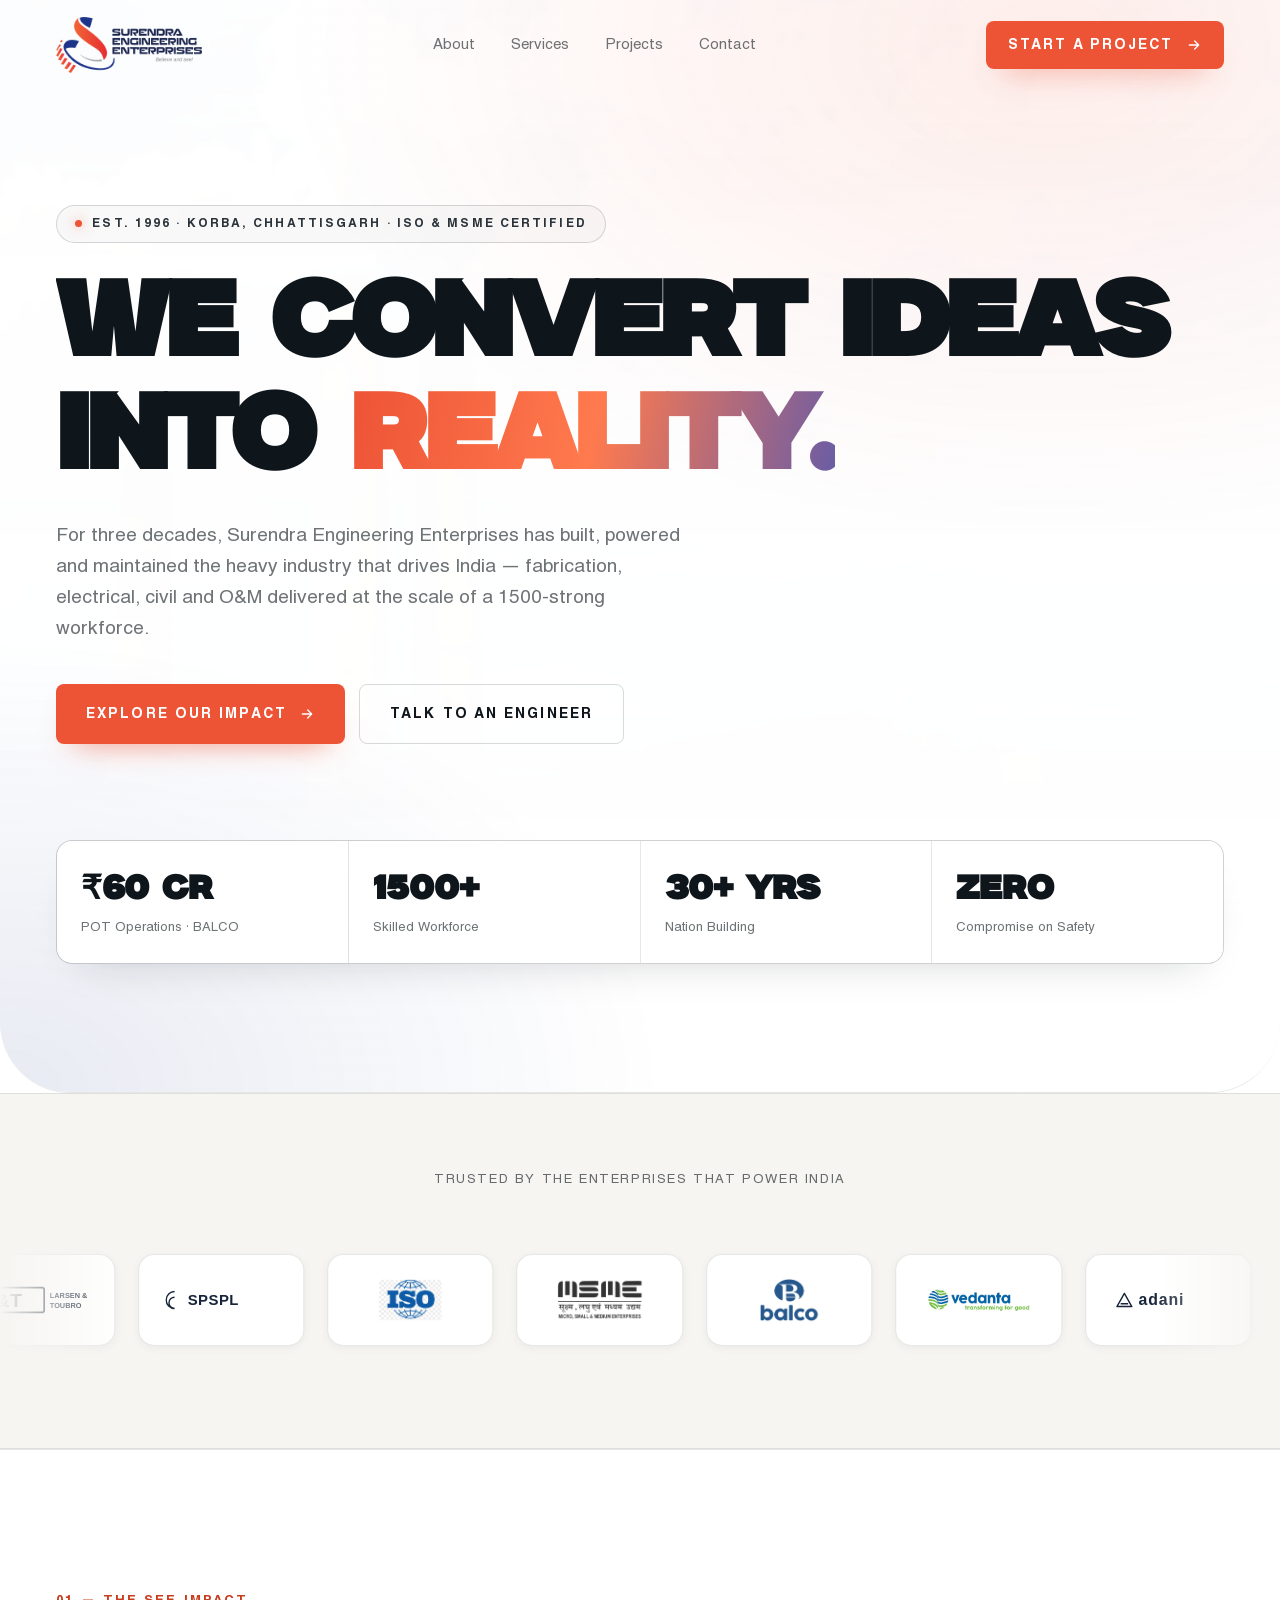
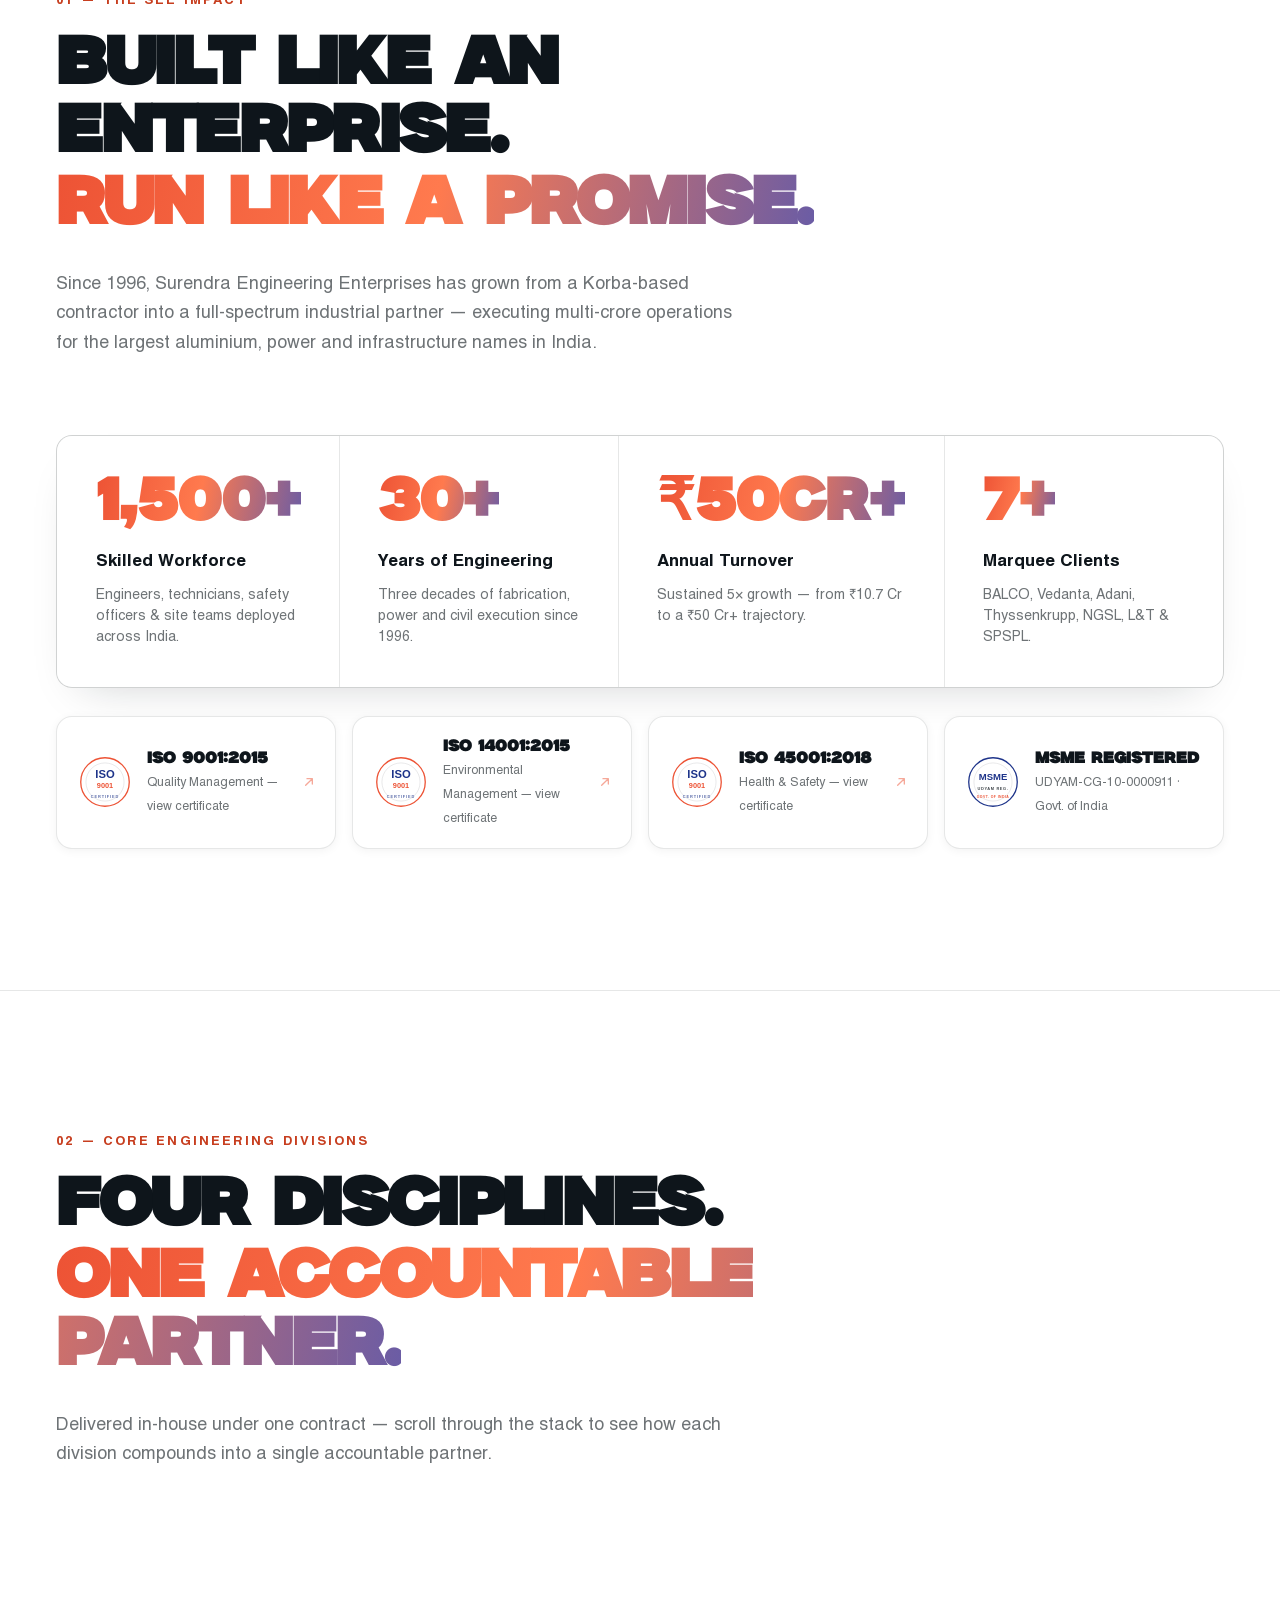
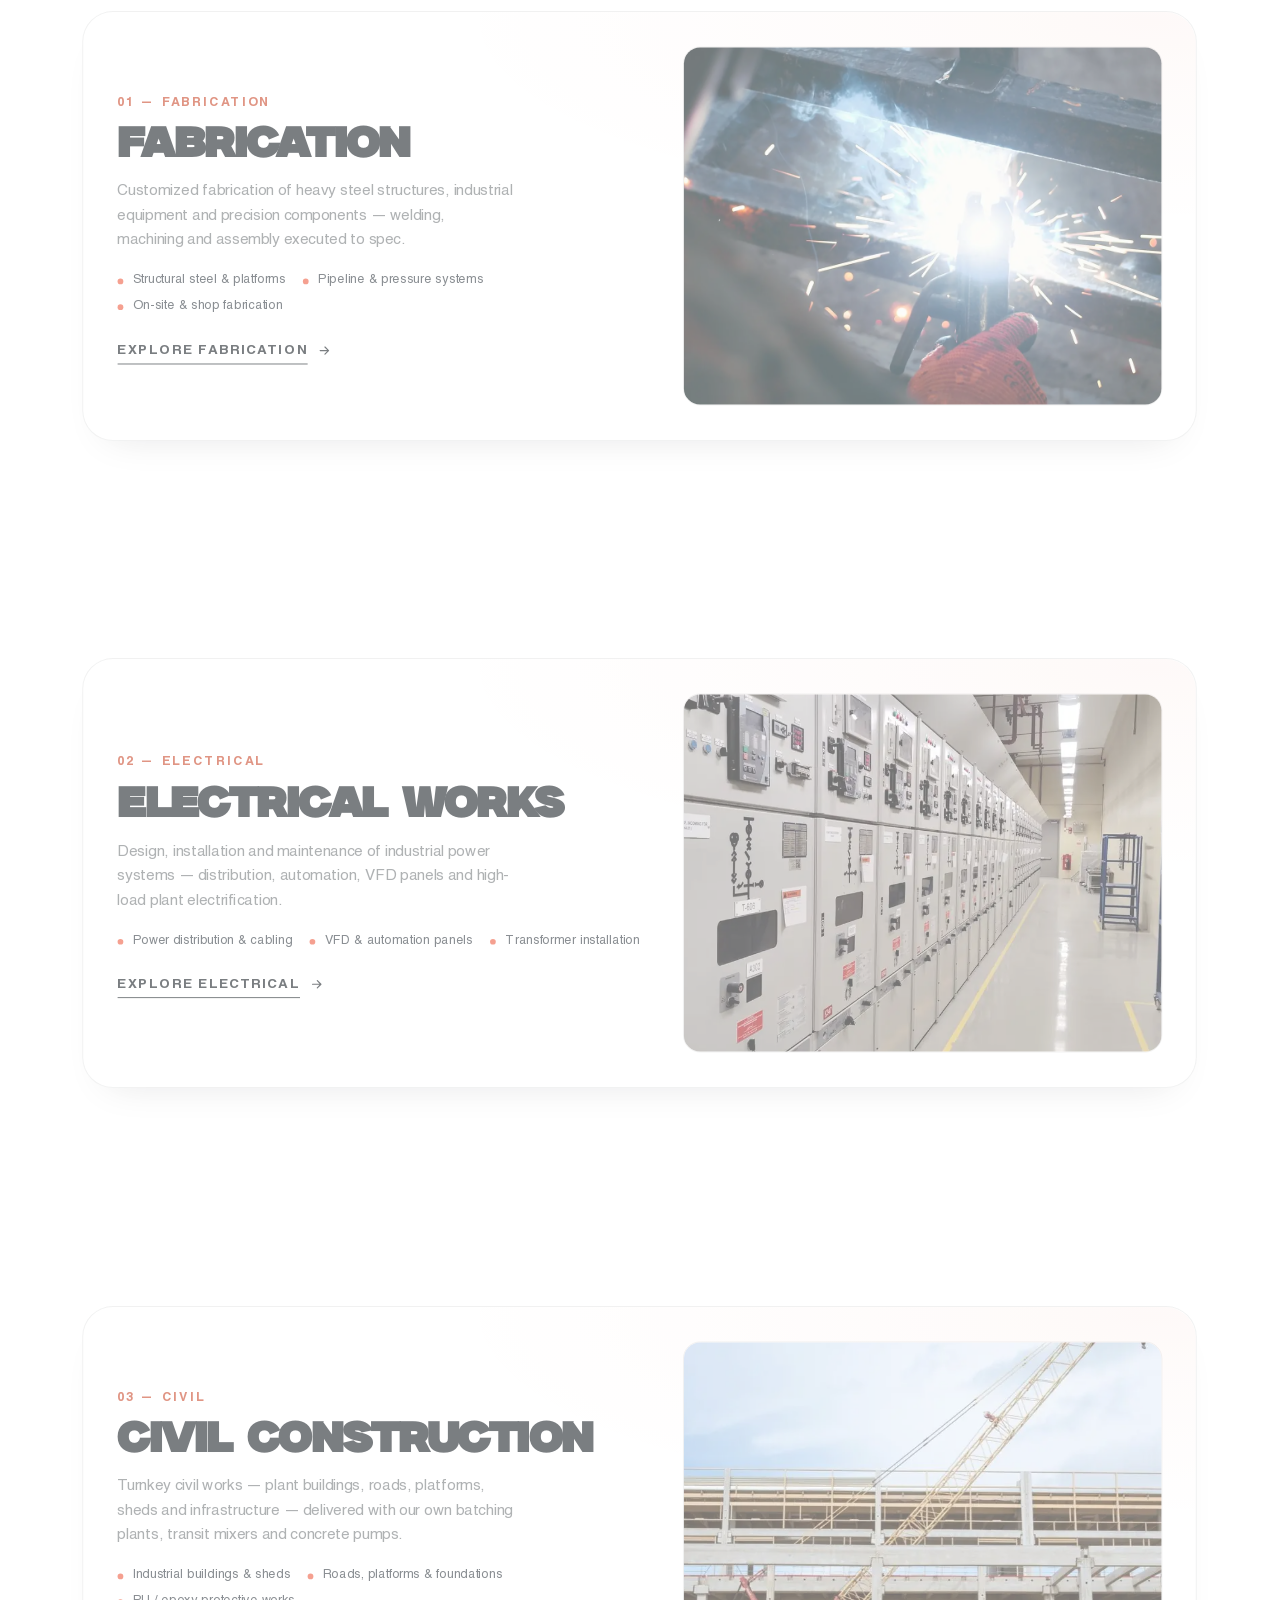
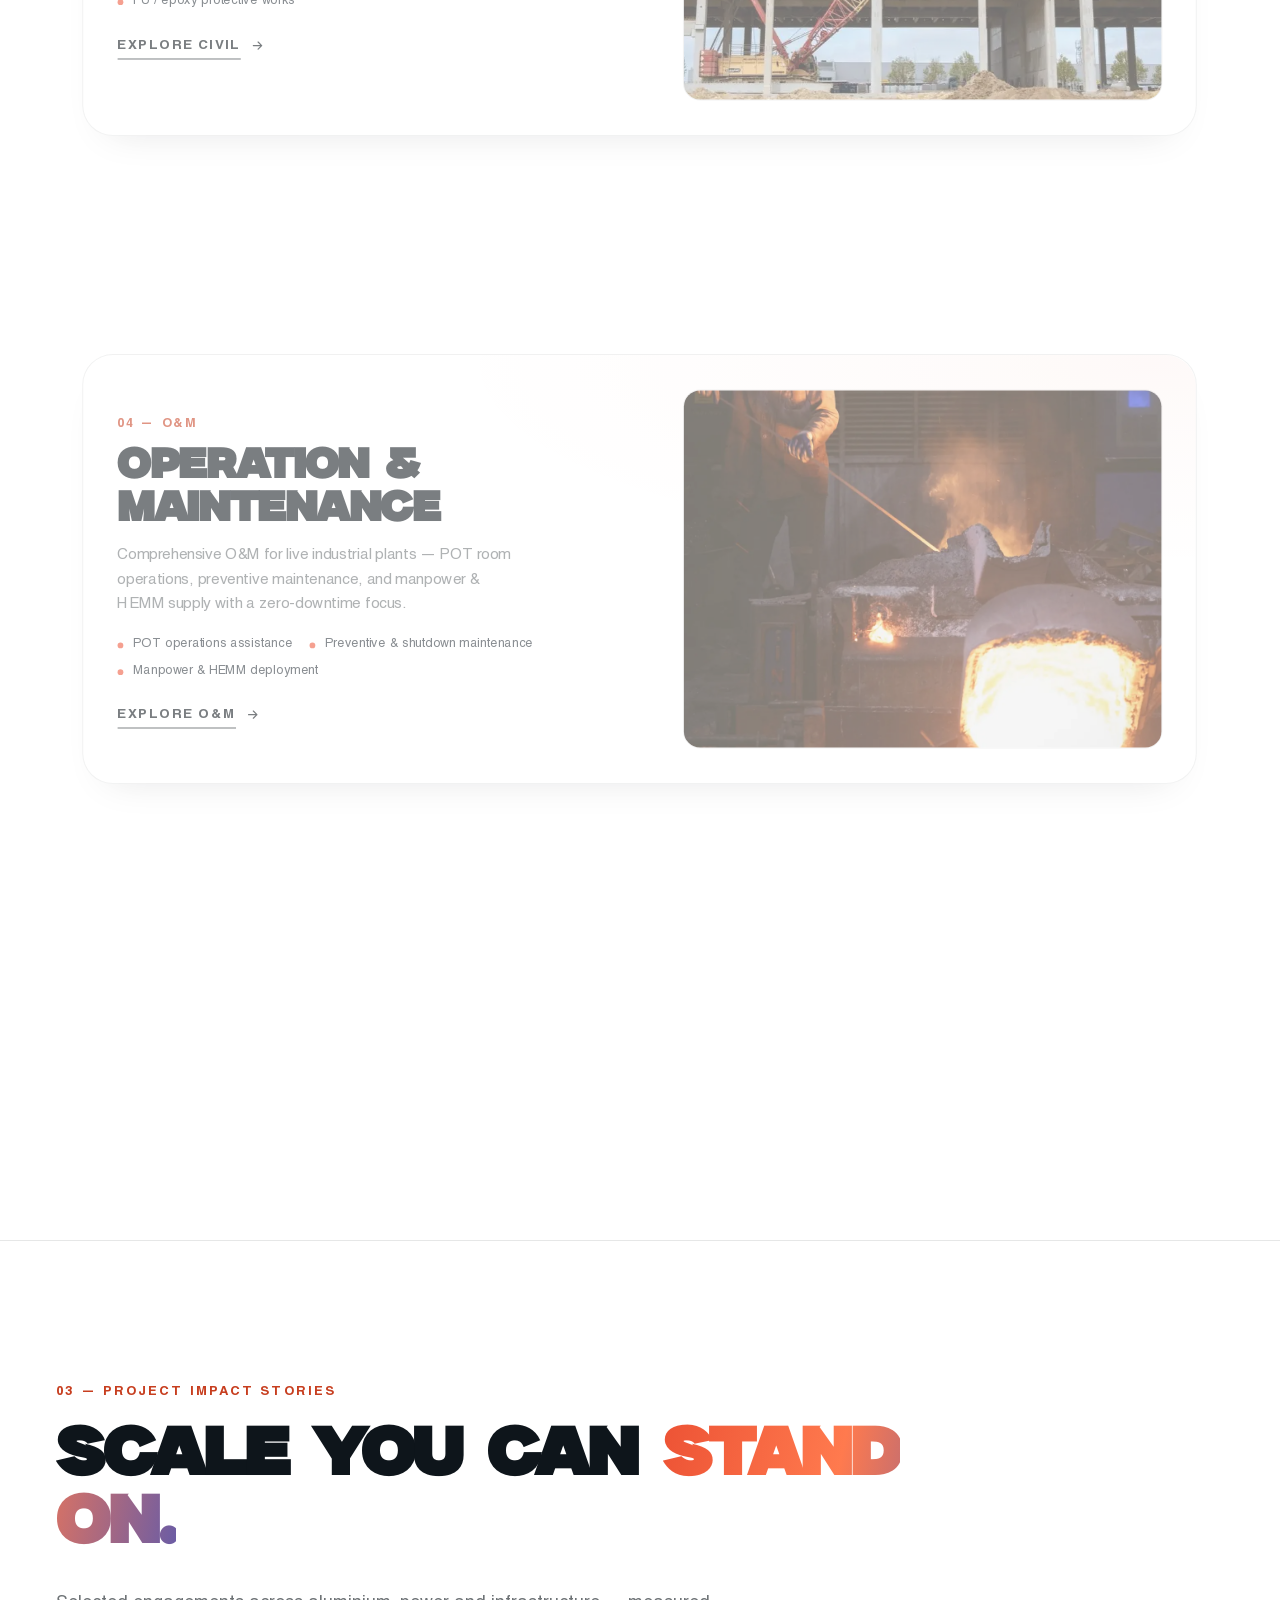
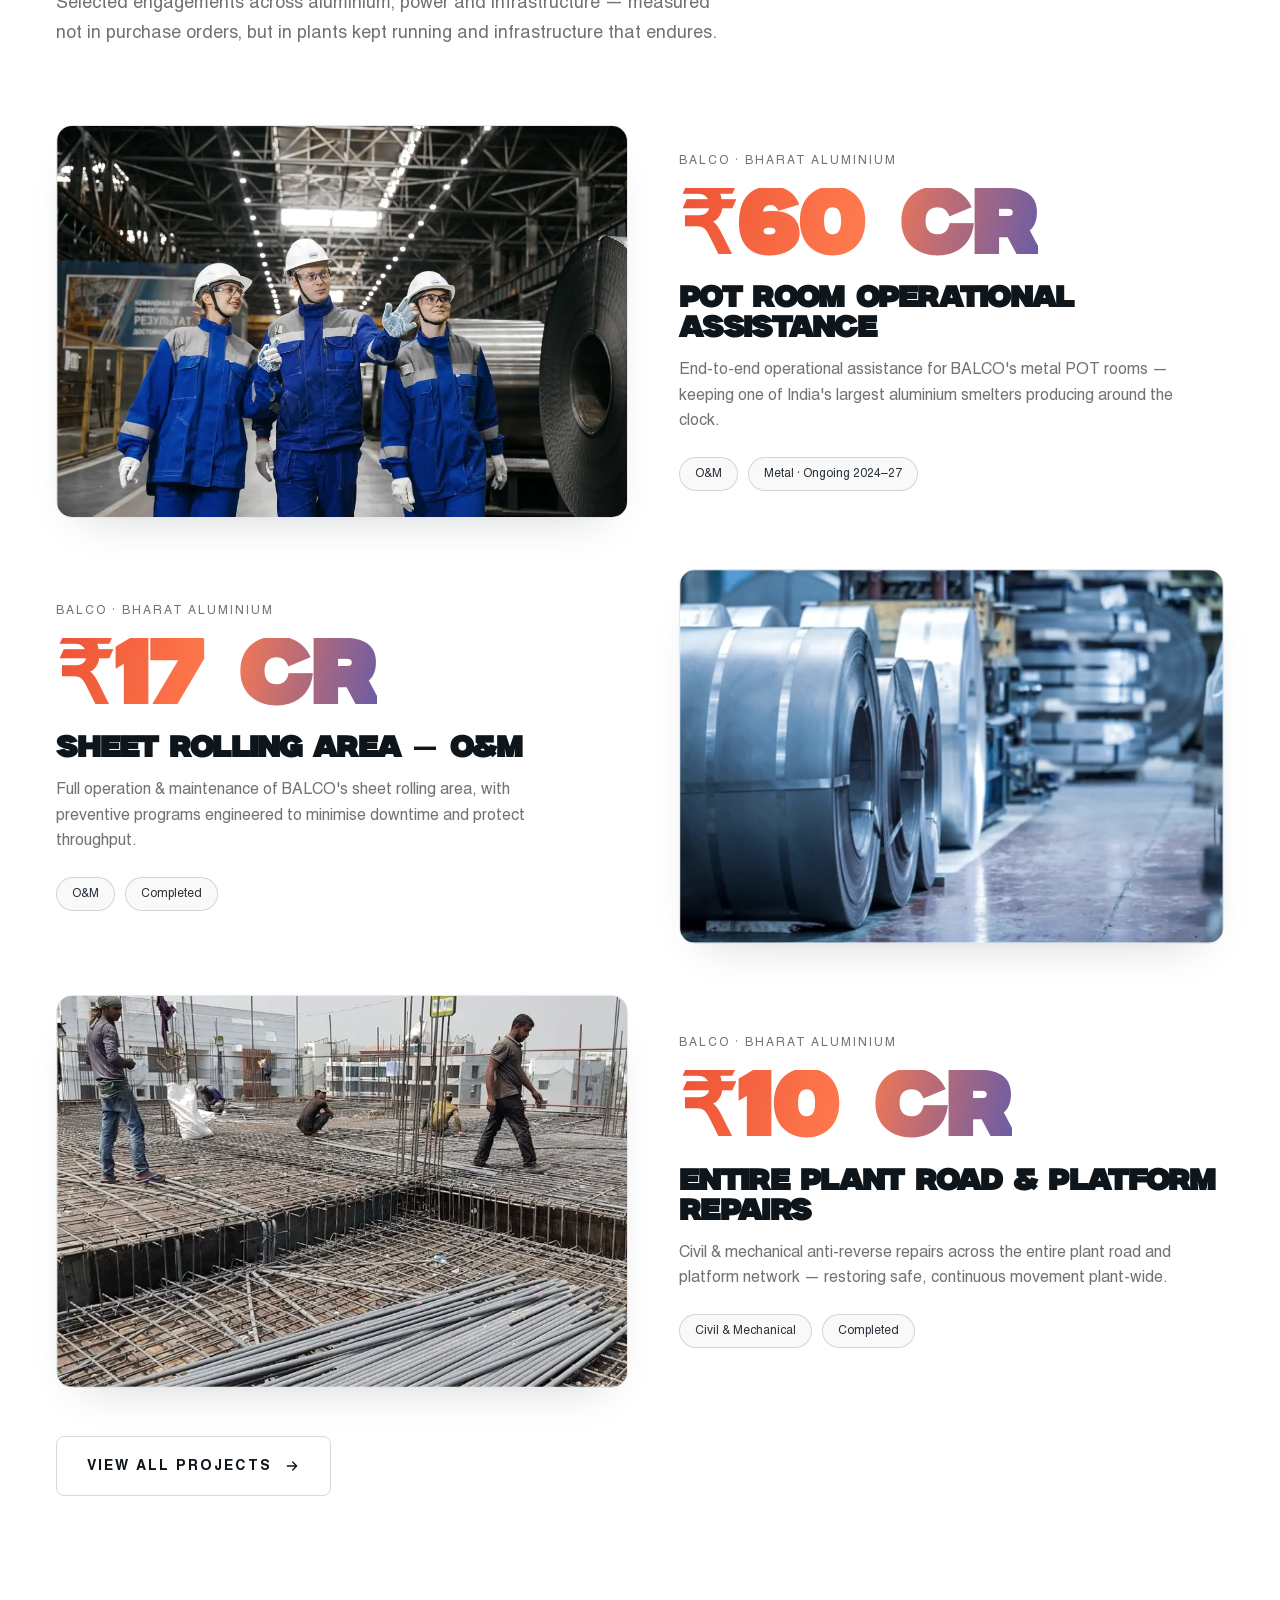
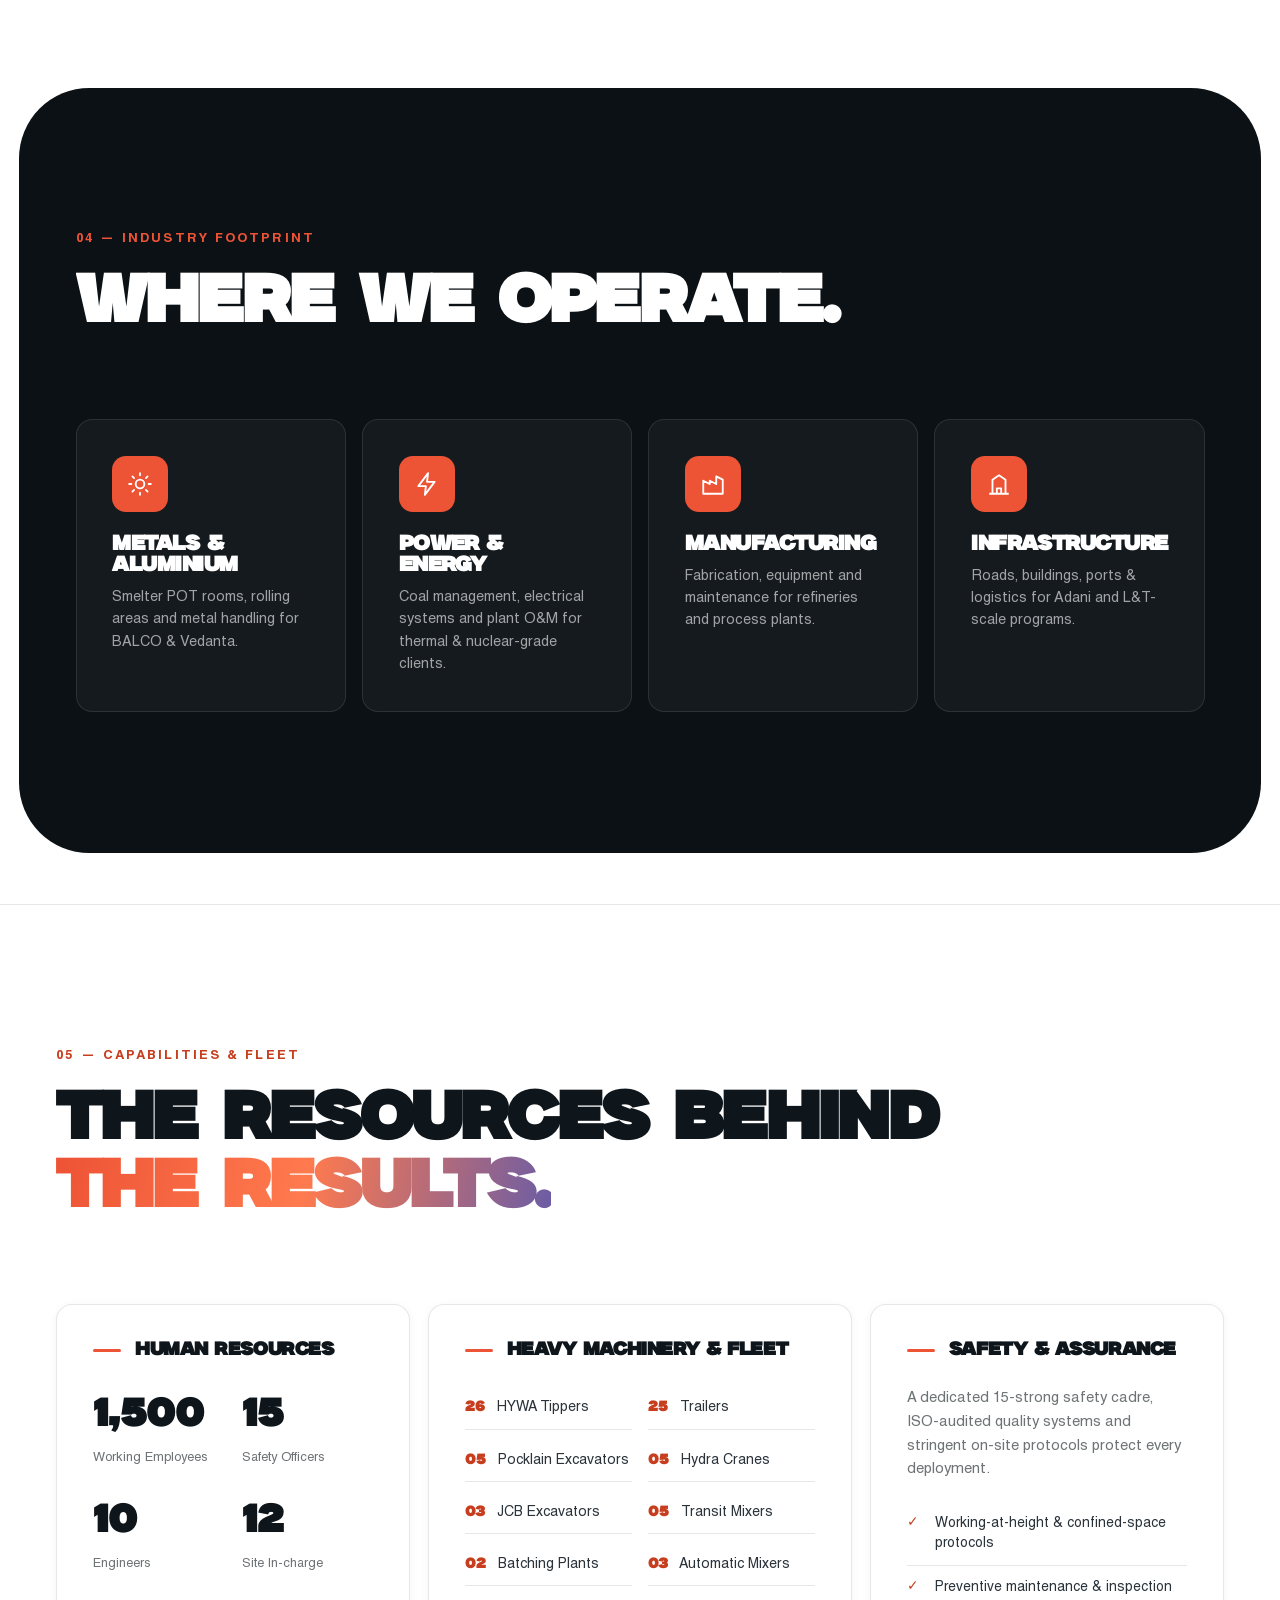
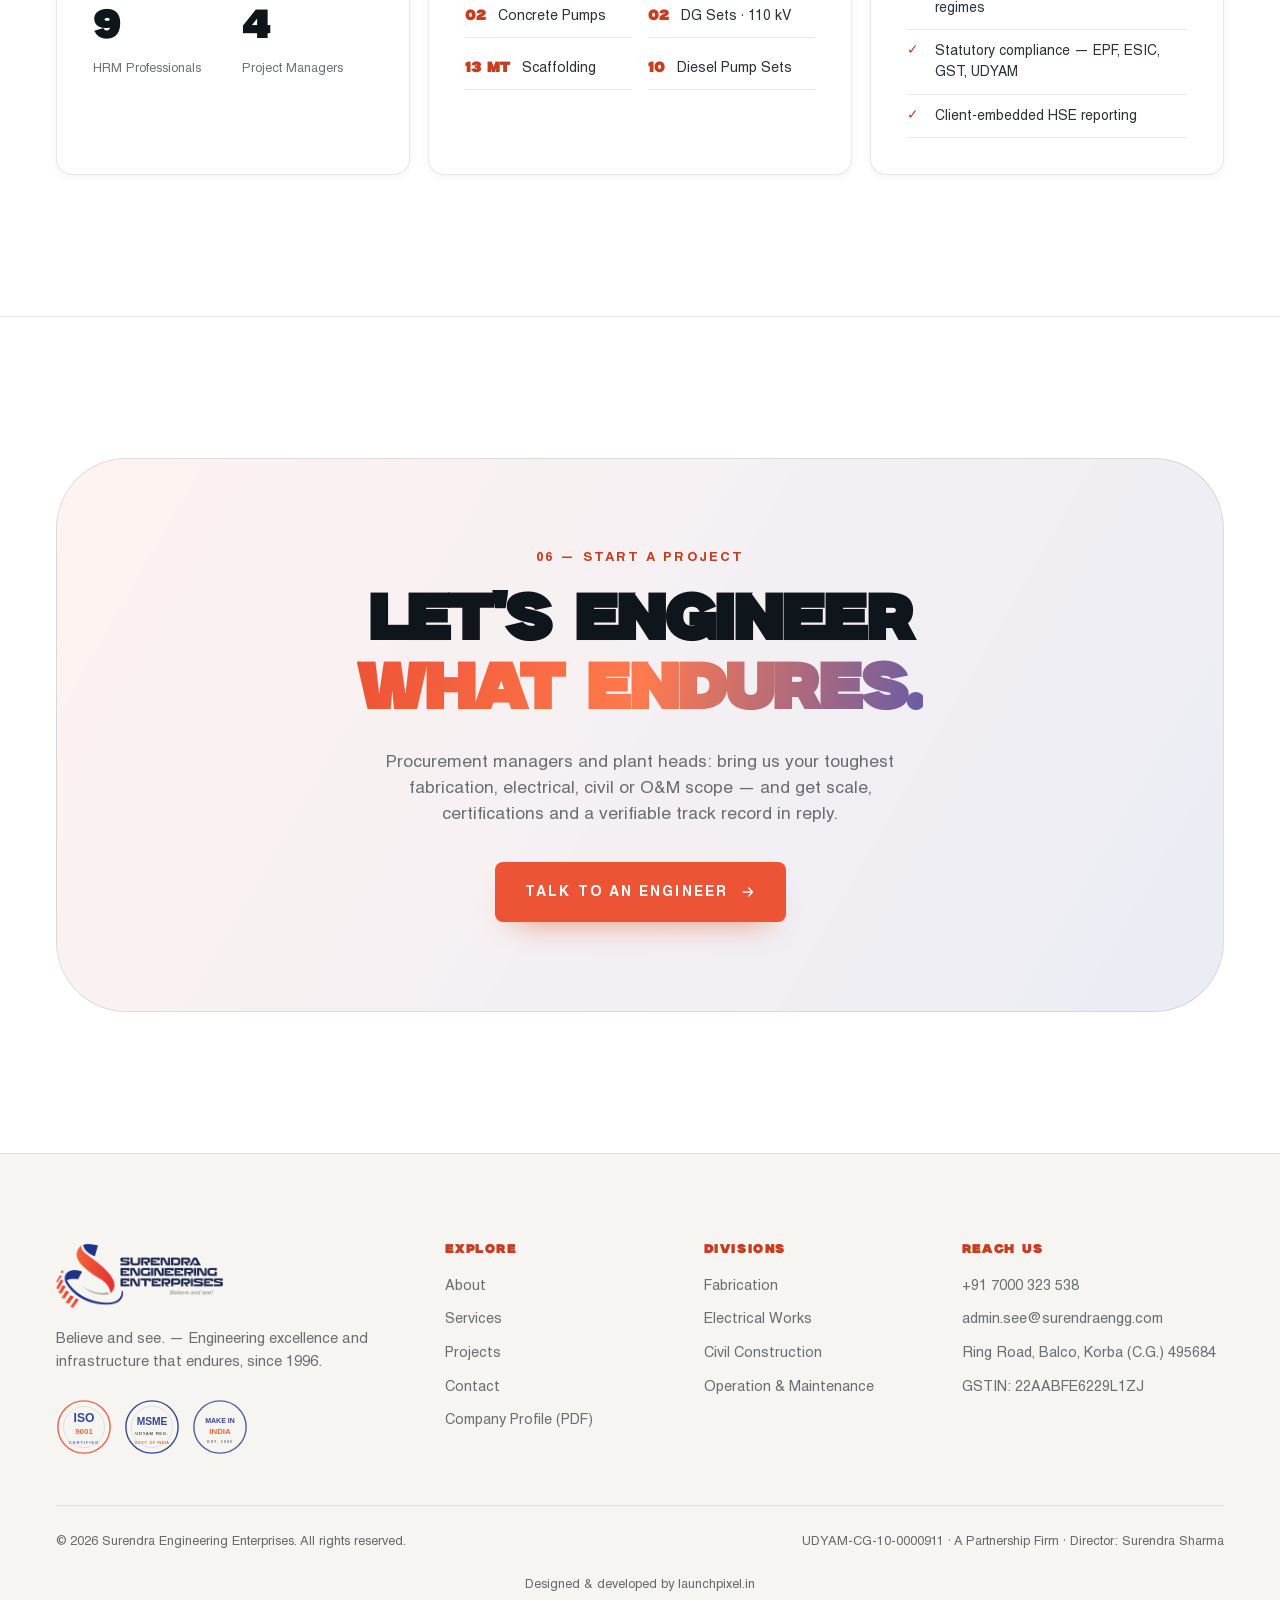
<file: index.html>
<!DOCTYPE html>
<html lang="en" class="no-js">
<head>
<meta charset="UTF-8" />
<meta name="viewport" content="width=device-width, initial-scale=1.0" />
<meta name="theme-color" content="#ffffff" />
<title>Surendra Engineering Enterprises — Engineering Excellence. Infrastructure That Endures.</title>
<meta name="description" content="Surendra Engineering Enterprises (SEE) is an ISO & MSME-certified industrial engineering firm delivering fabrication, electrical, civil & O&M services at scale. 1500+ workforce, 30+ years, trusted by BALCO, Vedanta, Adani, L&T & Thyssenkrupp." />
<meta name="keywords" content="industrial engineering, fabrication, electrical works, civil construction, operation and maintenance, BALCO, Vedanta, Korba, EPC contractor, plant maintenance, POT operations" />
<meta name="author" content="Surendra Engineering Enterprises" />
<link rel="canonical" href="https://www.surendraengg.com/" />
<meta property="og:type" content="website" />
<meta property="og:title" content="Surendra Engineering Enterprises — Infrastructure That Endures" />
<meta property="og:description" content="ISO & MSME-certified industrial engineering at scale. Fabrication, Electrical, Civil & O&M. 1500+ workforce. Trusted by BALCO, Vedanta, Adani, L&T." />
<meta property="og:url" content="https://www.surendraengg.com/" />
<meta property="og:image" content="https://www.surendraengg.com/assets/see-logo.png" />
<meta property="og:site_name" content="Surendra Engineering Enterprises" />
<meta name="twitter:card" content="summary_large_image" />
<meta name="twitter:title" content="Surendra Engineering Enterprises" />
<meta name="twitter:description" content="Engineering Excellence. Infrastructure That Endures." />
<link rel="icon" type="image/svg+xml" href="assets/favicon.svg" />
<link rel="apple-touch-icon" href="assets/see-logo.png" />
<link rel="preload" href="assets/fonts/Helvetica.woff2" as="font" type="font/woff2" crossorigin />
<link rel="preload" href="assets/fonts/Helvetica-Bold.woff2" as="font" type="font/woff2" crossorigin />
<link rel="preload" href="assets/fonts/Milker.woff2" as="font" type="font/woff2" crossorigin />
<link rel="stylesheet" href="css/styles.css?v=2" />
<script type="application/ld+json">
{
  "@context": "https://schema.org", "@type": "Organization",
  "name": "Surendra Engineering Enterprises", "alternateName": "SEE",
  "url": "https://www.surendraengg.com/", "logo": "https://www.surendraengg.com/assets/see-logo.png",
  "slogan": "Believe and see!", "foundingDate": "1996",
  "description": "ISO & MSME-certified industrial engineering firm specializing in fabrication, electrical works, civil construction and operation & maintenance services for heavy industry.",
  "numberOfEmployees": { "@type": "QuantitativeValue", "value": 1500 },
  "address": { "@type": "PostalAddress", "streetAddress": "Ring Road, Near HP Petrol Pump, Balco", "addressLocality": "Korba", "addressRegion": "Chhattisgarh", "postalCode": "495684", "addressCountry": "IN" },
  "contactPoint": { "@type": "ContactPoint", "telephone": "+91-7000-323-538", "contactType": "sales", "email": "admin.see@surendraengg.com", "areaServed": "IN", "availableLanguage": ["en", "hi"] },
  "founder": { "@type": "Person", "name": "Surendra Sharma" }
}
</script>
</head>
<body data-scroll-container>

<canvas class="click-spark" id="clickSpark" aria-hidden="true"></canvas>

<header class="nav" id="nav">
  <div class="container">
    <a href="index.html" class="nav__brand" aria-label="Surendra Engineering Enterprises home"><img src="assets/see-logo.png" alt="Surendra Engineering Enterprises" class="nav__logo" /></a>
    <nav class="nav__menu" aria-label="Primary">
      <a href="about.html">About</a>
      <a href="services.html">Services</a>
      <a href="projects.html">Projects</a>
      <a href="contact.html">Contact</a>
    </nav>
    <div class="nav__right">
      <a href="contact.html" class="btn btn--orange nav__cta" data-magnetic><span><b>Start a Project</b><svg viewBox="0 0 24 24" fill="none"><path d="M5 12h14M13 6l6 6-6 6" stroke="currentColor" stroke-width="2" stroke-linecap="round" stroke-linejoin="round"/></svg></span></a>
      <button class="burger" id="burger" aria-label="Toggle menu" aria-expanded="false"><span></span><span></span></button>
    </div>
  </div>
</header>

<div class="mobile-menu" id="mobileMenu" aria-hidden="true">
  <a href="about.html">About</a>
  <a href="services.html">Services</a>
  <a href="projects.html">Projects</a>
  <a href="contact.html">Contact</a>
  <a href="contact.html" class="mm-cta">Start a Project →</a>
</div>

<main id="top">

  <!-- 1 · HERO -->
  <section class="hero" id="hero">
    <div class="hero__bg" aria-hidden="true">
      <img src="assets/img/chimney-epc.webp" alt="" loading="eager" />
      <div class="hero__blueprint" style="background-image:url('assets/blueprint.svg')"></div>
      <div class="hero__veil"></div>
    </div>
    <div class="container">
      <div class="eyebrow hero__eyebrow"><span class="dot"></span> EST. 1996 · KORBA, CHHATTISGARH · ISO &amp; MSME CERTIFIED</div>
      <h1 class="hero__title" data-anim="lines">We convert ideas<br />into <em>reality.</em></h1>
      <p class="hero__sub">For three decades, Surendra Engineering Enterprises has built, powered and maintained the heavy industry that drives India — fabrication, electrical, civil and O&amp;M delivered at the scale of a 1500-strong workforce.</p>
      <div class="hero__actions">
        <a href="projects.html" class="btn btn--orange" data-magnetic><span><b>Explore Our Impact</b><svg viewBox="0 0 24 24" fill="none"><path d="M5 12h14M13 6l6 6-6 6" stroke="currentColor" stroke-width="2" stroke-linecap="round" stroke-linejoin="round"/></svg></span></a>
        <a href="contact.html" class="btn btn--light" data-magnetic><span><b>Talk to an Engineer</b></span></a>
      </div>
      <div class="hero__ticker">
        <div class="ti"><b>₹60 Cr</b><span>POT Operations · BALCO</span></div>
        <div class="ti"><b>1500+</b><span>Skilled Workforce</span></div>
        <div class="ti"><b>30+ Yrs</b><span>Nation Building</span></div>
        <div class="ti"><b>Zero</b><span>Compromise on Safety</span></div>
      </div>
    </div>
  </section>

  <!-- 2 · CLIENTS MARQUEE -->
  <section class="clients" id="clients" aria-label="Trusted by industry leaders">
    <div class="clients__label" data-anim="fade">Trusted by the enterprises that power India</div>
    <div class="marquee">
      <div class="marquee__track">
        <div class="marquee__group">
          <span class="marquee__chip"><img src="assets/logos/balco.png" alt="BALCO" /></span>
          <span class="marquee__chip"><img src="assets/logos/vedanta.png" alt="Vedanta" /></span>
          <span class="marquee__chip"><img src="assets/logos/adani.svg" alt="Adani" /></span>
          <span class="marquee__chip"><img src="assets/logos/thyssenkrupp.svg" alt="thyssenkrupp" /></span>
          <span class="marquee__chip"><img src="assets/logos/ngsl.svg" alt="NGSL" /></span>
          <span class="marquee__chip"><img src="assets/logos/lt.svg" alt="Larsen &amp; Toubro" /></span>
          <span class="marquee__chip"><img src="assets/logos/spspl.svg" alt="SPSPL" /></span>
          <span class="marquee__chip"><img src="assets/logos/iso.png" alt="ISO 9001 Certified" /></span>
          <span class="marquee__chip"><img src="assets/logos/msme.png" alt="MSME Registered" /></span>
        </div>
        <div class="marquee__group" aria-hidden="true">
          <span class="marquee__chip"><img src="assets/logos/balco.png" alt="" /></span>
          <span class="marquee__chip"><img src="assets/logos/vedanta.png" alt="" /></span>
          <span class="marquee__chip"><img src="assets/logos/adani.svg" alt="" /></span>
          <span class="marquee__chip"><img src="assets/logos/thyssenkrupp.svg" alt="" /></span>
          <span class="marquee__chip"><img src="assets/logos/ngsl.svg" alt="" /></span>
          <span class="marquee__chip"><img src="assets/logos/lt.svg" alt="" /></span>
          <span class="marquee__chip"><img src="assets/logos/spspl.svg" alt="" /></span>
          <span class="marquee__chip"><img src="assets/logos/iso.png" alt="" /></span>
          <span class="marquee__chip"><img src="assets/logos/msme.png" alt="" /></span>
        </div>
      </div>
    </div>
  </section>

  <!-- 3 · IMPACT -->
  <section class="section" id="about">
    <div class="container">
      <div class="section__head">
        <span class="section__tag" data-anim="fade">01 — The SEE Impact</span>
        <h2 class="section__title" data-anim="lines">Built like an enterprise.<br /><span class="grad">Run like a promise.</span></h2>
        <p class="section__lead" data-anim="fade">Since 1996, Surendra Engineering Enterprises has grown from a Korba-based contractor into a full-spectrum industrial partner — executing multi-crore operations for the largest aluminium, power and infrastructure names in India.</p>
      </div>
      <div class="stats" data-stagger>
        <div class="stat" data-anim="fade"><div class="stat__num"><span class="grad" data-count="1500" data-suffix="+">0</span></div><div class="stat__label">Skilled Workforce</div><p class="stat__desc">Engineers, technicians, safety officers &amp; site teams deployed across India.</p></div>
        <div class="stat" data-anim="fade"><div class="stat__num"><span class="grad" data-count="30" data-suffix="+">0</span></div><div class="stat__label">Years of Engineering</div><p class="stat__desc">Three decades of fabrication, power and civil execution since 1996.</p></div>
        <div class="stat" data-anim="fade"><div class="stat__num"><span class="grad">₹<span data-count="50" data-suffix="Cr+">0</span></span></div><div class="stat__label">Annual Turnover</div><p class="stat__desc">Sustained 5× growth — from ₹10.7 Cr to a ₹50 Cr+ trajectory.</p></div>
        <div class="stat" data-anim="fade"><div class="stat__num"><span class="grad" data-count="7" data-suffix="+">0</span></div><div class="stat__label">Marquee Clients</div><p class="stat__desc">BALCO, Vedanta, Adani, Thyssenkrupp, NGSL, L&amp;T &amp; SPSPL.</p></div>
      </div>
      <div class="certs" data-stagger>
        <a class="cert-chip" href="assets/certs/iso-9001-2015-quality.pdf" target="_blank" rel="noopener" data-anim="fade"><img src="assets/badges/iso.svg" alt="ISO 9001:2015 certificate" /><div><strong>ISO 9001:2015</strong><span>Quality Management — view certificate</span></div></a>
        <a class="cert-chip" href="assets/certs/iso-14001-2015-environmental.pdf" target="_blank" rel="noopener" data-anim="fade"><img src="assets/badges/iso.svg" alt="ISO 14001:2015 certificate" /><div><strong>ISO 14001:2015</strong><span>Environmental Management — view certificate</span></div></a>
        <a class="cert-chip" href="assets/certs/iso-45001-2018-safety.pdf" target="_blank" rel="noopener" data-anim="fade"><img src="assets/badges/iso.svg" alt="ISO 45001:2018 certificate" /><div><strong>ISO 45001:2018</strong><span>Health &amp; Safety — view certificate</span></div></a>
        <div class="cert-chip" data-anim="fade"><img src="assets/badges/msme.svg" alt="MSME" /><div><strong>MSME Registered</strong><span>UDYAM-CG-10-0000911 · Govt. of India</span></div></div>
      </div>
    </div>
  </section>

  <!-- 4 · DIVISIONS (scroll stack) -->
  <section class="section scroll-stack" id="divisions">
    <div class="container">
      <div class="section__head">
        <span class="section__tag" data-anim="fade">02 — Core Engineering Divisions</span>
        <h2 class="section__title" data-anim="lines">Four disciplines.<br /><span class="grad">One accountable partner.</span></h2>
        <p class="section__lead" data-anim="fade">Delivered in-house under one contract — scroll through the stack to see how each division compounds into a single accountable partner.</p>
      </div>
      <div class="stack" data-scroll-stack>

        <article class="stack-card">
          <div class="stack-card__body">
            <span class="stack-card__no">01 — Fabrication</span>
            <h3>Fabrication</h3>
            <p>Customized fabrication of heavy steel structures, industrial equipment and precision components — welding, machining and assembly executed to spec.</p>
            <ul class="stack-card__list"><li>Structural steel &amp; platforms</li><li>Pipeline &amp; pressure systems</li><li>On-site &amp; shop fabrication</li></ul>
            <a href="services.html#fabrication" class="btn-simple stack-card__cta"><span>Explore fabrication</span><svg viewBox="0 0 24 24" fill="none"><path d="M5 12h14M13 6l6 6-6 6" stroke="currentColor" stroke-width="2" stroke-linecap="round" stroke-linejoin="round"/></svg></a>
          </div>
          <div class="stack-card__media"><img src="assets/img/furnace-construction.webp" alt="Steel fabrication and welding" loading="lazy" /></div>
        </article>

        <article class="stack-card">
          <div class="stack-card__body">
            <span class="stack-card__no">02 — Electrical</span>
            <h3>Electrical Works</h3>
            <p>Design, installation and maintenance of industrial power systems — distribution, automation, VFD panels and high-load plant electrification.</p>
            <ul class="stack-card__list"><li>Power distribution &amp; cabling</li><li>VFD &amp; automation panels</li><li>Transformer installation</li></ul>
            <a href="services.html#electrical" class="btn-simple stack-card__cta"><span>Explore electrical</span><svg viewBox="0 0 24 24" fill="none"><path d="M5 12h14M13 6l6 6-6 6" stroke="currentColor" stroke-width="2" stroke-linecap="round" stroke-linejoin="round"/></svg></a>
          </div>
          <div class="stack-card__media"><img src="assets/img/supply-install.webp" alt="Industrial electrical control panel" loading="lazy" /></div>
        </article>

        <article class="stack-card">
          <div class="stack-card__body">
            <span class="stack-card__no">03 — Civil</span>
            <h3>Civil Construction</h3>
            <p>Turnkey civil works — plant buildings, roads, platforms, sheds and infrastructure — delivered with our own batching plants, transit mixers and concrete pumps.</p>
            <ul class="stack-card__list"><li>Industrial buildings &amp; sheds</li><li>Roads, platforms &amp; foundations</li><li>PU / epoxy protective works</li></ul>
            <a href="services.html#civil" class="btn-simple stack-card__cta"><span>Explore civil</span><svg viewBox="0 0 24 24" fill="none"><path d="M5 12h14M13 6l6 6-6 6" stroke="currentColor" stroke-width="2" stroke-linecap="round" stroke-linejoin="round"/></svg></a>
          </div>
          <div class="stack-card__media"><img src="assets/img/refractory.webp" alt="Heavy civil construction site" loading="lazy" /></div>
        </article>

        <article class="stack-card">
          <div class="stack-card__body">
            <span class="stack-card__no">04 — O&amp;M</span>
            <h3>Operation &amp; Maintenance</h3>
            <p>Comprehensive O&amp;M for live industrial plants — POT room operations, preventive maintenance, and manpower &amp; HEMM supply with a zero-downtime focus.</p>
            <ul class="stack-card__list"><li>POT operations assistance</li><li>Preventive &amp; shutdown maintenance</li><li>Manpower &amp; HEMM deployment</li></ul>
            <a href="services.html#om" class="btn-simple stack-card__cta"><span>Explore O&amp;M</span><svg viewBox="0 0 24 24" fill="none"><path d="M5 12h14M13 6l6 6-6 6" stroke="currentColor" stroke-width="2" stroke-linecap="round" stroke-linejoin="round"/></svg></a>
          </div>
          <div class="stack-card__media"><img src="assets/img/hot-operations.webp" alt="Plant operation and maintenance crew" loading="lazy" /></div>
        </article>

        <div class="scroll-stack-end"></div>
      </div>
    </div>
  </section>

  <!-- 5 · PROJECT IMPACT STORIES (teaser) -->
  <section class="section" id="projects">
    <div class="container">
      <div class="section__head">
        <span class="section__tag" data-anim="fade">03 — Project Impact Stories</span>
        <h2 class="section__title" data-anim="lines">Scale you can <span class="grad">stand on.</span></h2>
        <p class="section__lead" data-anim="fade">Selected engagements across aluminium, power and infrastructure — measured not in purchase orders, but in plants kept running and infrastructure that endures.</p>
      </div>
      <div class="cases">
        <article class="case" data-anim="fade" data-card>
          <div class="case__media reveal-media"><img class="reveal-media__img" src="assets/img/who-we-are.webp" alt="Aluminium pot room operations" loading="lazy" /></div>
          <div class="case__info"><div class="case__client">BALCO · Bharat Aluminium</div><div class="case__value"><span class="grad">₹60 Cr</span></div><h3 class="case__name">POT Room Operational Assistance</h3><p class="case__desc">End-to-end operational assistance for BALCO's metal POT rooms — keeping one of India's largest aluminium smelters producing around the clock.</p><div class="case__tags"><span>O&amp;M</span><span>Metal · Ongoing 2024–27</span></div></div>
        </article>
        <article class="case case--rev" data-anim="fade" data-card>
          <div class="case__media reveal-media"><img class="reveal-media__img" src="assets/img/metals.webp" alt="Sheet rolling mill maintenance" loading="lazy" /></div>
          <div class="case__info"><div class="case__client">BALCO · Bharat Aluminium</div><div class="case__value"><span class="grad">₹17 Cr</span></div><h3 class="case__name">Sheet Rolling Area — O&amp;M</h3><p class="case__desc">Full operation &amp; maintenance of BALCO's sheet rolling area, with preventive programs engineered to minimise downtime and protect throughput.</p><div class="case__tags"><span>O&amp;M</span><span>Completed</span></div></div>
        </article>
        <article class="case" data-anim="fade" data-card>
          <div class="case__media reveal-media"><img class="reveal-media__img" src="assets/img/furnace-demolition.webp" alt="Plant road and platform civil works" loading="lazy" /></div>
          <div class="case__info"><div class="case__client">BALCO · Bharat Aluminium</div><div class="case__value"><span class="grad">₹10 Cr</span></div><h3 class="case__name">Entire Plant Road &amp; Platform Repairs</h3><p class="case__desc">Civil &amp; mechanical anti-reverse repairs across the entire plant road and platform network — restoring safe, continuous movement plant-wide.</p><div class="case__tags"><span>Civil &amp; Mechanical</span><span>Completed</span></div></div>
        </article>
      </div>
      <div style="margin-top:48px" data-anim="fade"><a href="projects.html" class="btn btn--light" data-magnetic><span><b>View All Projects</b><svg viewBox="0 0 24 24" fill="none"><path d="M5 12h14M13 6l6 6-6 6" stroke="currentColor" stroke-width="2" stroke-linecap="round" stroke-linejoin="round"/></svg></span></a></div>
    </div>
  </section>

  <!-- 6 · INDUSTRY FOOTPRINT -->
  <section class="section panel-light" id="sectors">
    <div class="container">
      <div class="section__head">
        <span class="section__tag" data-anim="fade">04 — Industry Footprint</span>
        <h2 class="section__title" data-anim="lines">Where we operate.</h2>
      </div>
      <div class="sectors-grid" data-stagger>
        <div class="sector" data-anim="fade" data-card><div class="sector__icon"><svg viewBox="0 0 24 24" fill="none"><path d="M12 8a4 4 0 100 8 4 4 0 000-8zM12 2v2m0 16v2M2 12h2m16 0h2M5 5l1.5 1.5M17.5 17.5 19 19M19 5l-1.5 1.5M6.5 17.5 5 19" stroke="currentColor" stroke-width="1.7" stroke-linecap="round"/></svg></div><h3>Metals &amp; Aluminium</h3><p>Smelter POT rooms, rolling areas and metal handling for BALCO &amp; Vedanta.</p></div>
        <div class="sector" data-anim="fade" data-card><div class="sector__icon"><svg viewBox="0 0 24 24" fill="none"><path d="M13 2 4 14h7l-1 8 9-12h-7l1-8z" stroke="currentColor" stroke-width="1.7" stroke-linejoin="round"/></svg></div><h3>Power &amp; Energy</h3><p>Coal management, electrical systems and plant O&amp;M for thermal &amp; nuclear-grade clients.</p></div>
        <div class="sector" data-anim="fade" data-card><div class="sector__icon"><svg viewBox="0 0 24 24" fill="none"><path d="M3 21V9l6 3V9l6 3V5l6 3v13H3z" stroke="currentColor" stroke-width="1.7" stroke-linejoin="round"/></svg></div><h3>Manufacturing</h3><p>Fabrication, equipment and maintenance for refineries and process plants.</p></div>
        <div class="sector" data-anim="fade" data-card><div class="sector__icon"><svg viewBox="0 0 24 24" fill="none"><path d="M3 21h18M6 21V8l6-4 6 4v13M10 21v-5h4v5" stroke="currentColor" stroke-width="1.7" stroke-linejoin="round"/></svg></div><h3>Infrastructure</h3><p>Roads, buildings, ports &amp; logistics for Adani and L&amp;T-scale programs.</p></div>
      </div>
    </div>
  </section>

  <!-- 7 · CAPABILITIES -->
  <section class="section" id="capabilities">
    <div class="container">
      <div class="section__head">
        <span class="section__tag" data-anim="fade">05 — Capabilities &amp; Fleet</span>
        <h2 class="section__title" data-anim="lines">The resources behind <span class="grad">the results.</span></h2>
      </div>
      <div class="cap-grid">
        <div class="cap-col" data-anim="fade">
          <h3 class="cap-col__title"><i></i>Human Resources</h3>
          <ul class="cap-stats">
            <li><b data-count="1500">0</b><span>Working Employees</span></li><li><b data-count="15">0</b><span>Safety Officers</span></li>
            <li><b data-count="10">0</b><span>Engineers</span></li><li><b data-count="12">0</b><span>Site In-charge</span></li>
            <li><b data-count="9">0</b><span>HRM Professionals</span></li><li><b data-count="4">0</b><span>Project Managers</span></li>
          </ul>
        </div>
        <div class="cap-col" data-anim="fade">
          <h3 class="cap-col__title"><i></i>Heavy Machinery &amp; Fleet</h3>
          <ul class="cap-fleet">
            <li><b>26</b> HYWA Tippers</li><li><b>25</b> Trailers</li><li><b>05</b> Pocklain Excavators</li><li><b>05</b> Hydra Cranes</li>
            <li><b>03</b> JCB Excavators</li><li><b>05</b> Transit Mixers</li><li><b>02</b> Batching Plants</li><li><b>03</b> Automatic Mixers</li>
            <li><b>02</b> Concrete Pumps</li><li><b>02</b> DG Sets · 110 kV</li><li><b>13 MT</b> Scaffolding</li><li><b>10</b> Diesel Pump Sets</li>
          </ul>
        </div>
        <div class="cap-col" data-anim="fade">
          <h3 class="cap-col__title"><i></i>Safety &amp; Assurance</h3>
          <p class="cap-lead">A dedicated 15-strong safety cadre, ISO-audited quality systems and stringent on-site protocols protect every deployment.</p>
          <ul class="cap-check"><li>Working-at-height &amp; confined-space protocols</li><li>Preventive maintenance &amp; inspection regimes</li><li>Statutory compliance — EPF, ESIC, GST, UDYAM</li><li>Client-embedded HSE reporting</li></ul>
        </div>
      </div>
    </div>
  </section>

  <!-- 8 · CTA BAND -->
  <section class="section section--stack" id="cta">
    <div class="container">
      <div class="cta-band" data-anim="scale">
        <span class="section__tag" data-anim="fade">06 — Start a Project</span>
        <h2 data-anim="lines">Let's engineer<br /><span class="grad">what endures.</span></h2>
        <p data-anim="fade">Procurement managers and plant heads: bring us your toughest fabrication, electrical, civil or O&amp;M scope — and get scale, certifications and a verifiable track record in reply.</p>
        <a href="contact.html" class="btn btn--orange" data-magnetic><span><b>Talk to an Engineer</b><svg viewBox="0 0 24 24" fill="none"><path d="M5 12h14M13 6l6 6-6 6" stroke="currentColor" stroke-width="2" stroke-linecap="round" stroke-linejoin="round"/></svg></span></a>
      </div>
    </div>
  </section>

</main>

<footer class="footer">
  <div class="container">
    <div class="footer__top">
      <div class="footer__brand">
        <img src="assets/see-logo.png" alt="Surendra Engineering Enterprises" class="footer__logo" />
        <p class="footer__tag">Believe and see. — Engineering excellence and infrastructure that endures, since 1996.</p>
        <div class="footer__badges"><img src="assets/badges/iso.svg" alt="ISO 9001 Certified" /><img src="assets/badges/msme.svg" alt="MSME Registered" /><img src="assets/badges/made-in-india.svg" alt="Make in India" /></div>
      </div>
      <div class="footer__col"><h3>Explore</h3><a href="about.html">About</a><a href="services.html">Services</a><a href="projects.html">Projects</a><a href="contact.html">Contact</a><a href="assets/certs/company-profile.pdf" target="_blank" rel="noopener">Company Profile (PDF)</a></div>
      <div class="footer__col"><h3>Divisions</h3><a href="services.html#fabrication">Fabrication</a><a href="services.html#electrical">Electrical Works</a><a href="services.html#civil">Civil Construction</a><a href="services.html#om">Operation &amp; Maintenance</a></div>
      <div class="footer__col"><h3>Reach Us</h3><a href="tel:+917000323538">+91 7000 323 538</a><a href="mailto:admin.see@surendraengg.com">admin.see@surendraengg.com</a><span>Ring Road, Balco, Korba (C.G.) 495684</span><span>GSTIN: 22AABFE6229L1ZJ</span></div>
    </div>
    <div class="footer__bottom">
      <span>© <span id="year">2026</span> Surendra Engineering Enterprises. All rights reserved.</span>
      <span class="footer__meta">UDYAM-CG-10-0000911 · A Partnership Firm · Director: Surendra Sharma</span>
      <span class="footer__credit">Designed &amp; developed by <a href="https://launchpixel.in" target="_blank" rel="noopener">launchpixel.in</a></span>
    </div>
  </div>
</footer>

<!-- No third-party animation libraries — native scroll + lightweight CSS reveals for performance -->
<script src="js/main.js?v=2" defer></script>
</body>
</html>
</file>
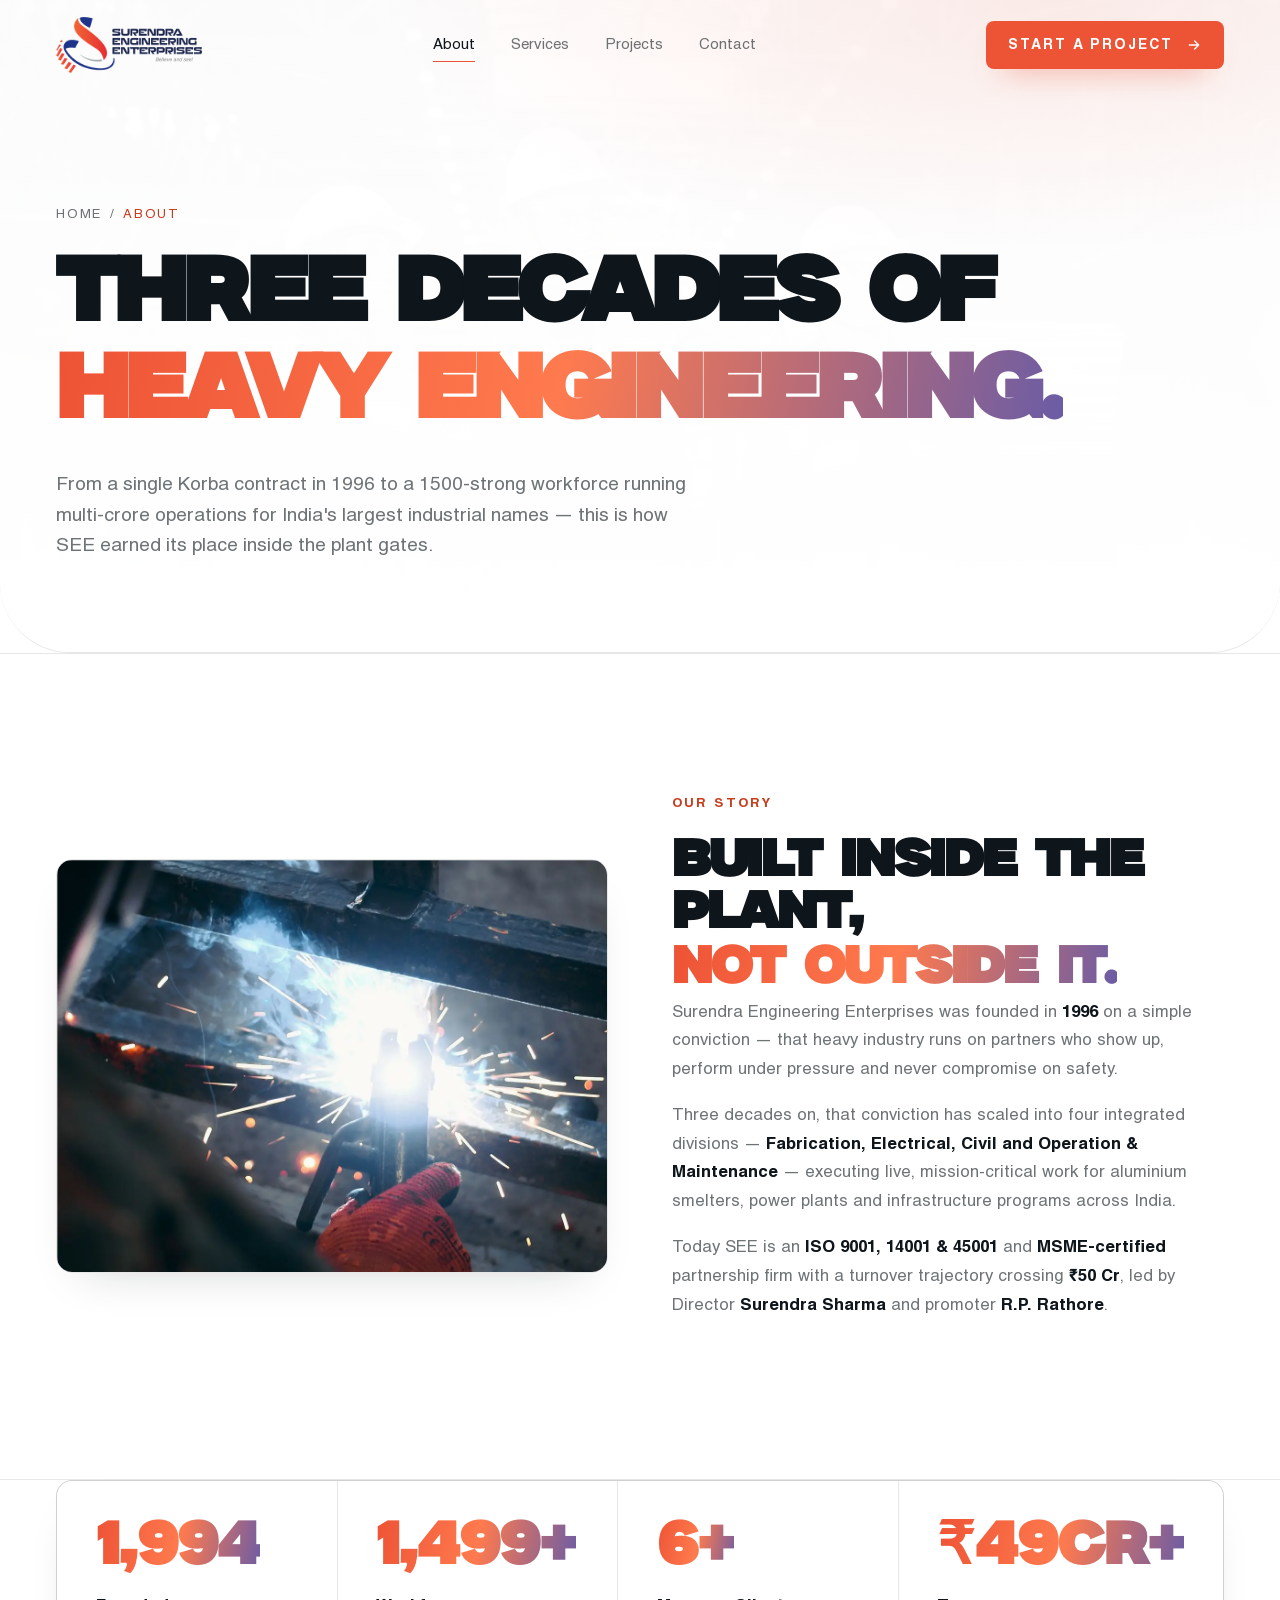
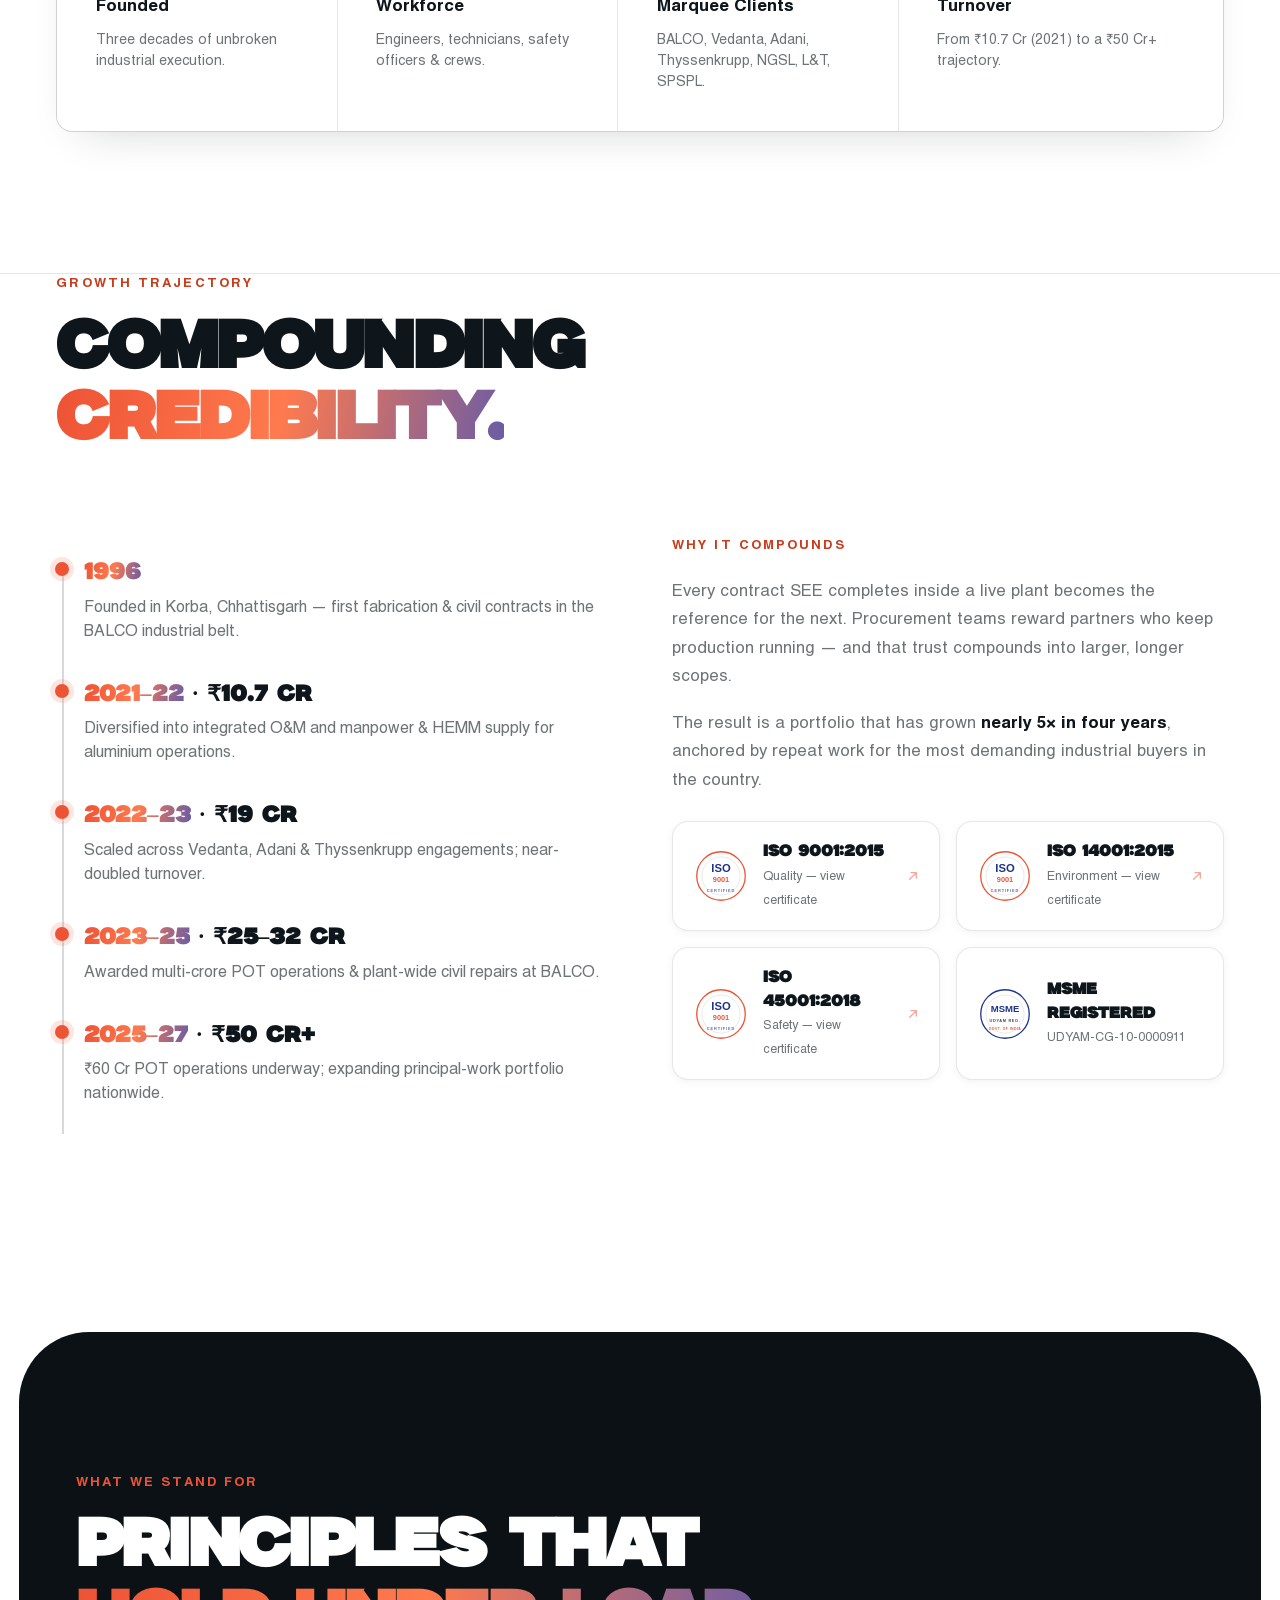
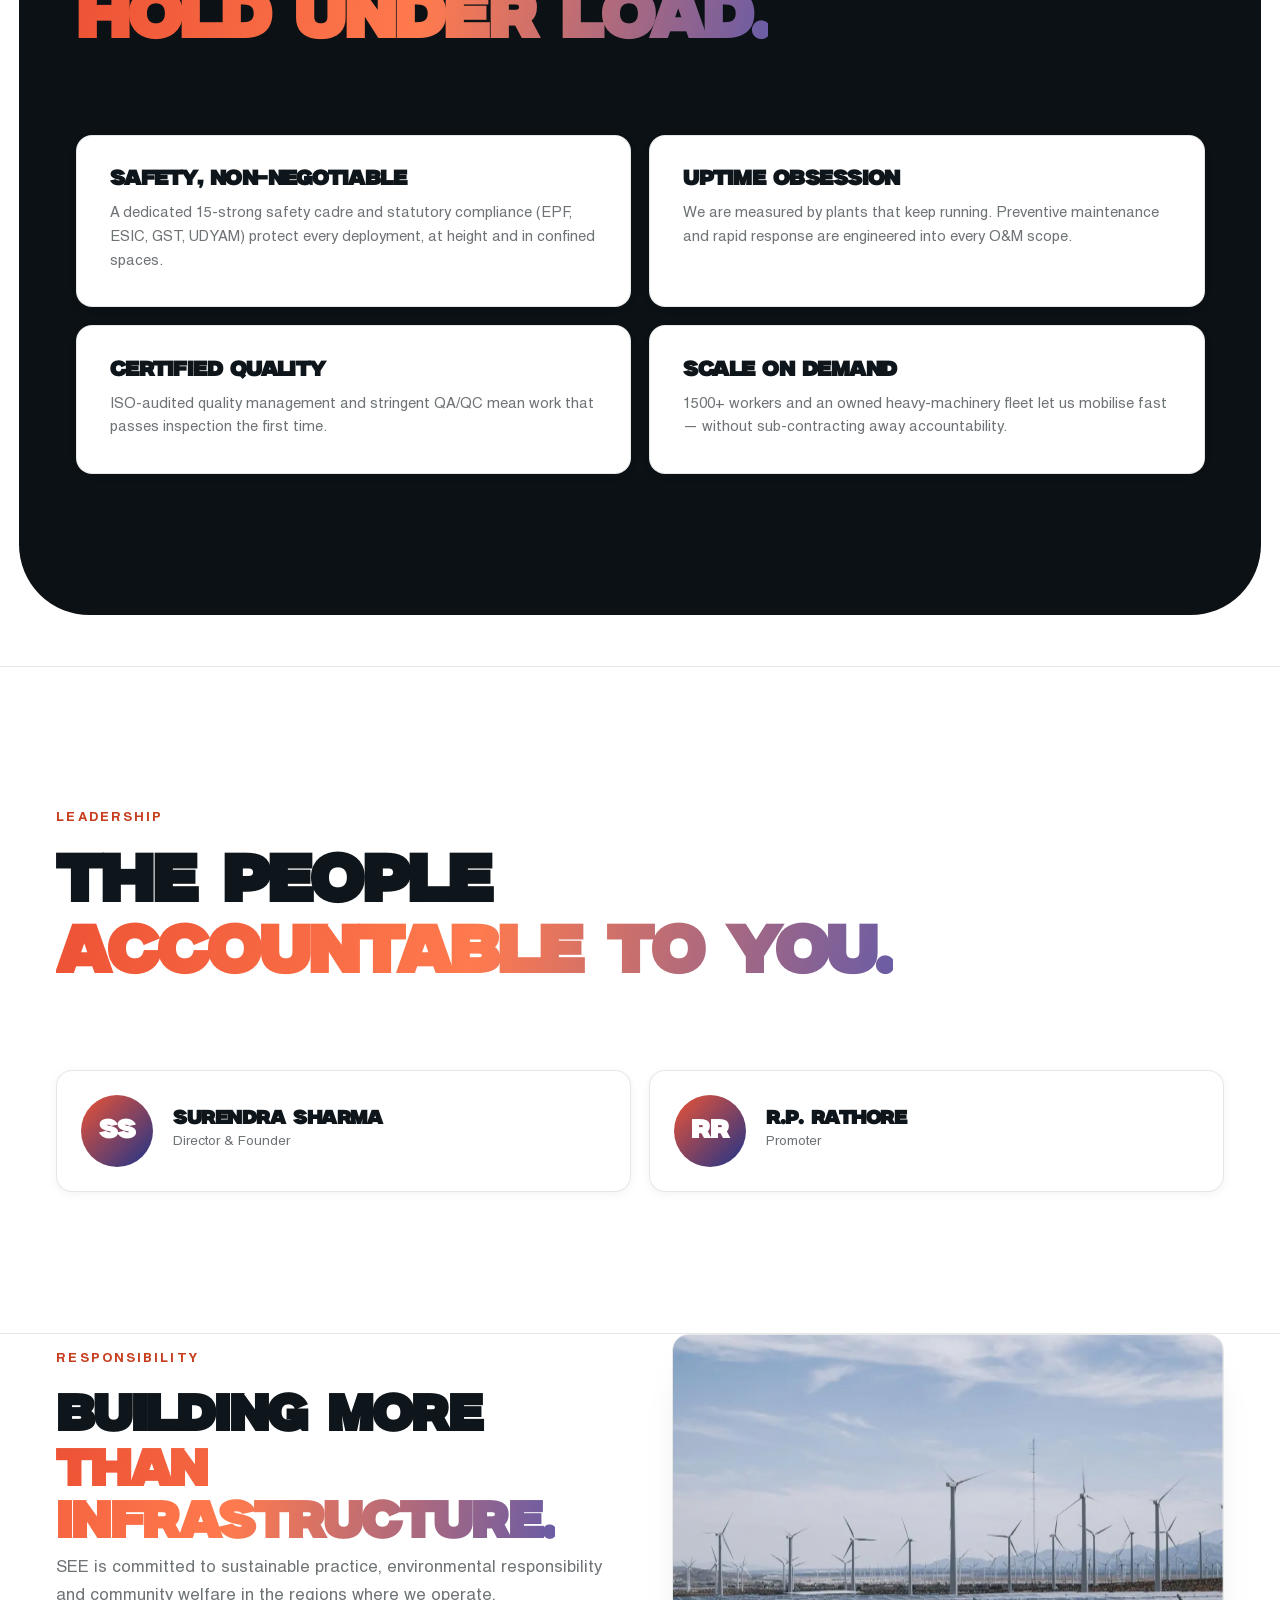
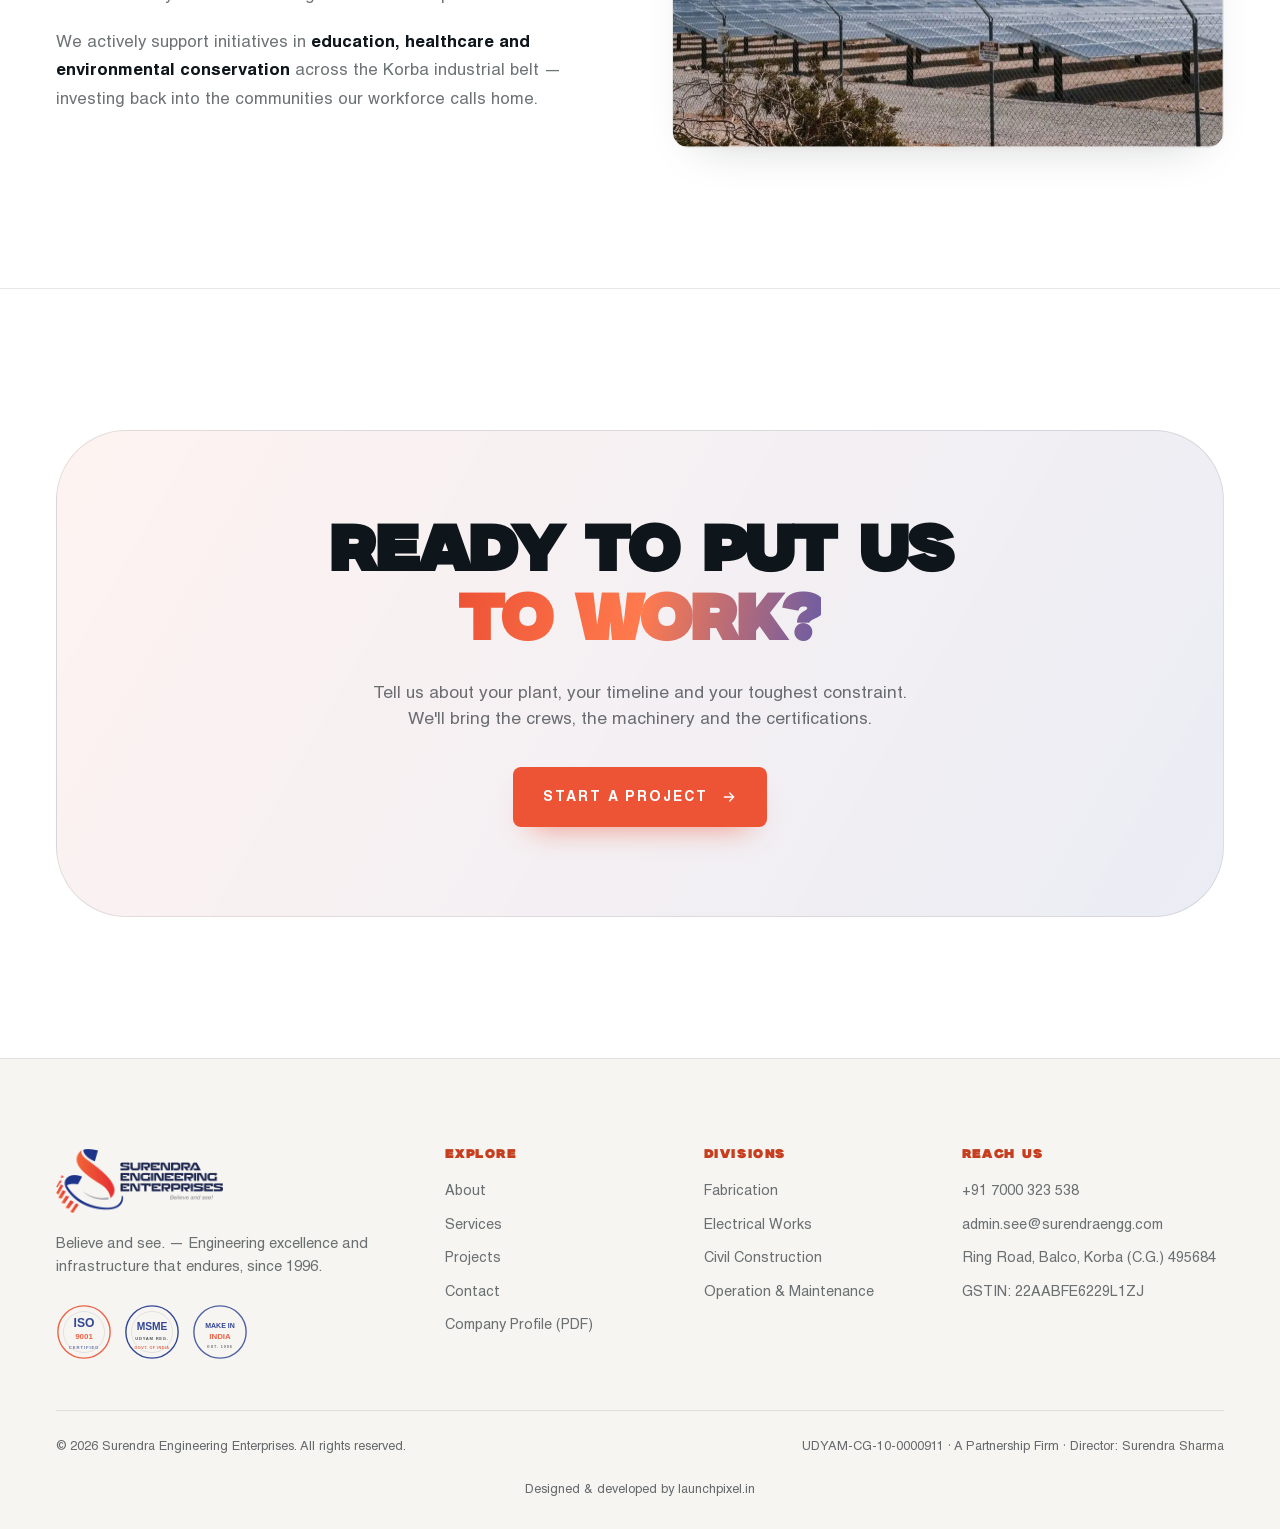
<file: about.html>
<!DOCTYPE html>
<html lang="en" class="no-js">
<head>
<meta charset="UTF-8" />
<meta name="viewport" content="width=device-width, initial-scale=1.0" />
<meta name="theme-color" content="#ffffff" />
<title>About — Surendra Engineering Enterprises | 30 Years of Industrial Engineering</title>
<meta name="description" content="Since 1996, Surendra Engineering Enterprises has grown into a 1500-strong, ISO & MSME-certified industrial engineering partner serving BALCO, Vedanta, Adani, L&T and more across India." />
<link rel="canonical" href="https://www.surendraengg.com/about.html" />
<meta property="og:type" content="website" />
<meta property="og:title" content="About — Surendra Engineering Enterprises" />
<meta property="og:description" content="30+ years, 1500+ workforce, ISO & MSME certified. The story behind SEE." />
<meta property="og:url" content="https://www.surendraengg.com/about.html" />
<meta property="og:image" content="https://www.surendraengg.com/assets/see-logo.png" />
<link rel="icon" type="image/svg+xml" href="assets/favicon.svg" />
<link rel="apple-touch-icon" href="assets/see-logo.png" />
<link rel="preload" href="assets/fonts/Helvetica.woff2" as="font" type="font/woff2" crossorigin />
<link rel="preload" href="assets/fonts/Helvetica-Bold.woff2" as="font" type="font/woff2" crossorigin />
<link rel="preload" href="assets/fonts/Milker.woff2" as="font" type="font/woff2" crossorigin />
<link rel="stylesheet" href="css/styles.css?v=2" />
</head>
<body data-scroll-container>

<canvas class="click-spark" id="clickSpark" aria-hidden="true"></canvas>

<header class="nav" id="nav">
  <div class="container">
    <a href="index.html" class="nav__brand" aria-label="Home"><img src="assets/see-logo.png" alt="Surendra Engineering Enterprises" class="nav__logo" /></a>
    <nav class="nav__menu" aria-label="Primary"><a href="about.html">About</a><a href="services.html">Services</a><a href="projects.html">Projects</a><a href="contact.html">Contact</a></nav>
    <div class="nav__right"><a href="contact.html" class="btn btn--orange nav__cta" data-magnetic><span><b>Start a Project</b><svg viewBox="0 0 24 24" fill="none"><path d="M5 12h14M13 6l6 6-6 6" stroke="currentColor" stroke-width="2" stroke-linecap="round" stroke-linejoin="round"/></svg></span></a><button class="burger" id="burger" aria-label="Toggle menu" aria-expanded="false"><span></span><span></span></button></div>
  </div>
</header>
<div class="mobile-menu" id="mobileMenu" aria-hidden="true"><a href="about.html">About</a><a href="services.html">Services</a><a href="projects.html">Projects</a><a href="contact.html">Contact</a><a href="contact.html" class="mm-cta">Start a Project →</a></div>

<main id="top">

  <section class="page-hero">
    <div class="page-hero__bg" aria-hidden="true"><img src="assets/img/who-we-are.webp" alt="" /><div class="page-hero__veil"></div></div>
    <div class="container">
      <div class="page-hero__crumb"><a href="index.html">Home</a> / <span>About</span></div>
      <h1 class="page-hero__title" data-anim="lines">Three decades of<br /><span class="grad">heavy engineering.</span></h1>
      <p class="page-hero__lead" data-anim="fade">From a single Korba contract in 1996 to a 1500-strong workforce running multi-crore operations for India's largest industrial names — this is how SEE earned its place inside the plant gates.</p>
    </div>
  </section>

  <!-- STORY -->
  <section class="section">
    <div class="container">
      <div class="split-2">
        <div class="reveal-media media-frame" data-anim="fade" data-parallax><img class="reveal-media__img" src="assets/img/furnace-construction.webp" alt="Fabrication and welding at scale" /></div>
        <div class="prose" data-anim="fade">
          <span class="section__tag">Our story</span>
          <h2 class="section__title" data-anim="lines" style="font-size:clamp(1.9rem,4vw,3.2rem)">Built inside the plant,<br /><span class="grad">not outside it.</span></h2>
          <p>Surendra Engineering Enterprises was founded in <strong>1996</strong> on a simple conviction — that heavy industry runs on partners who show up, perform under pressure and never compromise on safety.</p>
          <p>Three decades on, that conviction has scaled into four integrated divisions — <strong>Fabrication, Electrical, Civil and Operation &amp; Maintenance</strong> — executing live, mission-critical work for aluminium smelters, power plants and infrastructure programs across India.</p>
          <p>Today SEE is an <strong>ISO 9001, 14001 &amp; 45001</strong> and <strong>MSME-certified</strong> partnership firm with a turnover trajectory crossing <strong>₹50 Cr</strong>, led by Director <strong>Surendra Sharma</strong> and promoter <strong>R.P. Rathore</strong>.</p>
        </div>
      </div>
    </div>
  </section>

  <!-- STATS -->
  <section class="section" style="padding-top:0">
    <div class="container">
      <div class="stats" data-stagger>
        <div class="stat" data-anim="fade"><div class="stat__num"><span class="grad" data-count="1996" data-suffix="">0</span></div><div class="stat__label">Founded</div><p class="stat__desc">Three decades of unbroken industrial execution.</p></div>
        <div class="stat" data-anim="fade"><div class="stat__num"><span class="grad" data-count="1500" data-suffix="+">0</span></div><div class="stat__label">Workforce</div><p class="stat__desc">Engineers, technicians, safety officers &amp; crews.</p></div>
        <div class="stat" data-anim="fade"><div class="stat__num"><span class="grad" data-count="7" data-suffix="+">0</span></div><div class="stat__label">Marquee Clients</div><p class="stat__desc">BALCO, Vedanta, Adani, Thyssenkrupp, NGSL, L&amp;T, SPSPL.</p></div>
        <div class="stat" data-anim="fade"><div class="stat__num"><span class="grad">₹<span data-count="50" data-suffix="Cr+">0</span></span></div><div class="stat__label">Turnover</div><p class="stat__desc">From ₹10.7 Cr (2021) to a ₹50 Cr+ trajectory.</p></div>
      </div>
    </div>
  </section>

  <!-- TIMELINE -->
  <section class="section" style="padding-top:0">
    <div class="container">
      <div class="section__head"><span class="section__tag" data-anim="fade">Growth trajectory</span><h2 class="section__title" data-anim="lines">Compounding<br /><span class="grad">credibility.</span></h2></div>
      <div class="split-2" style="align-items:start">
        <div class="timeline" data-anim="fade">
          <div class="tl-item"><div class="yr"><b>1996</b></div><p>Founded in Korba, Chhattisgarh — first fabrication &amp; civil contracts in the BALCO industrial belt.</p></div>
          <div class="tl-item"><div class="yr"><b>2021–22</b> · ₹10.7 Cr</div><p>Diversified into integrated O&amp;M and manpower &amp; HEMM supply for aluminium operations.</p></div>
          <div class="tl-item"><div class="yr"><b>2022–23</b> · ₹19 Cr</div><p>Scaled across Vedanta, Adani &amp; Thyssenkrupp engagements; near-doubled turnover.</p></div>
          <div class="tl-item"><div class="yr"><b>2023–25</b> · ₹25–32 Cr</div><p>Awarded multi-crore POT operations &amp; plant-wide civil repairs at BALCO.</p></div>
          <div class="tl-item"><div class="yr"><b>2025–27</b> · ₹50 Cr+</div><p>₹60 Cr POT operations underway; expanding principal-work portfolio nationwide.</p></div>
        </div>
        <div class="prose" data-anim="fade">
          <span class="section__tag">Why it compounds</span>
          <p>Every contract SEE completes inside a live plant becomes the reference for the next. Procurement teams reward partners who keep production running — and that trust compounds into larger, longer scopes.</p>
          <p>The result is a portfolio that has grown <strong>nearly 5× in four years</strong>, anchored by repeat work for the most demanding industrial buyers in the country.</p>
          <div class="certs" style="margin-top:26px">
            <a class="cert-chip" href="assets/certs/iso-9001-2015-quality.pdf" target="_blank" rel="noopener"><img src="assets/badges/iso.svg" alt="ISO 9001:2015 certificate" /><div><strong>ISO 9001:2015</strong><span>Quality — view certificate</span></div></a>
            <a class="cert-chip" href="assets/certs/iso-14001-2015-environmental.pdf" target="_blank" rel="noopener"><img src="assets/badges/iso.svg" alt="ISO 14001:2015 certificate" /><div><strong>ISO 14001:2015</strong><span>Environment — view certificate</span></div></a>
            <a class="cert-chip" href="assets/certs/iso-45001-2018-safety.pdf" target="_blank" rel="noopener"><img src="assets/badges/iso.svg" alt="ISO 45001:2018 certificate" /><div><strong>ISO 45001:2018</strong><span>Safety — view certificate</span></div></a>
            <div class="cert-chip"><img src="assets/badges/msme.svg" alt="MSME" /><div><strong>MSME Registered</strong><span>UDYAM-CG-10-0000911</span></div></div>
          </div>
        </div>
      </div>
    </div>
  </section>

  <!-- VALUES -->
  <section class="section panel-light">
    <div class="container">
      <div class="section__head"><span class="section__tag" data-anim="fade">What we stand for</span><h2 class="section__title" data-anim="lines">Principles that<br /><span class="grad">hold under load.</span></h2></div>
      <div class="values-grid" style="grid-template-columns:repeat(2,1fr)" data-stagger>
        <div class="value" data-anim="fade"><h3>Safety, non-negotiable</h3><p>A dedicated 15-strong safety cadre and statutory compliance (EPF, ESIC, GST, UDYAM) protect every deployment, at height and in confined spaces.</p></div>
        <div class="value" data-anim="fade"><h3>Uptime obsession</h3><p>We are measured by plants that keep running. Preventive maintenance and rapid response are engineered into every O&amp;M scope.</p></div>
        <div class="value" data-anim="fade"><h3>Certified quality</h3><p>ISO-audited quality management and stringent QA/QC mean work that passes inspection the first time.</p></div>
        <div class="value" data-anim="fade"><h3>Scale on demand</h3><p>1500+ workers and an owned heavy-machinery fleet let us mobilise fast — without sub-contracting away accountability.</p></div>
      </div>
    </div>
  </section>

  <!-- LEADERSHIP -->
  <section class="section">
    <div class="container">
      <div class="section__head"><span class="section__tag" data-anim="fade">Leadership</span><h2 class="section__title" data-anim="lines">The people<br /><span class="grad">accountable to you.</span></h2></div>
      <div class="leaders" data-stagger>
        <div class="leader" data-anim="fade"><div class="leader__av">SS</div><div><h3>Surendra Sharma</h3><span>Director &amp; Founder</span></div></div>
        <div class="leader" data-anim="fade"><div class="leader__av">RR</div><div><h3>R.P. Rathore</h3><span>Promoter</span></div></div>
      </div>
    </div>
  </section>

  <!-- CSR -->
  <section class="section" style="padding-top:0">
    <div class="container">
      <div class="split-2">
        <div class="prose" data-anim="fade">
          <span class="section__tag">Responsibility</span>
          <h2 class="section__title" data-anim="lines" style="font-size:clamp(1.9rem,4vw,3.2rem)">Building more<br /><span class="grad">than infrastructure.</span></h2>
          <p>SEE is committed to sustainable practice, environmental responsibility and community welfare in the regions where we operate.</p>
          <p>We actively support initiatives in <strong>education, healthcare and environmental conservation</strong> across the Korba industrial belt — investing back into the communities our workforce calls home.</p>
        </div>
        <div class="reveal-media media-frame" data-anim="fade"><img class="reveal-media__img" src="assets/img/environment.webp" alt="Community and sustainability" /></div>
      </div>
    </div>
  </section>

  <!-- CTA -->
  <section class="section section--stack">
    <div class="container"><div class="cta-band" data-anim="scale"><h2 data-anim="lines">Ready to put us<br /><span class="grad">to work?</span></h2><p data-anim="fade">Tell us about your plant, your timeline and your toughest constraint. We'll bring the crews, the machinery and the certifications.</p><a href="contact.html" class="btn btn--orange" data-magnetic><span><b>Start a Project</b><svg viewBox="0 0 24 24" fill="none"><path d="M5 12h14M13 6l6 6-6 6" stroke="currentColor" stroke-width="2" stroke-linecap="round" stroke-linejoin="round"/></svg></span></a></div></div>
  </section>

</main>

<footer class="footer">
  <div class="container">
    <div class="footer__top">
      <div class="footer__brand"><img src="assets/see-logo.png" alt="Surendra Engineering Enterprises" class="footer__logo" /><p class="footer__tag">Believe and see. — Engineering excellence and infrastructure that endures, since 1996.</p><div class="footer__badges"><img src="assets/badges/iso.svg" alt="ISO 9001 Certified" /><img src="assets/badges/msme.svg" alt="MSME Registered" /><img src="assets/badges/made-in-india.svg" alt="Make in India" /></div></div>
      <div class="footer__col"><h3>Explore</h3><a href="about.html">About</a><a href="services.html">Services</a><a href="projects.html">Projects</a><a href="contact.html">Contact</a><a href="assets/certs/company-profile.pdf" target="_blank" rel="noopener">Company Profile (PDF)</a></div>
      <div class="footer__col"><h3>Divisions</h3><a href="services.html#fabrication">Fabrication</a><a href="services.html#electrical">Electrical Works</a><a href="services.html#civil">Civil Construction</a><a href="services.html#om">Operation &amp; Maintenance</a></div>
      <div class="footer__col"><h3>Reach Us</h3><a href="tel:+917000323538">+91 7000 323 538</a><a href="mailto:admin.see@surendraengg.com">admin.see@surendraengg.com</a><span>Ring Road, Balco, Korba (C.G.) 495684</span><span>GSTIN: 22AABFE6229L1ZJ</span></div>
    </div>
    <div class="footer__bottom"><span>© <span id="year">2026</span> Surendra Engineering Enterprises. All rights reserved.</span><span class="footer__meta">UDYAM-CG-10-0000911 · A Partnership Firm · Director: Surendra Sharma</span><span class="footer__credit">Designed &amp; developed by <a href="https://launchpixel.in" target="_blank" rel="noopener">launchpixel.in</a></span></div>
  </div>
</footer>

<!-- No third-party animation libraries — native scroll + lightweight CSS reveals for performance -->
<script src="js/main.js?v=2" defer></script>
</body>
</html>
</file>
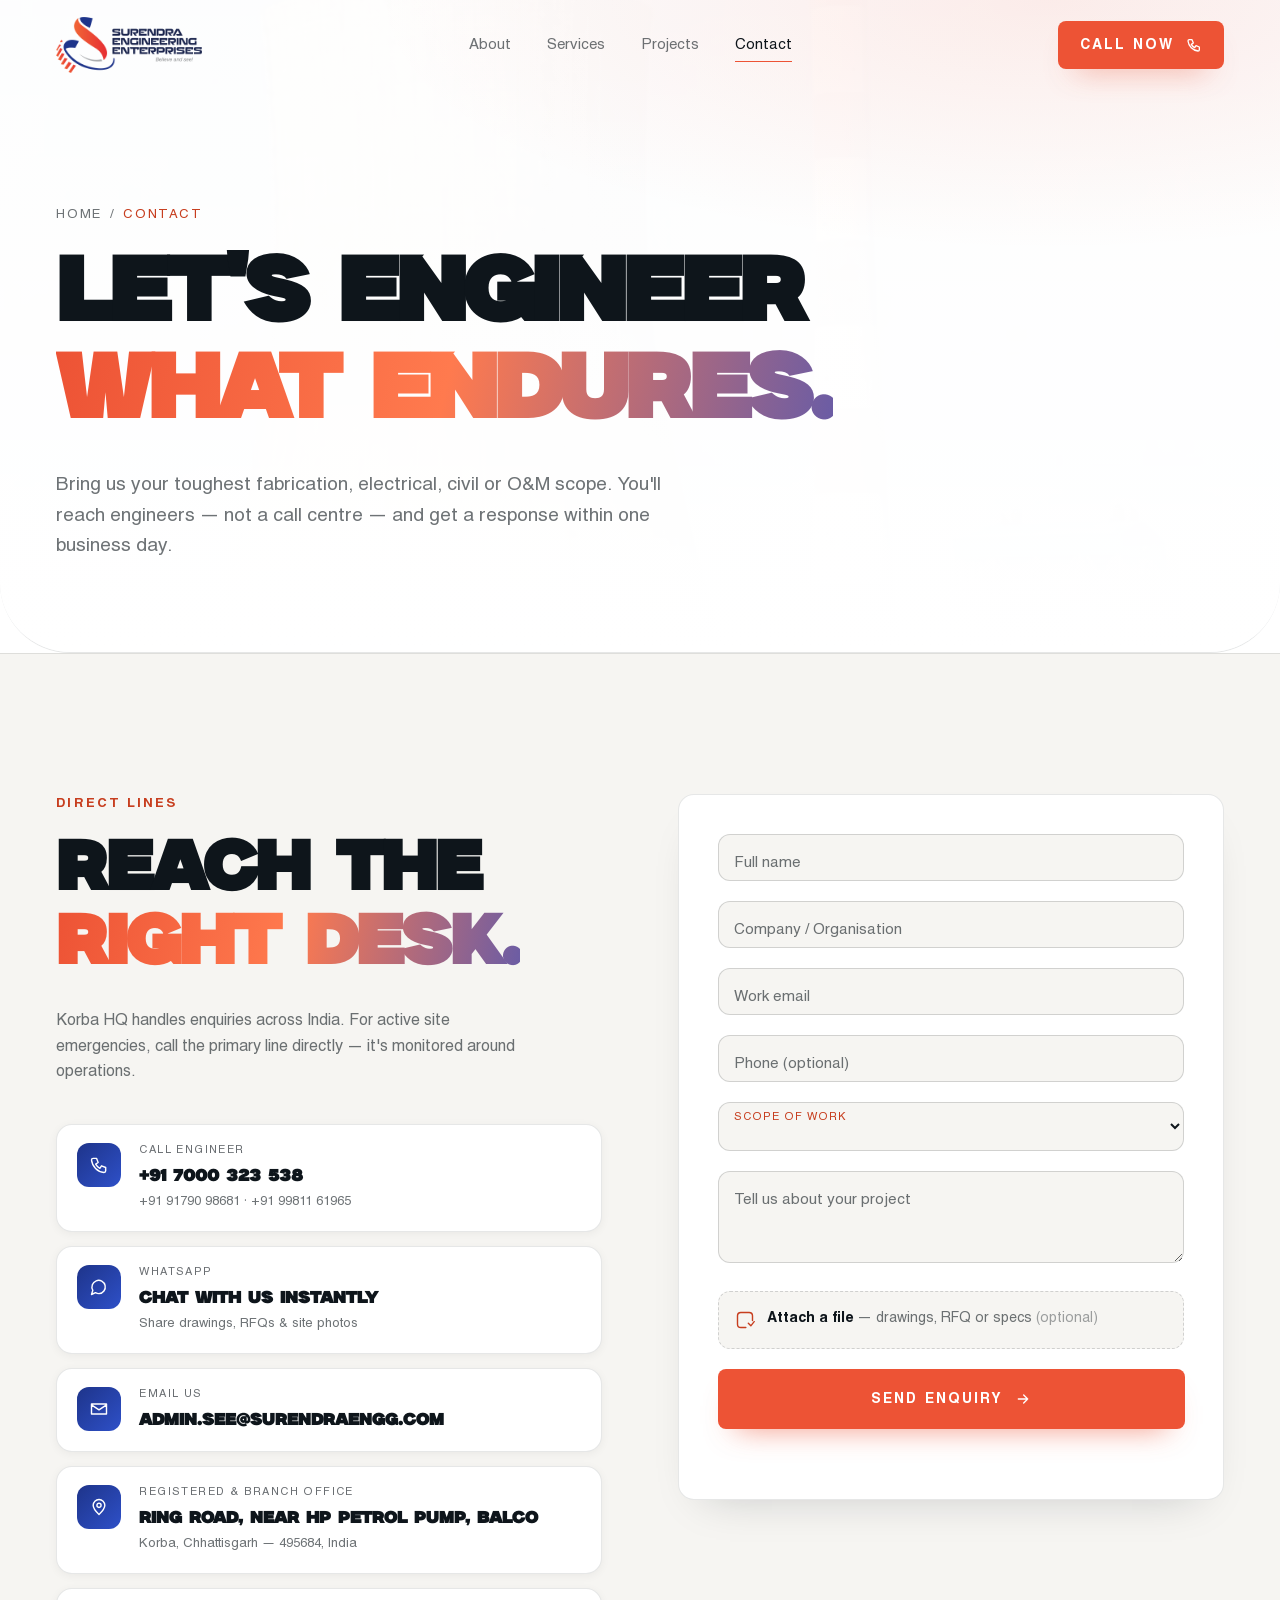
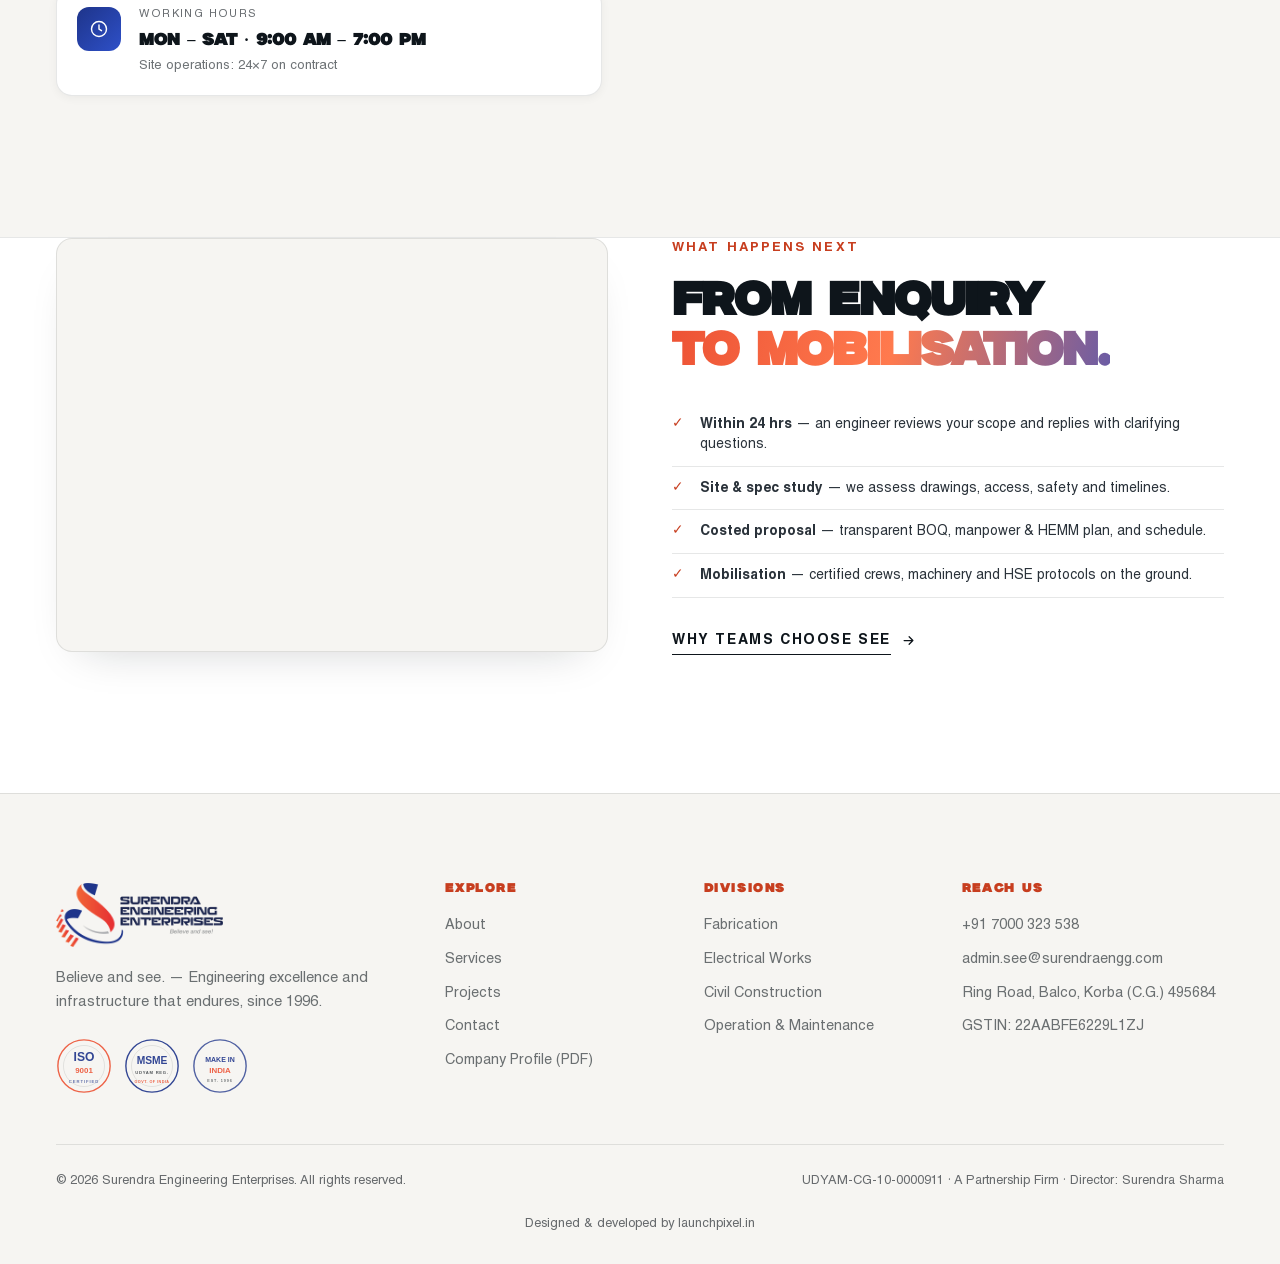
<file: contact.html>
<!DOCTYPE html>
<html lang="en" class="no-js">
<head>
<meta charset="UTF-8" />
<meta name="viewport" content="width=device-width, initial-scale=1.0" />
<meta name="theme-color" content="#ffffff" />
<title>Contact — Surendra Engineering Enterprises | Korba, Chhattisgarh</title>
<meta name="description" content="Talk to Surendra Engineering Enterprises about fabrication, electrical, civil or O&M scope. Call +91 7000 323 538, email admin.see@surendraengg.com, or visit our Korba, Chhattisgarh office." />
<link rel="canonical" href="https://www.surendraengg.com/contact.html" />
<meta property="og:type" content="website" />
<meta property="og:title" content="Contact — Surendra Engineering Enterprises" />
<meta property="og:description" content="Start a project with an ISO & MSME-certified industrial engineering partner. 1500+ workforce, 30+ years." />
<meta property="og:url" content="https://www.surendraengg.com/contact.html" />
<meta property="og:image" content="https://www.surendraengg.com/assets/see-logo.png" />
<link rel="icon" type="image/svg+xml" href="assets/favicon.svg" />
<link rel="apple-touch-icon" href="assets/see-logo.png" />
<link rel="preload" href="assets/fonts/Helvetica.woff2" as="font" type="font/woff2" crossorigin />
<link rel="preload" href="assets/fonts/Helvetica-Bold.woff2" as="font" type="font/woff2" crossorigin />
<link rel="preload" href="assets/fonts/Milker.woff2" as="font" type="font/woff2" crossorigin />
<link rel="stylesheet" href="css/styles.css?v=2" />
<script type="application/ld+json">
{
  "@context": "https://schema.org", "@type": "LocalBusiness",
  "name": "Surendra Engineering Enterprises", "image": "https://www.surendraengg.com/assets/see-logo.png",
  "url": "https://www.surendraengg.com/contact.html",
  "telephone": "+91-7000-323-538", "email": "admin.see@surendraengg.com",
  "address": { "@type": "PostalAddress", "streetAddress": "Ring Road, Near HP Petrol Pump, Balco", "addressLocality": "Korba", "addressRegion": "Chhattisgarh", "postalCode": "495684", "addressCountry": "IN" },
  "openingHoursSpecification": { "@type": "OpeningHoursSpecification", "dayOfWeek": ["Monday","Tuesday","Wednesday","Thursday","Friday","Saturday"], "opens": "09:00", "closes": "19:00" }
}
</script>
</head>
<body data-scroll-container>

<canvas class="click-spark" id="clickSpark" aria-hidden="true"></canvas>

<header class="nav" id="nav">
  <div class="container">
    <a href="index.html" class="nav__brand" aria-label="Home"><img src="assets/see-logo.png" alt="Surendra Engineering Enterprises" class="nav__logo" /></a>
    <nav class="nav__menu" aria-label="Primary"><a href="about.html">About</a><a href="services.html">Services</a><a href="projects.html">Projects</a><a href="contact.html">Contact</a></nav>
    <div class="nav__right">
      <a href="tel:+917000323538" class="btn btn--orange nav__cta" data-magnetic><span><b>Call Now</b><svg viewBox="0 0 24 24" fill="none"><path d="M5 4h4l2 5-3 2a12 12 0 005 5l2-3 5 2v4a2 2 0 01-2 2A17 17 0 013 6a2 2 0 012-2z" stroke="currentColor" stroke-width="2" stroke-linejoin="round"/></svg></span></a>
      <button class="burger" id="burger" aria-label="Toggle menu" aria-expanded="false"><span></span><span></span></button>
    </div>
  </div>
</header>
<div class="mobile-menu" id="mobileMenu" aria-hidden="true"><a href="about.html">About</a><a href="services.html">Services</a><a href="projects.html">Projects</a><a href="contact.html">Contact</a><a href="tel:+917000323538" class="mm-cta">Call +91 7000 323 538 →</a></div>

<main id="top">

  <!-- PAGE HERO -->
  <section class="page-hero">
    <div class="page-hero__bg" aria-hidden="true"><img src="assets/img/contacts-banner.webp" alt="" /><div class="page-hero__veil"></div></div>
    <div class="container">
      <div class="page-hero__crumb"><a href="index.html">Home</a> / <span>Contact</span></div>
      <h1 class="page-hero__title" data-anim="lines">Let's engineer<br /><span class="grad">what endures.</span></h1>
      <p class="page-hero__lead" data-anim="fade">Bring us your toughest fabrication, electrical, civil or O&amp;M scope. You'll reach engineers — not a call centre — and get a response within one business day.</p>
    </div>
  </section>

  <!-- CONTACT -->
  <section class="section contact">
    <div class="container">
      <div class="contact__inner">
        <div class="contact__left" data-anim="fade">
          <span class="section__tag">Direct lines</span>
          <h2 class="contact__title" data-anim="lines">Reach the<br /><span class="grad">right desk.</span></h2>
          <p class="contact__lead">Korba HQ handles enquiries across India. For active site emergencies, call the primary line directly — it's monitored around operations.</p>
          <div class="contact__details">
            <a href="tel:+917000323538" class="crow" data-magnetic><span class="crow__icon"><svg viewBox="0 0 24 24" fill="none"><path d="M5 4h4l2 5-3 2a12 12 0 005 5l2-3 5 2v4a2 2 0 01-2 2A17 17 0 013 6a2 2 0 012-2z" stroke="currentColor" stroke-width="1.7" stroke-linejoin="round"/></svg></span><div><small>Call Engineer</small><strong>+91 7000 323 538</strong><em>+91 91790 98681 · +91 99811 61965</em></div></a>
            <a href="https://wa.me/917000323538" class="crow" data-magnetic target="_blank" rel="noopener"><span class="crow__icon"><svg viewBox="0 0 24 24" fill="none"><path d="M3 21l1.6-5A8 8 0 1112 20a8 8 0 01-4.2-1.2L3 21z" stroke="currentColor" stroke-width="1.7" stroke-linejoin="round"/></svg></span><div><small>WhatsApp</small><strong>Chat with us instantly</strong><em>Share drawings, RFQs &amp; site photos</em></div></a>
            <a href="mailto:admin.see@surendraengg.com" class="crow" data-magnetic><span class="crow__icon"><svg viewBox="0 0 24 24" fill="none"><path d="M3 6h18v12H3z M3 7l9 6 9-6" stroke="currentColor" stroke-width="1.7" stroke-linejoin="round"/></svg></span><div><small>Email Us</small><strong>admin.see@surendraengg.com</strong></div></a>
            <div class="crow"><span class="crow__icon"><svg viewBox="0 0 24 24" fill="none"><path d="M12 21s7-6.4 7-11a7 7 0 10-14 0c0 4.6 7 11 7 11z" stroke="currentColor" stroke-width="1.7" stroke-linejoin="round"/><circle cx="12" cy="10" r="2.5" stroke="currentColor" stroke-width="1.7"/></svg></span><div><small>Registered &amp; Branch Office</small><strong>Ring Road, Near HP Petrol Pump, Balco</strong><em>Korba, Chhattisgarh — 495684, India</em></div></div>
            <div class="crow"><span class="crow__icon"><svg viewBox="0 0 24 24" fill="none"><circle cx="12" cy="12" r="9" stroke="currentColor" stroke-width="1.7"/><path d="M12 7v5l3 2" stroke="currentColor" stroke-width="1.7" stroke-linecap="round"/></svg></span><div><small>Working Hours</small><strong>Mon – Sat · 9:00 AM – 7:00 PM</strong><em>Site operations: 24×7 on contract</em></div></div>
          </div>
        </div>

        <form class="cform" data-anim="fade" id="contactForm" action="https://formsubmit.co/admin.see@surendraengg.com" method="POST" enctype="multipart/form-data">
          <!-- FormSubmit config -->
          <input type="hidden" name="_subject" value="New project enquiry — surendraengg.com" />
          <input type="hidden" name="_template" value="table" />
          <input type="hidden" name="_captcha" value="false" />
          <input type="hidden" name="_next" value="https://www.surendraengg.com/contact.html?sent=1" />
          <input type="text" name="_honey" tabindex="-1" autocomplete="off" aria-hidden="true" style="position:absolute;left:-9999px" />
          <div class="field"><input type="text" id="cf-name" name="name" required placeholder=" " /><label for="cf-name">Full name</label></div>
          <div class="field"><input type="text" id="cf-company" name="company" placeholder=" " /><label for="cf-company">Company / Organisation</label></div>
          <div class="field"><input type="email" id="cf-email" name="email" required placeholder=" " /><label for="cf-email">Work email</label></div>
          <div class="field"><input type="tel" id="cf-phone" name="phone" placeholder=" " /><label for="cf-phone">Phone (optional)</label></div>
          <div class="field"><select id="cf-scope" name="scope" required><option value="" disabled selected></option><option>Fabrication</option><option>Electrical Works</option><option>Civil Construction</option><option>Operation &amp; Maintenance</option><option>Manpower &amp; HEMM Supply</option><option>Other / Multiple</option></select><label for="cf-scope" class="static">Scope of work</label></div>
          <div class="field"><textarea id="cf-msg" name="message" rows="3" placeholder=" "></textarea><label for="cf-msg">Tell us about your project</label></div>
          <div class="field--file">
            <label class="file-drop" for="cf-file">
              <svg viewBox="0 0 24 24" fill="none" aria-hidden="true"><path d="M21 12.5V7a4 4 0 00-4-4H7a4 4 0 00-4 4v10a4 4 0 004 4h6M16 16l3 3 4-5" stroke="currentColor" stroke-width="1.7" stroke-linecap="round" stroke-linejoin="round"/></svg>
              <span><b>Attach a file</b> — drawings, RFQ or specs <em>(optional)</em><span class="file-name" id="cf-file-name"></span></span>
              <input type="file" id="cf-file" name="attachment" accept=".pdf,.doc,.docx,.xls,.xlsx,.png,.jpg,.jpeg,.webp,.zip,.dwg,.dxf" />
            </label>
          </div>
          <button type="submit" class="btn btn--orange btn--block" data-magnetic><span><b>Send Enquiry</b><svg viewBox="0 0 24 24" fill="none"><path d="M5 12h14M13 6l6 6-6 6" stroke="currentColor" stroke-width="2" stroke-linecap="round" stroke-linejoin="round"/></svg></span></button>
          <p class="cform__note" id="formNote" role="status"></p>
        </form>
      </div>
    </div>
  </section>

  <!-- MAP + PROMISE -->
  <section class="section" style="padding-top:0">
    <div class="container">
      <div class="split-2">
        <div class="reveal-media map-embed" data-anim="fade">
          <iframe title="Surendra Engineering Enterprises — Korba" loading="lazy" referrerpolicy="no-referrer-when-downgrade"
            src="https://www.openstreetmap.org/export/embed.html?bbox=82.65%2C22.30%2C82.80%2C22.42&amp;layer=mapnik&amp;marker=22.36%2C82.72"></iframe>
        </div>
        <div data-anim="fade">
          <span class="section__tag">What happens next</span>
          <h2 class="section__title" data-anim="lines" style="font-size:clamp(1.8rem,3.6vw,3rem)">From enquiry<br /><span class="grad">to mobilisation.</span></h2>
          <ul class="cap-check" style="margin-top:24px">
            <li><strong>Within 24 hrs</strong> — an engineer reviews your scope and replies with clarifying questions.</li>
            <li><strong>Site &amp; spec study</strong> — we assess drawings, access, safety and timelines.</li>
            <li><strong>Costed proposal</strong> — transparent BOQ, manpower &amp; HEMM plan, and schedule.</li>
            <li><strong>Mobilisation</strong> — certified crews, machinery and HSE protocols on the ground.</li>
          </ul>
          <div style="margin-top:30px"><a href="about.html" class="btn-simple"><span>Why teams choose SEE</span><svg viewBox="0 0 24 24" fill="none"><path d="M5 12h14M13 6l6 6-6 6" stroke="currentColor" stroke-width="2" stroke-linecap="round" stroke-linejoin="round"/></svg></a></div>
        </div>
      </div>
    </div>
  </section>

</main>

<footer class="footer">
  <div class="container">
    <div class="footer__top">
      <div class="footer__brand"><img src="assets/see-logo.png" alt="Surendra Engineering Enterprises" class="footer__logo" /><p class="footer__tag">Believe and see. — Engineering excellence and infrastructure that endures, since 1996.</p><div class="footer__badges"><img src="assets/badges/iso.svg" alt="ISO 9001 Certified" /><img src="assets/badges/msme.svg" alt="MSME Registered" /><img src="assets/badges/made-in-india.svg" alt="Make in India" /></div></div>
      <div class="footer__col"><h3>Explore</h3><a href="about.html">About</a><a href="services.html">Services</a><a href="projects.html">Projects</a><a href="contact.html">Contact</a><a href="assets/certs/company-profile.pdf" target="_blank" rel="noopener">Company Profile (PDF)</a></div>
      <div class="footer__col"><h3>Divisions</h3><a href="services.html#fabrication">Fabrication</a><a href="services.html#electrical">Electrical Works</a><a href="services.html#civil">Civil Construction</a><a href="services.html#om">Operation &amp; Maintenance</a></div>
      <div class="footer__col"><h3>Reach Us</h3><a href="tel:+917000323538">+91 7000 323 538</a><a href="mailto:admin.see@surendraengg.com">admin.see@surendraengg.com</a><span>Ring Road, Balco, Korba (C.G.) 495684</span><span>GSTIN: 22AABFE6229L1ZJ</span></div>
    </div>
    <div class="footer__bottom"><span>© <span id="year">2026</span> Surendra Engineering Enterprises. All rights reserved.</span><span class="footer__meta">UDYAM-CG-10-0000911 · A Partnership Firm · Director: Surendra Sharma</span><span class="footer__credit">Designed &amp; developed by <a href="https://launchpixel.in" target="_blank" rel="noopener">launchpixel.in</a></span></div>
  </div>
</footer>

<!-- No third-party animation libraries — native scroll + lightweight CSS reveals for performance -->
<script src="js/main.js?v=2" defer></script>
</body>
</html>
</file>
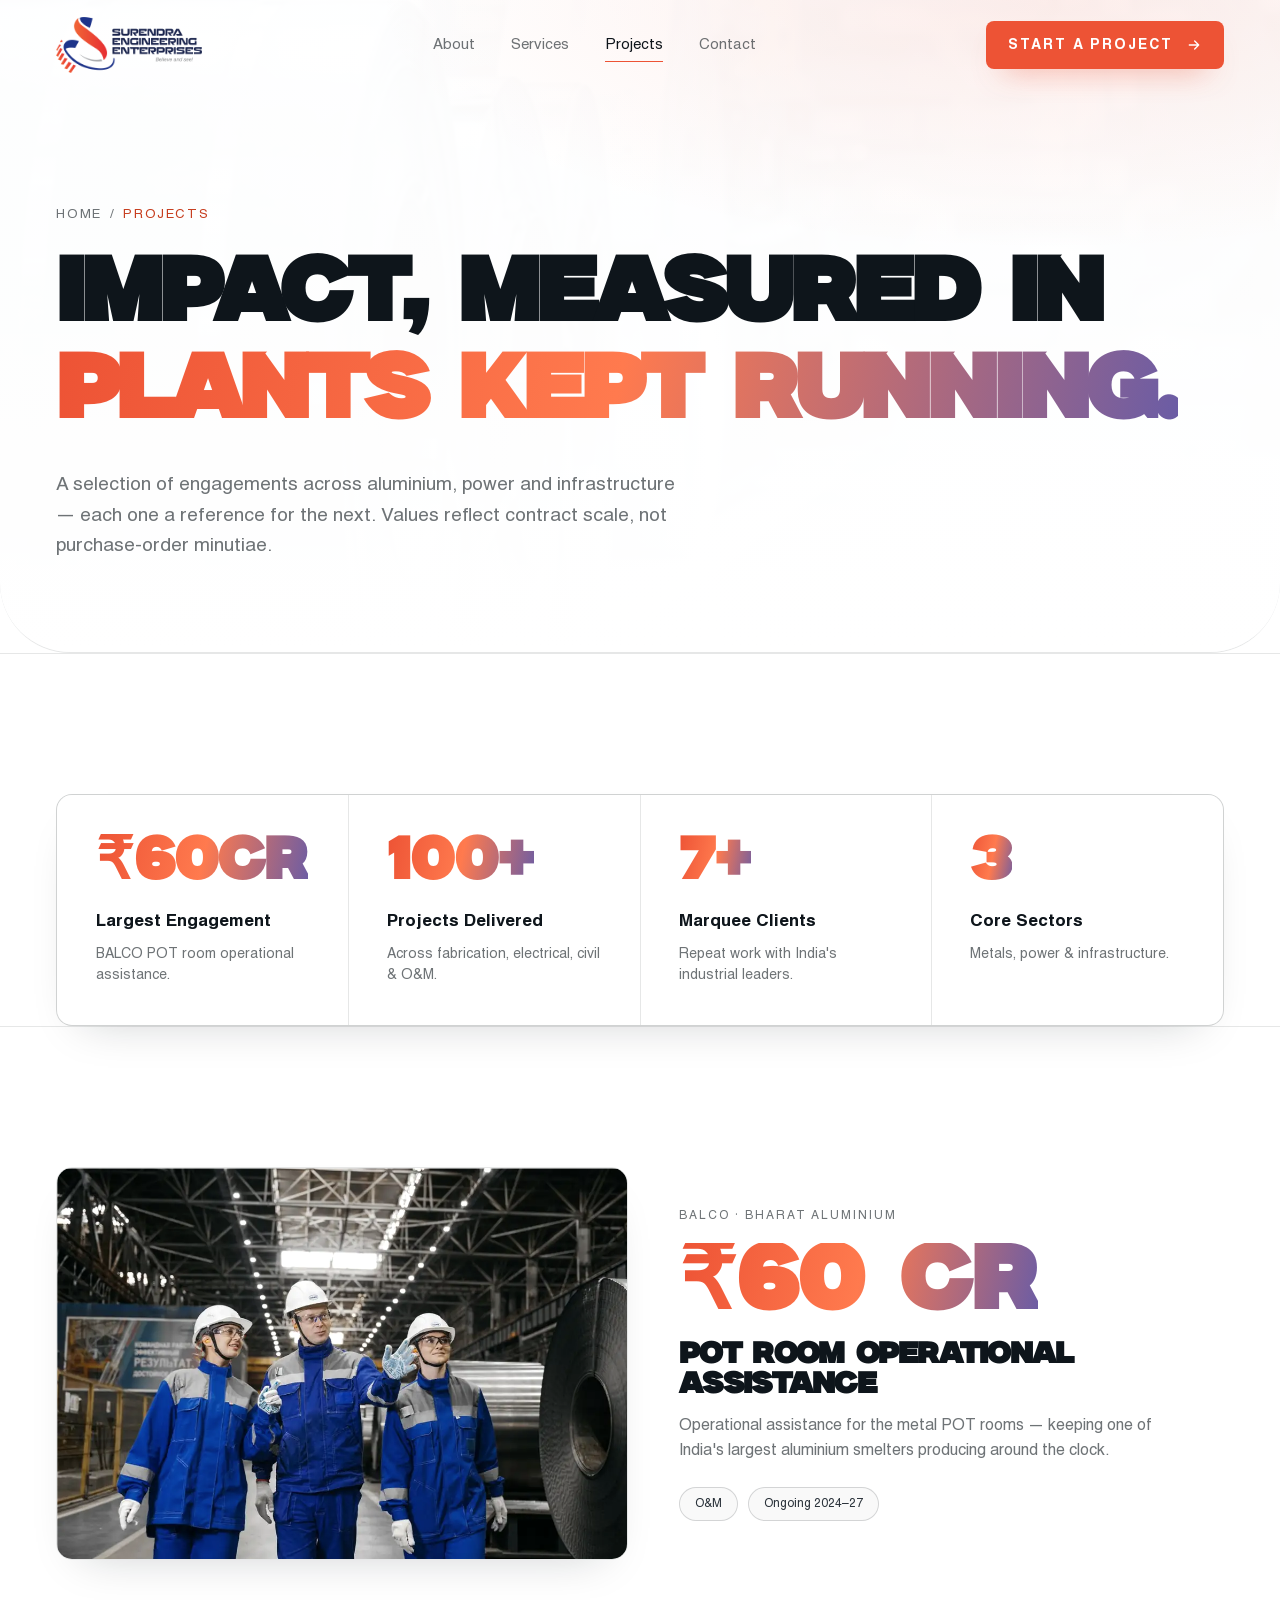
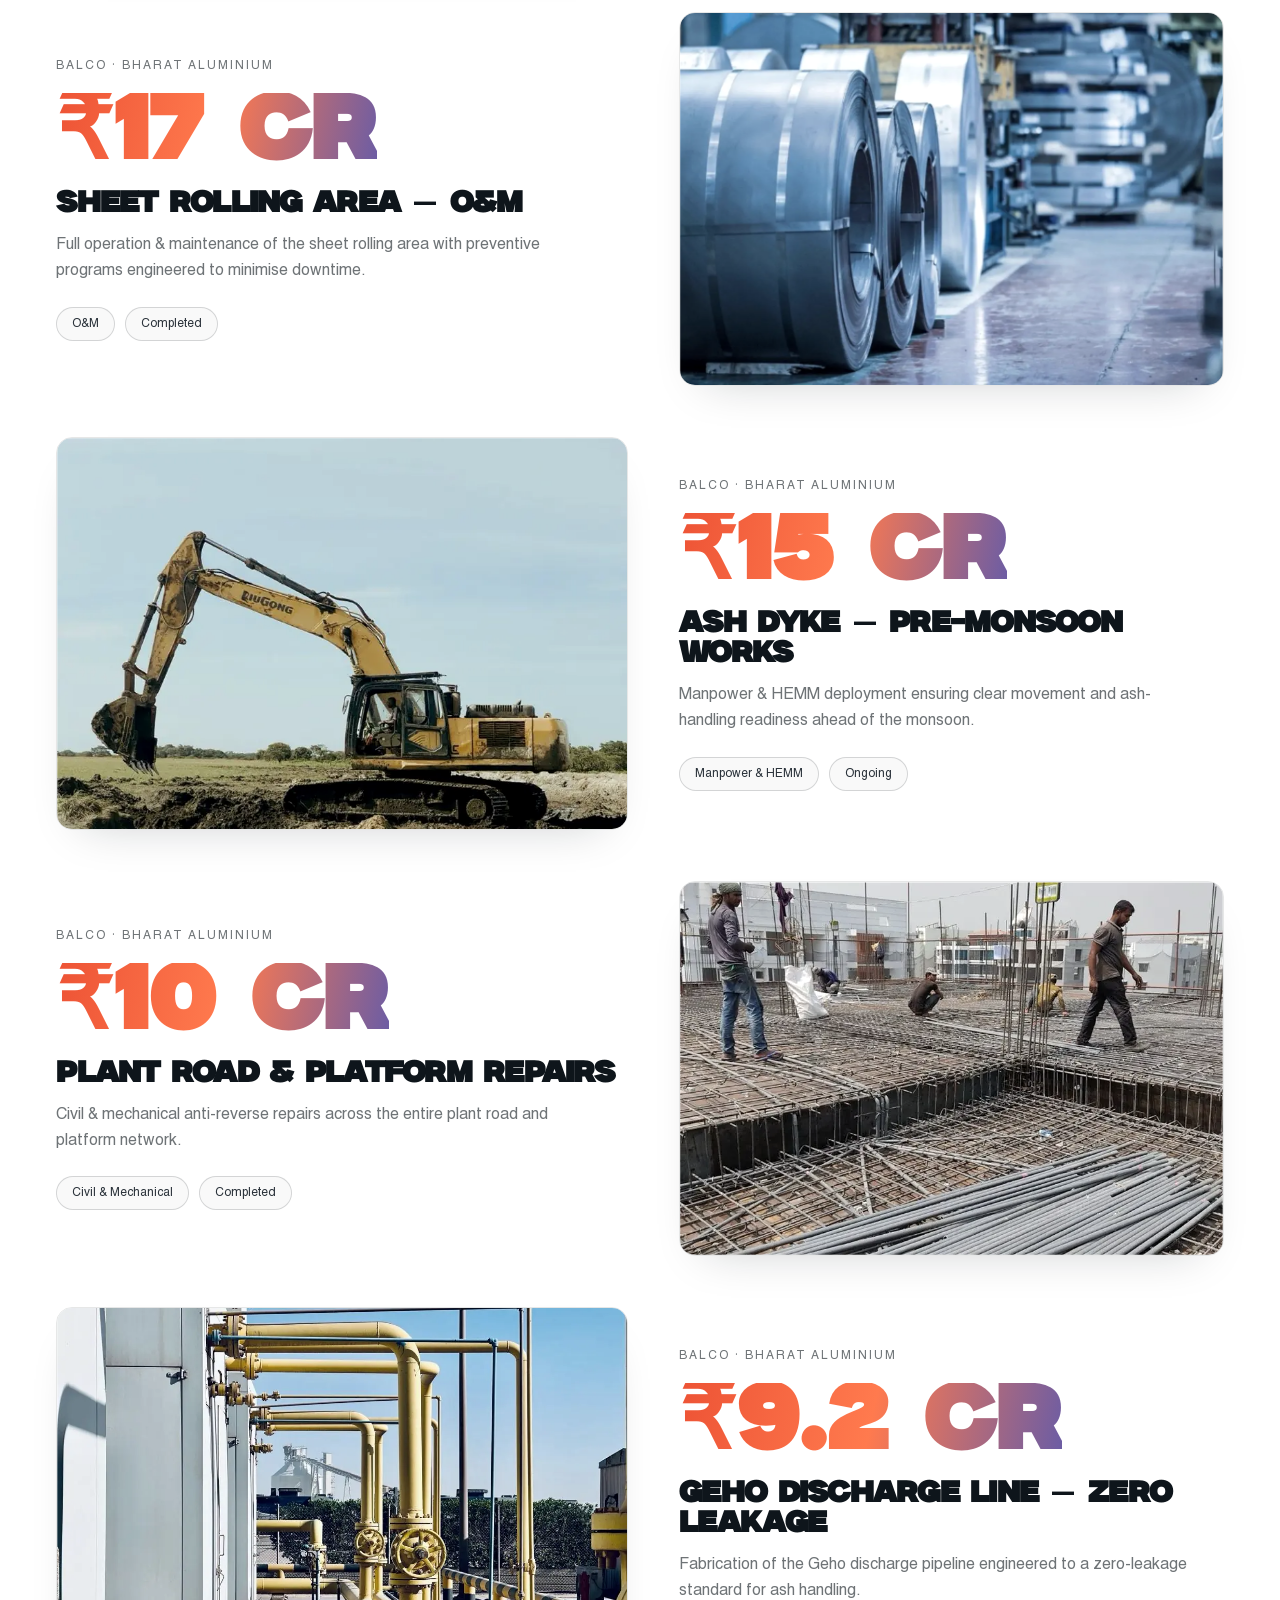
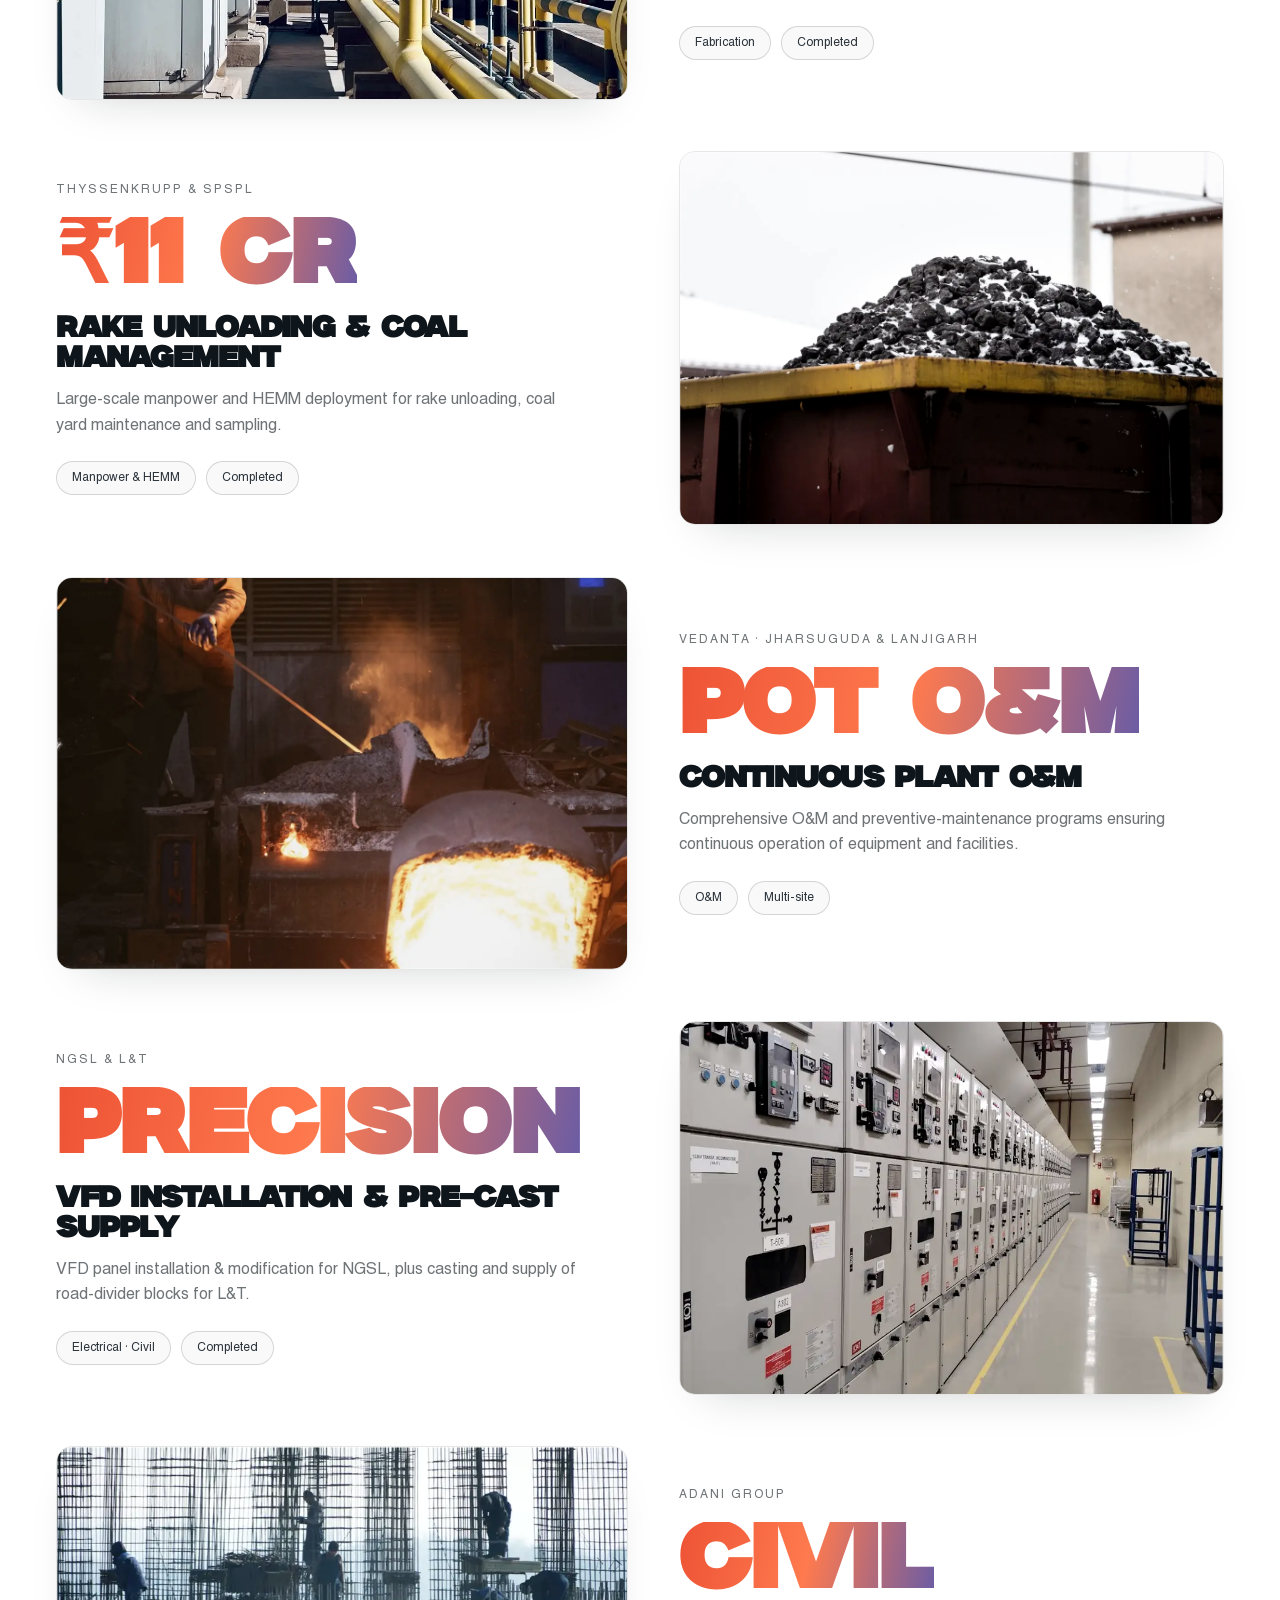
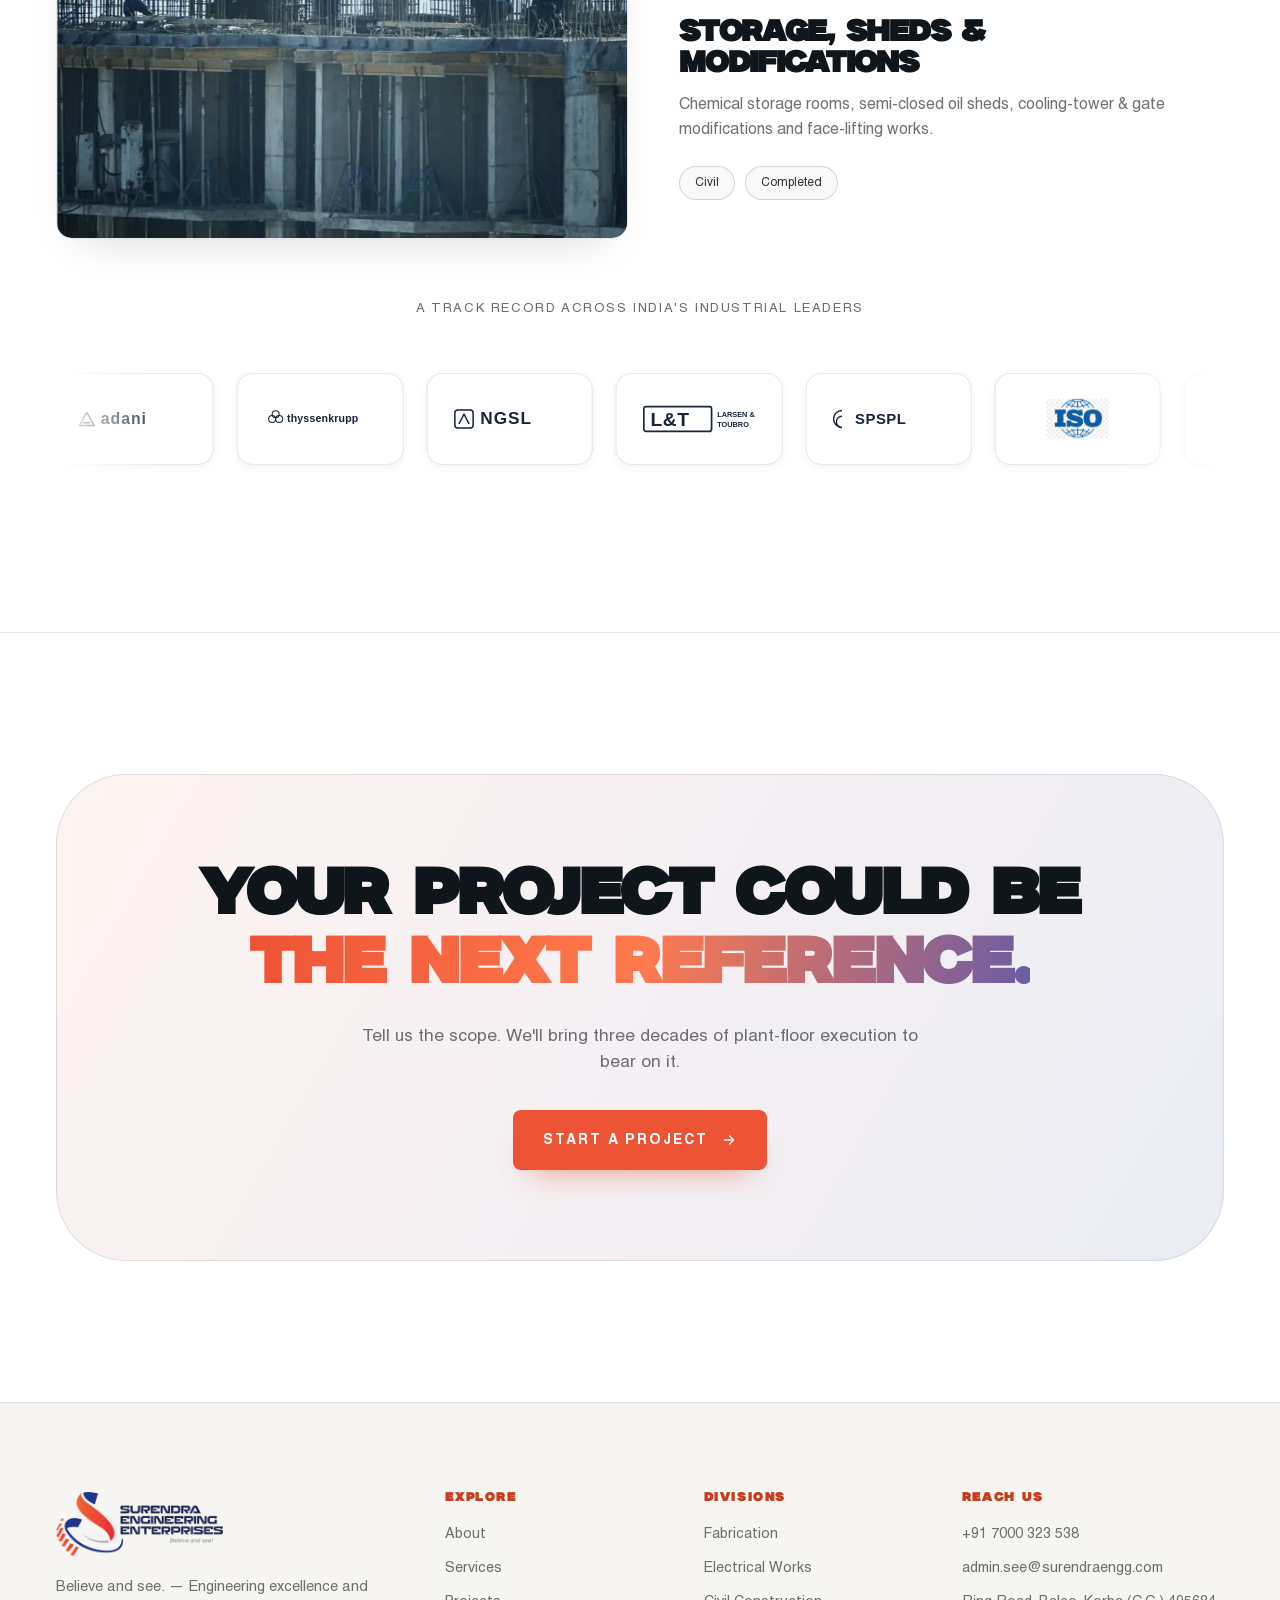
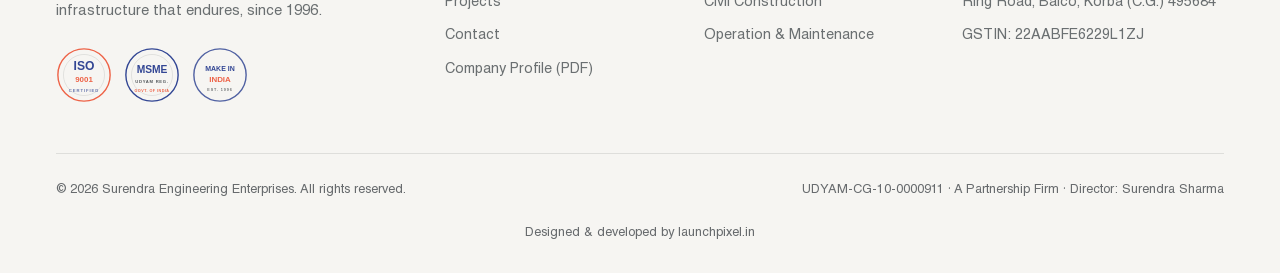
<file: projects.html>
<!DOCTYPE html>
<html lang="en" class="no-js">
<head>
<meta charset="UTF-8" />
<meta name="viewport" content="width=device-width, initial-scale=1.0" />
<meta name="theme-color" content="#ffffff" />
<title>Projects — Impact Stories | Surendra Engineering Enterprises</title>
<meta name="description" content="From ₹60 Cr POT operations at BALCO to VFD installation for NGSL and rake unloading for Thyssenkrupp — explore SEE's portfolio of multi-crore industrial engineering across aluminium, power and infrastructure." />
<link rel="canonical" href="https://www.surendraengg.com/projects.html" />
<meta property="og:type" content="website" />
<meta property="og:title" content="Projects — Surendra Engineering Enterprises" />
<meta property="og:description" content="Multi-crore impact stories across BALCO, Vedanta, Adani, Thyssenkrupp, NGSL, L&T and SPSPL." />
<meta property="og:url" content="https://www.surendraengg.com/projects.html" />
<meta property="og:image" content="https://www.surendraengg.com/assets/see-logo.png" />
<link rel="icon" type="image/svg+xml" href="assets/favicon.svg" />
<link rel="apple-touch-icon" href="assets/see-logo.png" />
<link rel="preload" href="assets/fonts/Helvetica.woff2" as="font" type="font/woff2" crossorigin />
<link rel="preload" href="assets/fonts/Helvetica-Bold.woff2" as="font" type="font/woff2" crossorigin />
<link rel="preload" href="assets/fonts/Milker.woff2" as="font" type="font/woff2" crossorigin />
<link rel="stylesheet" href="css/styles.css?v=2" />
</head>
<body data-scroll-container>

<canvas class="click-spark" id="clickSpark" aria-hidden="true"></canvas>

<header class="nav" id="nav">
  <div class="container">
    <a href="index.html" class="nav__brand" aria-label="Home"><img src="assets/see-logo.png" alt="Surendra Engineering Enterprises" class="nav__logo" /></a>
    <nav class="nav__menu" aria-label="Primary"><a href="about.html">About</a><a href="services.html">Services</a><a href="projects.html">Projects</a><a href="contact.html">Contact</a></nav>
    <div class="nav__right"><a href="contact.html" class="btn btn--orange nav__cta" data-magnetic><span><b>Start a Project</b><svg viewBox="0 0 24 24" fill="none"><path d="M5 12h14M13 6l6 6-6 6" stroke="currentColor" stroke-width="2" stroke-linecap="round" stroke-linejoin="round"/></svg></span></a><button class="burger" id="burger" aria-label="Toggle menu" aria-expanded="false"><span></span><span></span></button></div>
  </div>
</header>
<div class="mobile-menu" id="mobileMenu" aria-hidden="true"><a href="about.html">About</a><a href="services.html">Services</a><a href="projects.html">Projects</a><a href="contact.html">Contact</a><a href="contact.html" class="mm-cta">Start a Project →</a></div>

<main id="top">

  <section class="page-hero">
    <div class="page-hero__bg" aria-hidden="true"><img src="assets/img/metals.webp" alt="" /><div class="page-hero__veil"></div></div>
    <div class="container">
      <div class="page-hero__crumb"><a href="index.html">Home</a> / <span>Projects</span></div>
      <h1 class="page-hero__title" data-anim="lines">Impact, measured in<br /><span class="grad">plants kept running.</span></h1>
      <p class="page-hero__lead" data-anim="fade">A selection of engagements across aluminium, power and infrastructure — each one a reference for the next. Values reflect contract scale, not purchase-order minutiae.</p>
    </div>
  </section>

  <!-- PORTFOLIO STATS -->
  <section class="section" style="padding-bottom:0">
    <div class="container">
      <div class="stats" data-stagger>
        <div class="stat" data-anim="fade"><div class="stat__num"><span class="grad">₹<span data-count="60" data-suffix="Cr">0</span></span></div><div class="stat__label">Largest Engagement</div><p class="stat__desc">BALCO POT room operational assistance.</p></div>
        <div class="stat" data-anim="fade"><div class="stat__num"><span class="grad" data-count="100" data-suffix="+">0</span></div><div class="stat__label">Projects Delivered</div><p class="stat__desc">Across fabrication, electrical, civil &amp; O&amp;M.</p></div>
        <div class="stat" data-anim="fade"><div class="stat__num"><span class="grad" data-count="7" data-suffix="+">0</span></div><div class="stat__label">Marquee Clients</div><p class="stat__desc">Repeat work with India's industrial leaders.</p></div>
        <div class="stat" data-anim="fade"><div class="stat__num"><span class="grad" data-count="3" data-suffix="">0</span></div><div class="stat__label">Core Sectors</div><p class="stat__desc">Metals, power &amp; infrastructure.</p></div>
      </div>
    </div>
  </section>

  <section class="section">
    <div class="container">
      <div class="cases">

        <article class="case" data-anim="fade" data-card>
          <div class="case__media reveal-media"><img class="reveal-media__img" src="assets/img/who-we-are.webp" alt="Aluminium pot room" loading="lazy" /></div>
          <div class="case__info"><div class="case__client">BALCO · Bharat Aluminium</div><div class="case__value"><span class="grad">₹60 Cr</span></div><h3 class="case__name">POT Room Operational Assistance</h3><p class="case__desc">Operational assistance for the metal POT rooms — keeping one of India's largest aluminium smelters producing around the clock.</p><div class="case__tags"><span>O&amp;M</span><span>Ongoing 2024–27</span></div></div>
        </article>

        <article class="case case--rev" data-anim="fade" data-card>
          <div class="case__media reveal-media"><img class="reveal-media__img" src="assets/img/metals.webp" alt="Sheet rolling mill" loading="lazy" /></div>
          <div class="case__info"><div class="case__client">BALCO · Bharat Aluminium</div><div class="case__value"><span class="grad">₹17 Cr</span></div><h3 class="case__name">Sheet Rolling Area — O&amp;M</h3><p class="case__desc">Full operation &amp; maintenance of the sheet rolling area with preventive programs engineered to minimise downtime.</p><div class="case__tags"><span>O&amp;M</span><span>Completed</span></div></div>
        </article>

        <article class="case" data-anim="fade" data-card>
          <div class="case__media reveal-media"><img class="reveal-media__img" src="assets/img/demolition.webp" alt="Ash dyke pre-monsoon works" loading="lazy" /></div>
          <div class="case__info"><div class="case__client">BALCO · Bharat Aluminium</div><div class="case__value"><span class="grad">₹15 Cr</span></div><h3 class="case__name">Ash Dyke — Pre-Monsoon Works</h3><p class="case__desc">Manpower &amp; HEMM deployment ensuring clear movement and ash-handling readiness ahead of the monsoon.</p><div class="case__tags"><span>Manpower &amp; HEMM</span><span>Ongoing</span></div></div>
        </article>

        <article class="case case--rev" data-anim="fade" data-card>
          <div class="case__media reveal-media"><img class="reveal-media__img" src="assets/img/furnace-demolition.webp" alt="Plant road and platform repairs" loading="lazy" /></div>
          <div class="case__info"><div class="case__client">BALCO · Bharat Aluminium</div><div class="case__value"><span class="grad">₹10 Cr</span></div><h3 class="case__name">Plant Road &amp; Platform Repairs</h3><p class="case__desc">Civil &amp; mechanical anti-reverse repairs across the entire plant road and platform network.</p><div class="case__tags"><span>Civil &amp; Mechanical</span><span>Completed</span></div></div>
        </article>

        <article class="case" data-anim="fade" data-card>
          <div class="case__media reveal-media"><img class="reveal-media__img" src="assets/img/metal-structures.webp" alt="Pipeline fabrication" loading="lazy" /></div>
          <div class="case__info"><div class="case__client">BALCO · Bharat Aluminium</div><div class="case__value"><span class="grad">₹9.2 Cr</span></div><h3 class="case__name">Geho Discharge Line — Zero Leakage</h3><p class="case__desc">Fabrication of the Geho discharge pipeline engineered to a zero-leakage standard for ash handling.</p><div class="case__tags"><span>Fabrication</span><span>Completed</span></div></div>
        </article>

        <article class="case case--rev" data-anim="fade" data-card>
          <div class="case__media reveal-media"><img class="reveal-media__img" src="assets/img/management.webp" alt="Coal rake unloading" loading="lazy" /></div>
          <div class="case__info"><div class="case__client">Thyssenkrupp &amp; SPSPL</div><div class="case__value"><span class="grad">₹11 Cr</span></div><h3 class="case__name">RAKE Unloading &amp; Coal Management</h3><p class="case__desc">Large-scale manpower and HEMM deployment for rake unloading, coal yard maintenance and sampling.</p><div class="case__tags"><span>Manpower &amp; HEMM</span><span>Completed</span></div></div>
        </article>

        <article class="case" data-anim="fade" data-card>
          <div class="case__media reveal-media"><img class="reveal-media__img" src="assets/img/hot-operations.webp" alt="Vedanta plant O&M" loading="lazy" /></div>
          <div class="case__info"><div class="case__client">Vedanta · Jharsuguda &amp; Lanjigarh</div><div class="case__value"><span class="grad">POT O&amp;M</span></div><h3 class="case__name">Continuous Plant O&amp;M</h3><p class="case__desc">Comprehensive O&amp;M and preventive-maintenance programs ensuring continuous operation of equipment and facilities.</p><div class="case__tags"><span>O&amp;M</span><span>Multi-site</span></div></div>
        </article>

        <article class="case case--rev" data-anim="fade" data-card>
          <div class="case__media reveal-media"><img class="reveal-media__img" src="assets/img/supply-install.webp" alt="VFD panel installation" loading="lazy" /></div>
          <div class="case__info"><div class="case__client">NGSL &amp; L&amp;T</div><div class="case__value"><span class="grad">Precision</span></div><h3 class="case__name">VFD Installation &amp; Pre-cast Supply</h3><p class="case__desc">VFD panel installation &amp; modification for NGSL, plus casting and supply of road-divider blocks for L&amp;T.</p><div class="case__tags"><span>Electrical · Civil</span><span>Completed</span></div></div>
        </article>

        <article class="case" data-anim="fade" data-card>
          <div class="case__media reveal-media"><img class="reveal-media__img" src="assets/img/chemical.webp" alt="Adani civil works" loading="lazy" /></div>
          <div class="case__info"><div class="case__client">Adani Group</div><div class="case__value"><span class="grad">Civil</span></div><h3 class="case__name">Storage, Sheds &amp; Modifications</h3><p class="case__desc">Chemical storage rooms, semi-closed oil sheds, cooling-tower &amp; gate modifications and face-lifting works.</p><div class="case__tags"><span>Civil</span><span>Completed</span></div></div>
        </article>

      </div>

      <div style="margin-top:60px" data-anim="fade">
        <div class="clients__label" style="margin-bottom:28px">A track record across India's industrial leaders</div>
        <div class="marquee"><div class="marquee__track">
          <div class="marquee__group"><span class="marquee__chip"><img src="assets/logos/balco.png" alt="BALCO" /></span><span class="marquee__chip"><img src="assets/logos/vedanta.png" alt="Vedanta" /></span><span class="marquee__chip"><img src="assets/logos/adani.svg" alt="Adani" /></span><span class="marquee__chip"><img src="assets/logos/thyssenkrupp.svg" alt="thyssenkrupp" /></span><span class="marquee__chip"><img src="assets/logos/ngsl.svg" alt="NGSL" /></span><span class="marquee__chip"><img src="assets/logos/lt.svg" alt="L&amp;T" /></span><span class="marquee__chip"><img src="assets/logos/spspl.svg" alt="SPSPL" /></span><span class="marquee__chip"><img src="assets/logos/iso.png" alt="ISO 9001" /></span><span class="marquee__chip"><img src="assets/logos/msme.png" alt="MSME" /></span></div>
          <div class="marquee__group" aria-hidden="true"><span class="marquee__chip"><img src="assets/logos/balco.png" alt="" /></span><span class="marquee__chip"><img src="assets/logos/vedanta.png" alt="" /></span><span class="marquee__chip"><img src="assets/logos/adani.svg" alt="" /></span><span class="marquee__chip"><img src="assets/logos/thyssenkrupp.svg" alt="" /></span><span class="marquee__chip"><img src="assets/logos/ngsl.svg" alt="" /></span><span class="marquee__chip"><img src="assets/logos/lt.svg" alt="" /></span><span class="marquee__chip"><img src="assets/logos/spspl.svg" alt="" /></span><span class="marquee__chip"><img src="assets/logos/iso.png" alt="" /></span><span class="marquee__chip"><img src="assets/logos/msme.png" alt="" /></span></div>
        </div></div>
      </div>
    </div>
  </section>

  <section class="section section--stack">
    <div class="container"><div class="cta-band" data-anim="scale"><h2 data-anim="lines">Your project could be<br /><span class="grad">the next reference.</span></h2><p data-anim="fade">Tell us the scope. We'll bring three decades of plant-floor execution to bear on it.</p><a href="contact.html" class="btn btn--orange" data-magnetic><span><b>Start a Project</b><svg viewBox="0 0 24 24" fill="none"><path d="M5 12h14M13 6l6 6-6 6" stroke="currentColor" stroke-width="2" stroke-linecap="round" stroke-linejoin="round"/></svg></span></a></div></div>
  </section>

</main>

<footer class="footer">
  <div class="container">
    <div class="footer__top">
      <div class="footer__brand"><img src="assets/see-logo.png" alt="Surendra Engineering Enterprises" class="footer__logo" /><p class="footer__tag">Believe and see. — Engineering excellence and infrastructure that endures, since 1996.</p><div class="footer__badges"><img src="assets/badges/iso.svg" alt="ISO 9001 Certified" /><img src="assets/badges/msme.svg" alt="MSME Registered" /><img src="assets/badges/made-in-india.svg" alt="Make in India" /></div></div>
      <div class="footer__col"><h3>Explore</h3><a href="about.html">About</a><a href="services.html">Services</a><a href="projects.html">Projects</a><a href="contact.html">Contact</a><a href="assets/certs/company-profile.pdf" target="_blank" rel="noopener">Company Profile (PDF)</a></div>
      <div class="footer__col"><h3>Divisions</h3><a href="services.html#fabrication">Fabrication</a><a href="services.html#electrical">Electrical Works</a><a href="services.html#civil">Civil Construction</a><a href="services.html#om">Operation &amp; Maintenance</a></div>
      <div class="footer__col"><h3>Reach Us</h3><a href="tel:+917000323538">+91 7000 323 538</a><a href="mailto:admin.see@surendraengg.com">admin.see@surendraengg.com</a><span>Ring Road, Balco, Korba (C.G.) 495684</span><span>GSTIN: 22AABFE6229L1ZJ</span></div>
    </div>
    <div class="footer__bottom"><span>© <span id="year">2026</span> Surendra Engineering Enterprises. All rights reserved.</span><span class="footer__meta">UDYAM-CG-10-0000911 · A Partnership Firm · Director: Surendra Sharma</span><span class="footer__credit">Designed &amp; developed by <a href="https://launchpixel.in" target="_blank" rel="noopener">launchpixel.in</a></span></div>
  </div>
</footer>

<!-- No third-party animation libraries — native scroll + lightweight CSS reveals for performance -->
<script src="js/main.js?v=2" defer></script>
</body>
</html>
</file>
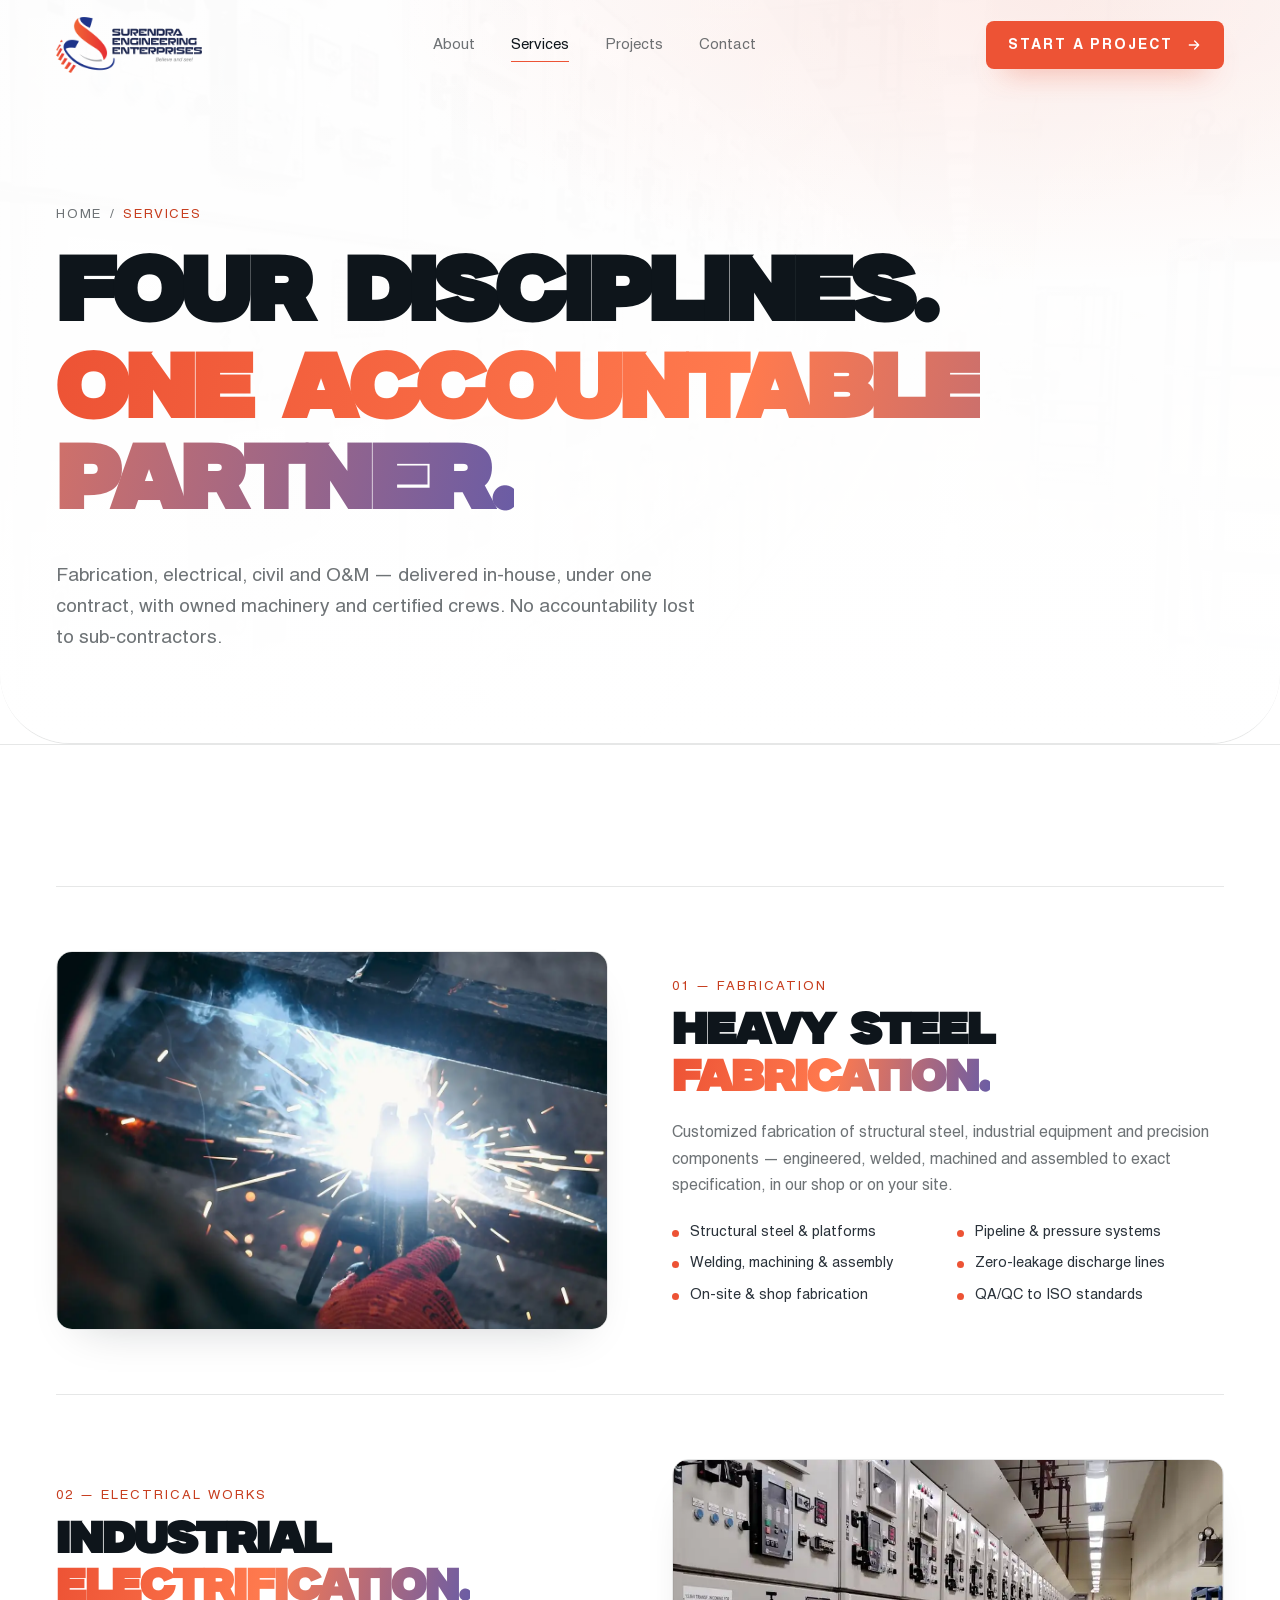
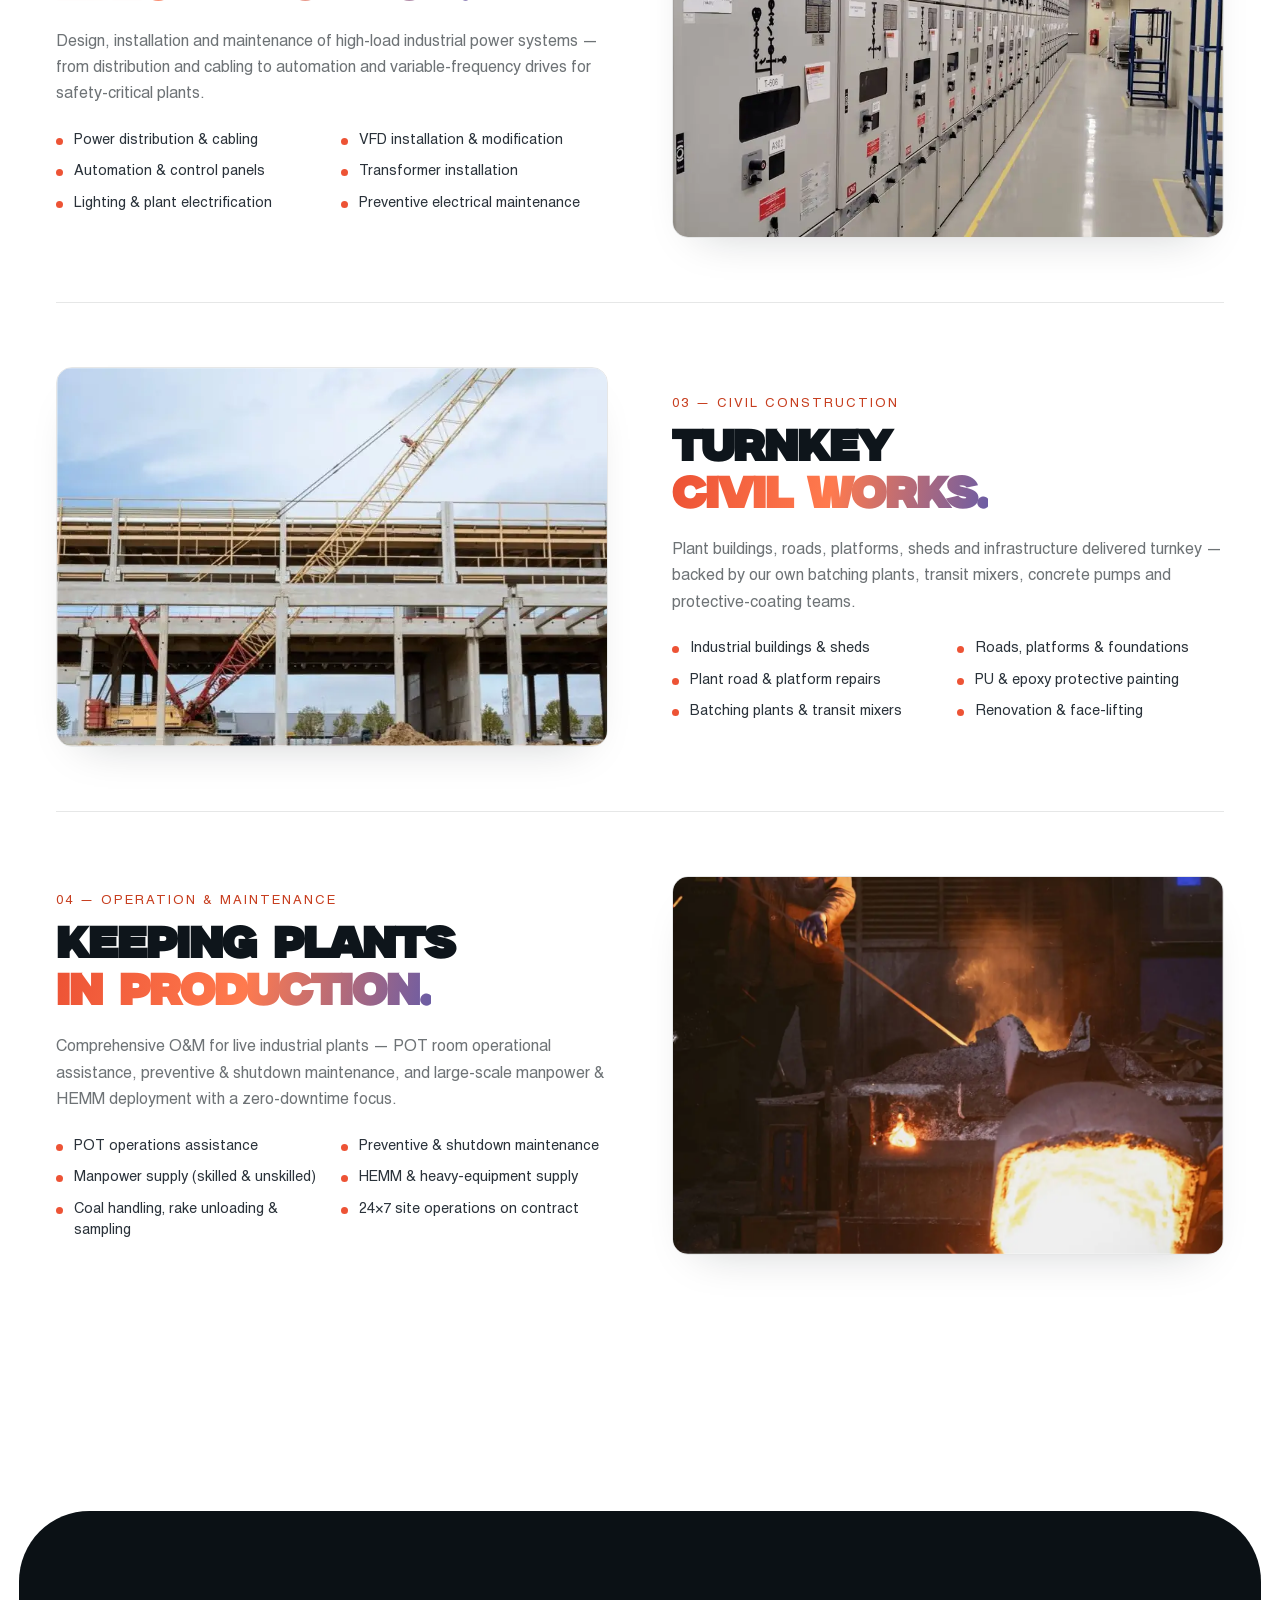
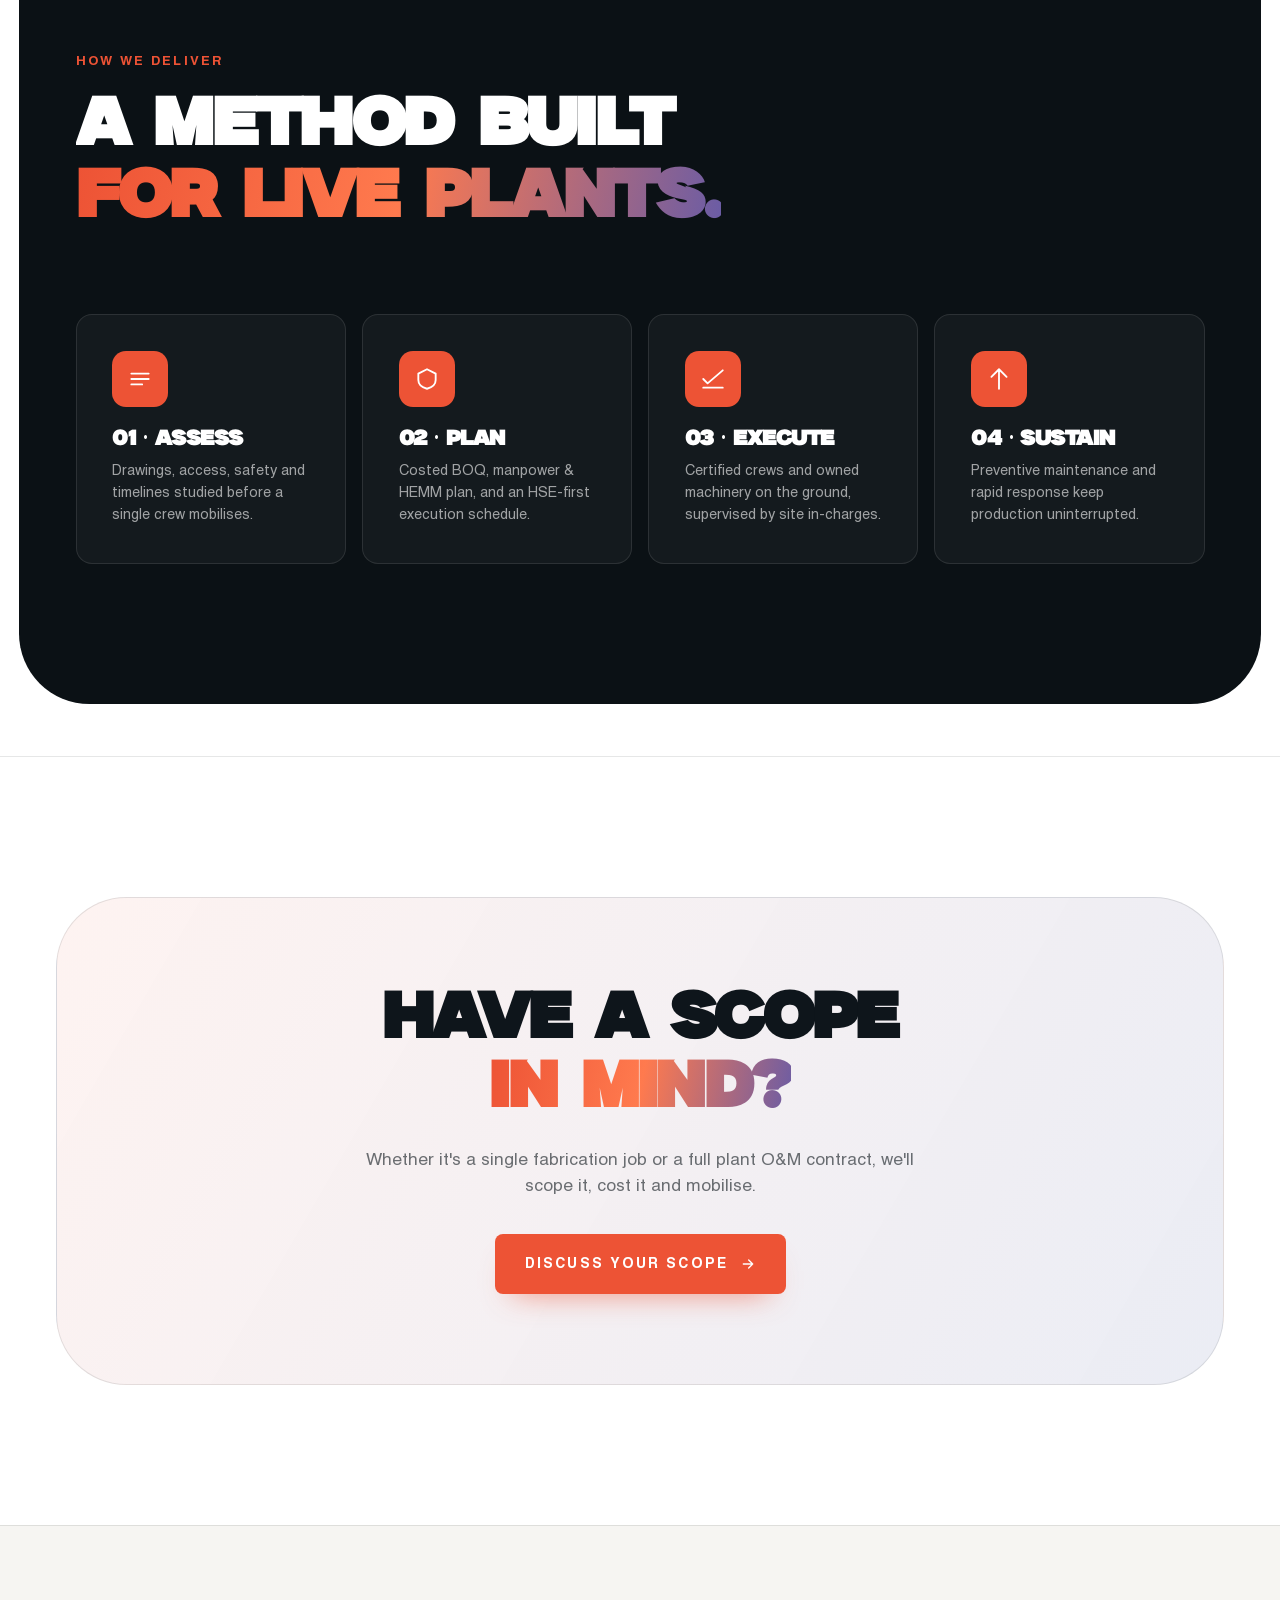
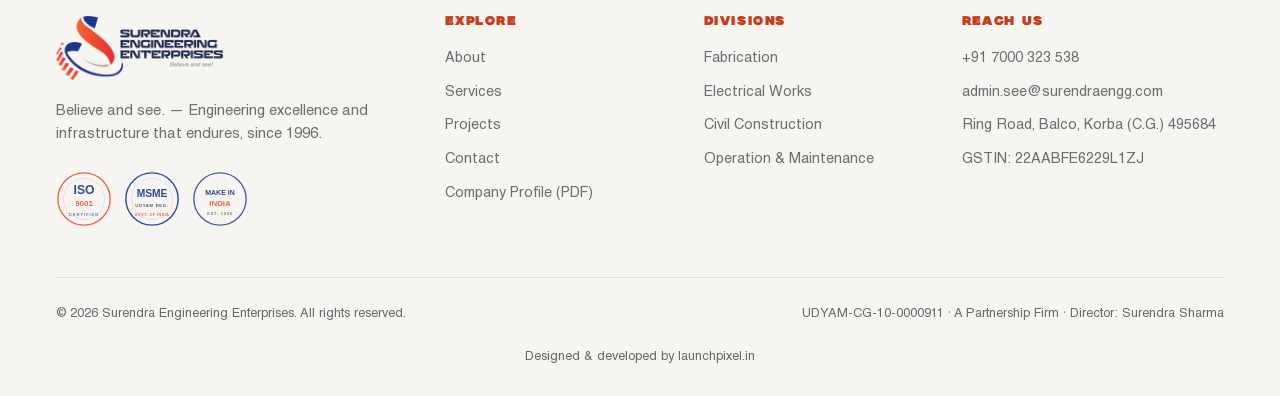
<file: services.html>
<!DOCTYPE html>
<html lang="en" class="no-js">
<head>
<meta charset="UTF-8" />
<meta name="viewport" content="width=device-width, initial-scale=1.0" />
<meta name="theme-color" content="#ffffff" />
<title>Services — Fabrication, Electrical, Civil & O&M | Surendra Engineering Enterprises</title>
<meta name="description" content="SEE delivers four integrated engineering divisions: heavy steel fabrication, industrial electrical works, turnkey civil construction, and plant operation & maintenance — at the scale of a 1500-strong workforce." />
<link rel="canonical" href="https://www.surendraengg.com/services.html" />
<meta property="og:type" content="website" />
<meta property="og:title" content="Services — Surendra Engineering Enterprises" />
<meta property="og:description" content="Fabrication · Electrical · Civil · Operation & Maintenance. Four disciplines, one accountable partner." />
<meta property="og:url" content="https://www.surendraengg.com/services.html" />
<meta property="og:image" content="https://www.surendraengg.com/assets/see-logo.png" />
<link rel="icon" type="image/svg+xml" href="assets/favicon.svg" />
<link rel="apple-touch-icon" href="assets/see-logo.png" />
<link rel="preload" href="assets/fonts/Helvetica.woff2" as="font" type="font/woff2" crossorigin />
<link rel="preload" href="assets/fonts/Helvetica-Bold.woff2" as="font" type="font/woff2" crossorigin />
<link rel="preload" href="assets/fonts/Milker.woff2" as="font" type="font/woff2" crossorigin />
<link rel="stylesheet" href="css/styles.css?v=2" />
</head>
<body data-scroll-container>

<canvas class="click-spark" id="clickSpark" aria-hidden="true"></canvas>

<header class="nav" id="nav">
  <div class="container">
    <a href="index.html" class="nav__brand" aria-label="Home"><img src="assets/see-logo.png" alt="Surendra Engineering Enterprises" class="nav__logo" /></a>
    <nav class="nav__menu" aria-label="Primary"><a href="about.html">About</a><a href="services.html">Services</a><a href="projects.html">Projects</a><a href="contact.html">Contact</a></nav>
    <div class="nav__right"><a href="contact.html" class="btn btn--orange nav__cta" data-magnetic><span><b>Start a Project</b><svg viewBox="0 0 24 24" fill="none"><path d="M5 12h14M13 6l6 6-6 6" stroke="currentColor" stroke-width="2" stroke-linecap="round" stroke-linejoin="round"/></svg></span></a><button class="burger" id="burger" aria-label="Toggle menu" aria-expanded="false"><span></span><span></span></button></div>
  </div>
</header>
<div class="mobile-menu" id="mobileMenu" aria-hidden="true"><a href="about.html">About</a><a href="services.html">Services</a><a href="projects.html">Projects</a><a href="contact.html">Contact</a><a href="contact.html" class="mm-cta">Start a Project →</a></div>

<main id="top">

  <section class="page-hero">
    <div class="page-hero__bg" aria-hidden="true"><img src="assets/img/supply-install.webp" alt="" /><div class="page-hero__veil"></div></div>
    <div class="container">
      <div class="page-hero__crumb"><a href="index.html">Home</a> / <span>Services</span></div>
      <h1 class="page-hero__title" data-anim="lines">Four disciplines.<br /><span class="grad">One accountable partner.</span></h1>
      <p class="page-hero__lead" data-anim="fade">Fabrication, electrical, civil and O&amp;M — delivered in-house, under one contract, with owned machinery and certified crews. No accountability lost to sub-contractors.</p>
    </div>
  </section>

  <section class="section">
    <div class="container">

      <div class="svc-detail" id="fabrication">
        <div class="reveal-media svc-detail__media" data-anim="fade"><img class="reveal-media__img" src="assets/img/furnace-construction.webp" alt="Steel fabrication and welding" /></div>
        <div data-anim="fade">
          <span class="svc-detail__no">01 — Fabrication</span>
          <h2 data-anim="lines">Heavy steel<br /><span class="grad">fabrication.</span></h2>
          <p>Customized fabrication of structural steel, industrial equipment and precision components — engineered, welded, machined and assembled to exact specification, in our shop or on your site.</p>
          <ul class="svc-detail__list"><li>Structural steel &amp; platforms</li><li>Pipeline &amp; pressure systems</li><li>Welding, machining &amp; assembly</li><li>Zero-leakage discharge lines</li><li>On-site &amp; shop fabrication</li><li>QA/QC to ISO standards</li></ul>
        </div>
      </div>

      <div class="svc-detail" id="electrical">
        <div class="reveal-media svc-detail__media" data-anim="fade"><img class="reveal-media__img" src="assets/img/supply-install.webp" alt="Industrial electrical systems" /></div>
        <div data-anim="fade">
          <span class="svc-detail__no">02 — Electrical Works</span>
          <h2 data-anim="lines">Industrial<br /><span class="grad">electrification.</span></h2>
          <p>Design, installation and maintenance of high-load industrial power systems — from distribution and cabling to automation and variable-frequency drives for safety-critical plants.</p>
          <ul class="svc-detail__list"><li>Power distribution &amp; cabling</li><li>VFD installation &amp; modification</li><li>Automation &amp; control panels</li><li>Transformer installation</li><li>Lighting &amp; plant electrification</li><li>Preventive electrical maintenance</li></ul>
        </div>
      </div>

      <div class="svc-detail" id="civil">
        <div class="reveal-media svc-detail__media" data-anim="fade"><img class="reveal-media__img" src="assets/img/refractory.webp" alt="Heavy civil construction" /></div>
        <div data-anim="fade">
          <span class="svc-detail__no">03 — Civil Construction</span>
          <h2 data-anim="lines">Turnkey<br /><span class="grad">civil works.</span></h2>
          <p>Plant buildings, roads, platforms, sheds and infrastructure delivered turnkey — backed by our own batching plants, transit mixers, concrete pumps and protective-coating teams.</p>
          <ul class="svc-detail__list"><li>Industrial buildings &amp; sheds</li><li>Roads, platforms &amp; foundations</li><li>Plant road &amp; platform repairs</li><li>PU &amp; epoxy protective painting</li><li>Batching plants &amp; transit mixers</li><li>Renovation &amp; face-lifting</li></ul>
        </div>
      </div>

      <div class="svc-detail" id="om">
        <div class="reveal-media svc-detail__media" data-anim="fade"><img class="reveal-media__img" src="assets/img/hot-operations.webp" alt="Plant operation and maintenance" /></div>
        <div data-anim="fade">
          <span class="svc-detail__no">04 — Operation &amp; Maintenance</span>
          <h2 data-anim="lines">Keeping plants<br /><span class="grad">in production.</span></h2>
          <p>Comprehensive O&amp;M for live industrial plants — POT room operational assistance, preventive &amp; shutdown maintenance, and large-scale manpower &amp; HEMM deployment with a zero-downtime focus.</p>
          <ul class="svc-detail__list"><li>POT operations assistance</li><li>Preventive &amp; shutdown maintenance</li><li>Manpower supply (skilled &amp; unskilled)</li><li>HEMM &amp; heavy-equipment supply</li><li>Coal handling, rake unloading &amp; sampling</li><li>24×7 site operations on contract</li></ul>
        </div>
      </div>

    </div>
  </section>

  <!-- APPROACH -->
  <section class="section panel-light">
    <div class="container">
      <div class="section__head"><span class="section__tag" data-anim="fade">How we deliver</span><h2 class="section__title" data-anim="lines">A method built<br /><span class="grad">for live plants.</span></h2></div>
      <div class="sectors-grid" data-stagger>
        <div class="sector" data-anim="fade"><div class="sector__icon"><svg viewBox="0 0 24 24" fill="none"><path d="M4 7h16M4 12h16M4 17h10" stroke="currentColor" stroke-width="1.7" stroke-linecap="round"/></svg></div><h3>01 · Assess</h3><p>Drawings, access, safety and timelines studied before a single crew mobilises.</p></div>
        <div class="sector" data-anim="fade"><div class="sector__icon"><svg viewBox="0 0 24 24" fill="none"><path d="M12 3l8 4v6c0 5-4 7-8 8-4-1-8-3-8-8V7l8-4z" stroke="currentColor" stroke-width="1.7" stroke-linejoin="round"/></svg></div><h3>02 · Plan</h3><p>Costed BOQ, manpower &amp; HEMM plan, and an HSE-first execution schedule.</p></div>
        <div class="sector" data-anim="fade"><div class="sector__icon"><svg viewBox="0 0 24 24" fill="none"><path d="M3 12l4 4L21 4M3 20h18" stroke="currentColor" stroke-width="1.7" stroke-linecap="round" stroke-linejoin="round"/></svg></div><h3>03 · Execute</h3><p>Certified crews and owned machinery on the ground, supervised by site in-charges.</p></div>
        <div class="sector" data-anim="fade"><div class="sector__icon"><svg viewBox="0 0 24 24" fill="none"><path d="M12 3v18M5 10l7-7 7 7" stroke="currentColor" stroke-width="1.7" stroke-linecap="round" stroke-linejoin="round"/></svg></div><h3>04 · Sustain</h3><p>Preventive maintenance and rapid response keep production uninterrupted.</p></div>
      </div>
    </div>
  </section>

  <section class="section section--stack">
    <div class="container"><div class="cta-band" data-anim="scale"><h2 data-anim="lines">Have a scope<br /><span class="grad">in mind?</span></h2><p data-anim="fade">Whether it's a single fabrication job or a full plant O&amp;M contract, we'll scope it, cost it and mobilise.</p><a href="contact.html" class="btn btn--orange" data-magnetic><span><b>Discuss Your Scope</b><svg viewBox="0 0 24 24" fill="none"><path d="M5 12h14M13 6l6 6-6 6" stroke="currentColor" stroke-width="2" stroke-linecap="round" stroke-linejoin="round"/></svg></span></a></div></div>
  </section>

</main>

<footer class="footer">
  <div class="container">
    <div class="footer__top">
      <div class="footer__brand"><img src="assets/see-logo.png" alt="Surendra Engineering Enterprises" class="footer__logo" /><p class="footer__tag">Believe and see. — Engineering excellence and infrastructure that endures, since 1996.</p><div class="footer__badges"><img src="assets/badges/iso.svg" alt="ISO 9001 Certified" /><img src="assets/badges/msme.svg" alt="MSME Registered" /><img src="assets/badges/made-in-india.svg" alt="Make in India" /></div></div>
      <div class="footer__col"><h3>Explore</h3><a href="about.html">About</a><a href="services.html">Services</a><a href="projects.html">Projects</a><a href="contact.html">Contact</a><a href="assets/certs/company-profile.pdf" target="_blank" rel="noopener">Company Profile (PDF)</a></div>
      <div class="footer__col"><h3>Divisions</h3><a href="services.html#fabrication">Fabrication</a><a href="services.html#electrical">Electrical Works</a><a href="services.html#civil">Civil Construction</a><a href="services.html#om">Operation &amp; Maintenance</a></div>
      <div class="footer__col"><h3>Reach Us</h3><a href="tel:+917000323538">+91 7000 323 538</a><a href="mailto:admin.see@surendraengg.com">admin.see@surendraengg.com</a><span>Ring Road, Balco, Korba (C.G.) 495684</span><span>GSTIN: 22AABFE6229L1ZJ</span></div>
    </div>
    <div class="footer__bottom"><span>© <span id="year">2026</span> Surendra Engineering Enterprises. All rights reserved.</span><span class="footer__meta">UDYAM-CG-10-0000911 · A Partnership Firm · Director: Surendra Sharma</span><span class="footer__credit">Designed &amp; developed by <a href="https://launchpixel.in" target="_blank" rel="noopener">launchpixel.in</a></span></div>
  </div>
</footer>

<!-- No third-party animation libraries — native scroll + lightweight CSS reveals for performance -->
<script src="js/main.js?v=2" defer></script>
</body>
</html>
</file>
<file: css/styles.css>
/* ============================================================
   Surendra Engineering Enterprises
   Premium light theme · white canvas + one dark contrast band
   Milker (headings) + Helvetica (body)
   SEE brand accents: orange #ED5335 · blue #1E348A
   ============================================================ */

/* Self-hosted fonts */
@font-face {
  font-family: 'Milker';
  src: url('../assets/fonts/Milker.woff2') format('woff2');
  font-weight: normal; font-style: normal; font-display: swap;
}
@font-face {
  font-family: 'Helvetica';
  src: url('../assets/fonts/Helvetica.woff2') format('woff2');
  font-weight: 400; font-style: normal; font-display: swap;
}
@font-face {
  font-family: 'Helvetica';
  src: url('../assets/fonts/Helvetica-Oblique.woff2') format('woff2');
  font-weight: 400; font-style: italic; font-display: swap;
}
@font-face {
  font-family: 'Helvetica';
  src: url('../assets/fonts/Helvetica-Light.woff2') format('woff2');
  font-weight: 300; font-style: normal; font-display: swap;
}
@font-face {
  font-family: 'Helvetica';
  src: url('../assets/fonts/Helvetica-Bold.woff2') format('woff2');
  font-weight: 700; font-style: normal; font-display: swap;
}

:root {
  /* Premium light canvas */
  --bg: #ffffff;            /* main canvas */
  --bg-soft: #f6f5f2;       /* warm paper — alternating sections */
  --bg-tint: #efeee9;       /* slightly deeper paper */
  --panel: #ffffff;         /* cards */
  --panel-2: #faf9f6;       /* card hover */

  /* Dark contrast band + footer accents */
  --dark: #0b1115;
  --dark-2: #111a20;

  /* Ink (text) */
  --ink: #0e151b;           /* primary near-black */
  --ink-2: #2a323a;

  /* SEE brand accents */
  --orange: #ED5335;
  --orange-ink: #C73E1F;    /* darker orange — passes WCAG AA for small text on light bg */
  --orange-2: #ff7a00;
  --blue: #1E348A;
  --blue-bright: #2E50C8;

  --white: #ffffff;
  --muted: rgba(14, 21, 27, 0.60);
  --muted-2: rgba(14, 21, 27, 0.62);
  --line: rgba(14, 21, 27, 0.10);     /* hairline divider */
  --line-2: rgba(14, 21, 27, 0.16);
  --glass: rgba(14, 21, 27, 0.025);   /* faint fill */

  /* soft premium shadows */
  --shadow-sm: 0 2px 10px rgba(14, 21, 27, 0.05);
  --shadow-md: 0 20px 44px -26px rgba(14, 21, 27, 0.22);
  --shadow-lg: 0 44px 90px -44px rgba(14, 21, 27, 0.30);

  --grad: linear-gradient(102deg, var(--orange) 0%, #ff7a4e 50%, var(--blue-bright) 120%);

  --container: 1440px;
  --pad: clamp(20px, 4.4vw, 64px);
  --r-lg: clamp(28px, 5.5vw, 80px);   /* signature big section radius */
  --r-md: 16px;
  --r-sm: 8px;
  --ease: cubic-bezier(0.22, 1, 0.36, 1);
}

*, *::before, *::after { box-sizing: border-box; margin: 0; padding: 0; }
html { -webkit-text-size-adjust: 100%; scroll-behavior: smooth; }
@media (prefers-reduced-motion: reduce) { html { scroll-behavior: auto; } .scroll-stack .stack-card { animation: none !important; } }
html.lenis, html.lenis body { height: auto; }
.lenis.lenis-smooth { scroll-behavior: auto !important; }
.lenis.lenis-stopped { overflow: hidden; }

body {
  font-family: 'Helvetica', system-ui, sans-serif;
  background: var(--bg);
  color: var(--ink);
  line-height: 1.5;
  overflow-x: clip;          /* clip (not hidden) so position:sticky still works */
  -webkit-font-smoothing: antialiased;
  text-rendering: optimizeLegibility;
}
img { max-width: 100%; display: block; }
a { color: inherit; text-decoration: none; }
ul { list-style: none; }
button { font-family: inherit; cursor: pointer; border: none; background: none; color: inherit; }
::selection { background: var(--orange); color: #fff; }

h1, h2, h3, h4 {
  font-family: 'Milker', 'Helvetica', sans-serif;
  font-weight: 700; line-height: 1.02; letter-spacing: -0.025em;
  color: var(--ink);
}

.container { width: 100%; max-width: var(--container); margin: 0 auto; padding: 0 var(--pad); position: relative; }

/* Uppercase tracked label — eyebrow */
.eyebrow {
  display: inline-flex; align-items: center; gap: 10px;
  font-size: 13px; font-weight: 600; letter-spacing: 2.1px; text-transform: uppercase;
  color: var(--muted);
}
.eyebrow .dot { width: 7px; height: 7px; border-radius: 50%; background: var(--orange); box-shadow: 0 0 12px rgba(237,83,53,0.6); animation: pulse 2s infinite; }
@keyframes pulse { 0%,100%{opacity:1;transform:scale(1)} 50%{opacity:.4;transform:scale(.6)} }

.grad { background: var(--grad); -webkit-background-clip: text; background-clip: text; -webkit-text-fill-color: transparent; }

/* ============================================================
   SIGNATURE BUTTON  (expanding-circle hover-fill + arrow)
   ============================================================ */
.btn {
  display: inline-flex; align-items: center; justify-content: center; gap: 10px;
  height: 60px; padding: 0 30px; border-radius: var(--r-sm);
  font-size: 14px; font-weight: 600; letter-spacing: 2.1px; text-transform: uppercase;
  position: relative; overflow: hidden; isolation: isolate;
  transition: color .35s var(--ease), background .35s var(--ease), transform .5s var(--ease), border-color .35s var(--ease);
  will-change: transform;
}
.btn > span { position: relative; z-index: 2; display: inline-flex; align-items: center; gap: 12px; }
.btn svg { width: 16px; height: 16px; transition: transform .4s var(--ease); }
.btn:hover svg { transform: translateX(5px); }
/* the expanding circle */
.btn::before {
  content: ""; position: absolute; top: 50%; left: 50%;
  width: 240%; padding-top: 240%; border-radius: 50%;
  transform: translate(-50%, -50%) scale(0);
  transition: transform .8s var(--ease); z-index: 1;
}
.btn:hover::before { transform: translate(-50%, -50%) scale(1); }

.btn--orange { background: var(--orange); color: #fff; box-shadow: 0 16px 30px -18px rgba(237,83,53,0.7); }
.btn--orange::before { background: var(--ink); }
.btn--orange:hover { color: #fff; }

.btn--white { background: var(--ink); color: #fff; }
.btn--white::before { background: var(--orange); }
.btn--white:hover { color: #fff; }

/* ghost / secondary button — bordered, fills ink on hover */
.btn--light { background: transparent; color: var(--ink); border: 1px solid var(--line-2); }
.btn--light::before { background: var(--ink); }
.btn--light:hover { color: #fff; border-color: transparent; }

.btn--dark { background: var(--ink); color: #fff; }
.btn--dark::before { background: var(--orange); }
.btn--dark:hover { color: #fff; }

.btn--block { width: 100%; }

/* text/underline button */
.btn-simple {
  display: inline-flex; align-items: center; gap: 10px; position: relative;
  font-size: 14px; font-weight: 600; letter-spacing: 1.6px; text-transform: uppercase; color: var(--ink);
}
.btn-simple span { position: relative; }
.btn-simple span::after { content: ""; position: absolute; left: 0; bottom: -4px; height: 1px; width: 100%; background: currentColor; transition: width .35s var(--ease) .2s; }
.btn-simple span::before { content: ""; position: absolute; left: 0; bottom: -4px; height: 1px; width: 0; background: var(--orange); transition: width .35s var(--ease); z-index: 1; }
.btn-simple:hover span::after { width: 0; transition-delay: 0s; }
.btn-simple:hover span::before { width: 100%; transition-delay: .2s; }
.btn-simple svg { width: 15px; height: 15px; transition: transform .35s var(--ease); }
.btn-simple:hover svg { transform: translateX(5px); }

/* ============================================================
   CURSOR / CLICK SPARK
   ============================================================ */
.click-spark { position: fixed; inset: 0; width: 100%; height: 100%; pointer-events: none; z-index: 9500; }

/* ============================================================
   HEADER / NAV
   ============================================================ */
header.nav { position: fixed; top: 0; left: 0; width: 100%; z-index: 100; color: var(--ink); transition: background .35s var(--ease), border-color .35s, padding .35s var(--ease), transform .45s var(--ease), box-shadow .35s var(--ease); border-bottom: 1px solid transparent; }
header.nav.to-hide { transform: translateY(-100%); }
header.nav .container { display: flex; align-items: center; justify-content: space-between; height: 90px; transition: height .35s var(--ease); }
header.nav.is-scrolled { background: rgba(255,255,255,0.88); backdrop-filter: blur(12px) saturate(140%); -webkit-backdrop-filter: blur(12px) saturate(140%); border-bottom: 1px solid var(--line); box-shadow: var(--shadow-sm); }
header.nav.is-scrolled .container { height: 74px; }
.nav__logo { height: 56px; width: auto; transition: height .35s var(--ease); }
header.nav.is-scrolled .nav__logo { height: 46px; }
.nav__menu { display: flex; gap: 36px; }
.nav__menu a { font-size: 15px; color: var(--muted); position: relative; padding: 6px 0; transition: color .3s; }
.nav__menu a::after { content: ""; position: absolute; left: 0; bottom: 0; width: 0; height: 1.5px; background: var(--orange); transition: width .35s var(--ease); }
.nav__menu a:hover, .nav__menu a.is-active { color: var(--ink); }
.nav__menu a:hover::after, .nav__menu a.is-active::after { width: 100%; }
.nav__right { display: flex; align-items: center; gap: 16px; }
.nav__cta { height: 48px; padding: 0 22px; }

.burger { display: none; flex-direction: column; gap: 6px; width: 40px; height: 40px; align-items: center; justify-content: center; }
.burger span { width: 24px; height: 2px; background: var(--ink); border-radius: 2px; transition: transform .35s var(--ease), opacity .3s; }
.burger.is-open span:first-child { transform: translateY(4px) rotate(45deg); }
.burger.is-open span:last-child { transform: translateY(-4px) rotate(-45deg); }
.mobile-menu { position: fixed; inset: 0; z-index: 99; background: rgba(255,255,255,0.98); backdrop-filter: blur(20px); display: flex; flex-direction: column; align-items: center; justify-content: center; gap: 26px; opacity: 0; visibility: hidden; transition: opacity .45s var(--ease), visibility .45s; }
.mobile-menu.is-open { opacity: 1; visibility: visible; }
.mobile-menu a { font-family: 'Milker'; font-size: clamp(1.6rem, 7vw, 2.4rem); color: var(--muted); transition: color .3s; }
.mobile-menu a:hover { color: var(--ink); }
.mobile-menu .mm-cta { color: var(--orange); }

/* ============================================================
   HERO  (light · faint photo ghost · dark headline)
   ============================================================ */
.hero { position: relative; padding: clamp(150px, 16vw, 230px) 0 clamp(80px, 10vw, 150px); border-radius: 0 0 var(--r-lg) var(--r-lg); overflow: hidden; background: var(--bg); z-index: 2; border-bottom: 1px solid var(--line); }
.hero__bg { position: absolute; inset: 0; z-index: 0; }
.hero__bg img { width: 100%; height: 100%; object-fit: cover; opacity: 0.06; transform: scale(1.12); will-change: transform; }
.hero__blueprint { display: none; }
.hero__veil { position: absolute; inset: 0; background:
  radial-gradient(120% 90% at 82% 4%, rgba(237,83,53,0.10) 0%, transparent 50%),
  radial-gradient(100% 80% at 0% 100%, rgba(30,52,138,0.10) 0%, transparent 52%),
  linear-gradient(180deg, rgba(255,255,255,0.74) 0%, rgba(255,255,255,0.86) 45%, var(--bg) 100%); }
.hero .container { z-index: 2; }
.hero__eyebrow { margin-bottom: 30px; padding: 9px 18px; border: 1px solid var(--line-2); border-radius: 100px; background: var(--glass); font-size: 12px; color: var(--ink-2); }
.hero__title { font-size: clamp(2.7rem, 8.2vw, 7.2rem); font-weight: 600; letter-spacing: -0.035em; max-width: 16ch; }
.hero__title .line { display: block; overflow: hidden; }
.hero__title .line > span { display: inline-block; }
.hero__title em { font-style: normal; background: var(--grad); -webkit-background-clip: text; background-clip: text; -webkit-text-fill-color: transparent; }
.hero__sub { margin-top: 22px; max-width: 640px; font-size: clamp(1rem, 1.5vw, 1.3rem); color: var(--muted); line-height: 1.6; }
.hero__actions { margin-top: 40px; display: flex; gap: 14px; flex-wrap: wrap; }

.hero__ticker { margin-top: clamp(50px, 8vw, 96px); display: grid; grid-template-columns: repeat(4, 1fr); gap: 1px; background: var(--line); border: 1px solid var(--line); border-radius: var(--r-md); overflow: hidden; box-shadow: var(--shadow-md); }
.hero__ticker .ti { background: var(--panel); padding: 24px; }
.hero__ticker .ti b { display: block; font-family: 'Milker'; font-weight: 700; font-size: clamp(1.5rem, 2.6vw, 2.2rem); color: var(--ink); }
.hero__ticker .ti span { font-size: 13px; color: var(--muted); }

/* ============================================================
   SECTION SCAFFOLD  (hairline dividers between content blocks)
   ============================================================ */
.section { padding: clamp(80px, 11vw, 160px) 0; position: relative; border-top: 1px solid var(--line); }
.section:first-of-type { border-top: none; }
.section__head { max-width: 920px; margin-bottom: clamp(46px, 6vw, 84px); }
.section__tag { display: block; margin-bottom: 22px; font-size: 13px; font-weight: 600; letter-spacing: 2.1px; text-transform: uppercase; color: var(--orange-ink); }
.section__title { font-size: clamp(2.1rem, 5.2vw, 4.6rem); }
.section__lead { margin-top: 26px; max-width: 680px; font-size: clamp(1rem, 1.4vw, 1.2rem); color: var(--muted); line-height: 1.65; }

/* paper-toned section variant for rhythm */
.section--paper { background: var(--bg-soft); }

/* ============================================================
   CLIENTS MARQUEE
   ============================================================ */
.clients { padding: clamp(44px, 6vw, 76px) 0; border-top: 1px solid var(--line); border-bottom: 1px solid var(--line); background: var(--bg-soft); }
.clients__label { text-align: center; font-size: 13px; letter-spacing: 1.6px; text-transform: uppercase; color: var(--muted-2); margin-bottom: 38px; }
.marquee { overflow: hidden; padding: 26px 0; -webkit-mask-image: linear-gradient(90deg, transparent, #000 10%, #000 90%, transparent); mask-image: linear-gradient(90deg, transparent, #000 10%, #000 90%, transparent); }
.marquee__track { display: flex; width: max-content; align-items: center; animation: marquee 40s linear infinite; }
.marquee:hover .marquee__track { animation-play-state: paused; }
.marquee__group { display: flex; align-items: center; gap: clamp(16px, 1.8vw, 28px); padding-right: clamp(16px, 1.8vw, 28px); }
.marquee__chip {
  flex: 0 0 auto; width: clamp(150px, 13vw, 190px); height: 92px;
  display: grid; place-items: center; padding: 18px 26px;
  background: #ffffff; border-radius: 16px; border: 1px solid var(--line);
  box-shadow: var(--shadow-sm);
  transition: transform .45s var(--ease), box-shadow .45s var(--ease);
}
.marquee__chip img { max-height: 48px; max-width: 100%; width: auto; object-fit: contain; filter: saturate(0.96); transition: filter .4s, transform .45s var(--ease); }
.marquee__chip:hover { transform: translateY(-5px); box-shadow: var(--shadow-md); position: relative; z-index: 2; }
.marquee__chip:hover img { filter: saturate(1.1); transform: scale(1.04); }
.marquee__logo { height: 38px; width: auto; opacity: 0.85; }
.marquee__badge { height: 58px; width: auto; opacity: 0.9; }
@keyframes marquee { to { transform: translateX(-50%); } }

/* ============================================================
   IMPACT / STATS  (hairline grid)
   ============================================================ */
.stats { display: grid; grid-template-columns: repeat(4, 1fr); gap: 1px; background: var(--line); border: 1px solid var(--line); border-radius: var(--r-md); overflow: hidden; box-shadow: var(--shadow-md); }
.stat { background: var(--panel); padding: clamp(28px, 3vw, 44px); transition: background .4s; }
.stat:hover { background: var(--bg-soft); }
.stat__num { font-family: 'Milker'; font-weight: 700; font-size: clamp(2.4rem, 4.6vw, 3.8rem); line-height: 1; }
.stat__num .grad { display: inline-block; }
.stat__label { margin-top: 16px; font-weight: 600; font-size: 1.06rem; color: var(--ink); }
.stat__desc { margin-top: 10px; font-size: 0.88rem; color: var(--muted); }

/* ============================================================
   CERTIFICATIONS  (clickable cards → PDF)
   ============================================================ */
.certs { display: flex; flex-wrap: wrap; gap: 16px; margin-top: 28px; }
.cert-chip { display: flex; align-items: center; gap: 16px; padding: 18px 22px; background: var(--panel); border: 1px solid var(--line); border-radius: var(--r-md); flex: 1 1 260px; box-shadow: var(--shadow-sm); transition: border-color .35s, transform .35s, box-shadow .35s; position: relative; }
.cert-chip:hover { border-color: var(--orange); transform: translateY(-3px); box-shadow: var(--shadow-md); }
.cert-chip img { width: 52px; height: 52px; flex-shrink: 0; }
.cert-chip > div { min-width: 0; }
.cert-chip strong { display: block; font-size: 0.98rem; font-family: 'Milker'; color: var(--ink); }
.cert-chip span { font-size: 0.78rem; color: var(--muted); }
a.cert-chip { padding-right: 44px; }
a.cert-chip::after { content: ""; position: absolute; right: 18px; top: 50%; width: 16px; height: 16px; transform: translateY(-50%); background: no-repeat center/contain; opacity: .5; transition: opacity .3s, transform .3s;
  background-image: url("data:image/svg+xml,%3Csvg xmlns='http://www.w3.org/2000/svg' viewBox='0 0 24 24' fill='none' stroke='%23ED5335' stroke-width='2' stroke-linecap='round' stroke-linejoin='round'%3E%3Cpath d='M7 17 17 7M9 7h8v8'/%3E%3C/svg%3E"); }
a.cert-chip:hover::after { opacity: 1; transform: translateY(-50%) translate(2px,-2px); }
.cert-chip__badge { position: absolute; right: 14px; bottom: 10px; font-size: 9px; font-weight: 700; letter-spacing: 1px; color: var(--muted-2); }

/* ============================================================
   SCROLL STACK  (pinned card stack on desktop, list on mobile)
   ============================================================ */
.scroll-stack { position: relative; }
.stack { position: relative; padding-bottom: clamp(16px, 3vw, 40px); }
.stack-card {
  position: relative; width: 100%;
  display: grid; grid-template-columns: 1.05fr 0.95fr; gap: clamp(24px, 3vw, 56px); align-items: center;
  padding: clamp(26px, 2.8vw, 48px);
  border-radius: clamp(22px, 2.6vw, 32px);
  background: var(--panel);
  border: 1px solid var(--line);
  box-shadow: var(--shadow-md);
  overflow: hidden;
}
.stack-card::after { content: ""; position: absolute; inset: 0; pointer-events: none; border-radius: inherit; background: radial-gradient(120% 90% at 96% 2%, rgba(237,83,53,0.06), transparent 52%); }
.stack-card__media { position: relative; z-index: 1; border-radius: clamp(14px, 1.4vw, 20px); overflow: hidden; aspect-ratio: 4/3; border: 1px solid var(--line); }
.stack-card__media img { width: 100%; height: 100%; object-fit: cover; transform: scale(1.04); transition: transform 1s var(--ease); }
.stack-card:hover .stack-card__media img { transform: scale(1.1); }
.stack-card__body { position: relative; z-index: 1; }
.stack-card__no { font-size: 13px; font-weight: 600; letter-spacing: 2.1px; text-transform: uppercase; color: var(--orange-ink); }
.stack-card h3 { font-size: clamp(1.8rem, 3.4vw, 2.9rem); margin: 12px 0 14px; }
.stack-card p { color: var(--muted); line-height: 1.6; max-width: 46ch; }
.stack-card__list { display: flex; flex-wrap: wrap; gap: 8px 18px; margin-top: 18px; }
.stack-card__list li { font-size: 0.82rem; padding-left: 16px; position: relative; color: var(--ink-2); }
.stack-card__list li::before { content: ""; position: absolute; left: 0; top: 8px; width: 6px; height: 6px; border-radius: 50%; background: var(--orange); }
.stack-card__cta { margin-top: 26px; }
.scroll-stack-end { width: 100%; height: 40vh; }
.stack-card + .stack-card { margin-top: 22px; }

/* Desktop: pure-CSS sticky scroll-stack — cards pin and pile up as you scroll.
   No JS, no per-frame rAF, no jank; works natively on every browser. */
@media (min-width: 861px) {
  .scroll-stack .stack { padding-bottom: 0; }
  .scroll-stack .stack-card { position: sticky; margin-top: 0; margin-bottom: clamp(120px, 22vh, 240px); }
  .scroll-stack .stack-card:nth-of-type(1) { top: 96px; }
  .scroll-stack .stack-card:nth-of-type(2) { top: 124px; }
  .scroll-stack .stack-card:nth-of-type(3) { top: 152px; }
  .scroll-stack .stack-card:nth-of-type(4) { top: 180px; }
  .scroll-stack .stack-card:last-of-type { margin-bottom: 0; }

  /* Progressive enhancement: cards rise + settle as they enter, driven by the
     compositor (scroll timeline) — no main-thread rAF, no jank. Browsers
     without support (Safari/Firefox) just get the clean sticky pin above. */
  @supports (animation-timeline: view()) {
    .scroll-stack .stack-card {
      animation: stack-rise linear both;
      animation-timeline: view();
      animation-range: entry 4% cover 14%;
    }
    @keyframes stack-rise {
      from { transform: translateY(54px) scale(0.955); opacity: 0.55; }
      to   { transform: translateY(0) scale(1); opacity: 1; }
    }
  }
}

@media (max-width: 860px) {
  .stack-card { grid-template-columns: 1fr; min-height: 0; gap: 22px; box-shadow: var(--shadow-md); }
  .stack-card__media { aspect-ratio: 16/10; order: -1; min-height: 0; }
  .stack { padding-bottom: clamp(40px, 8vh, 90px); }
}

/* ============================================================
   CASE / PROJECT STORIES
   ============================================================ */
.cases { display: flex; flex-direction: column; gap: clamp(30px, 4vw, 64px); }
.case { display: grid; grid-template-columns: 1.05fr 1fr; gap: clamp(26px, 4vw, 70px); align-items: center; }
.case--rev .case__media { order: 2; }
.case__media { border-radius: var(--r-md); overflow: hidden; border: 1px solid var(--line); aspect-ratio: 16/11; box-shadow: var(--shadow-md); }
.case__media img { width: 100%; height: 100%; object-fit: cover; filter: grayscale(0.18) contrast(1.03); transition: filter .6s var(--ease); }
.case:hover .case__media img { filter: none; }
.case__client { font-size: 12px; letter-spacing: 2px; text-transform: uppercase; color: var(--muted); margin-bottom: 18px; }
.case__value { font-family: 'Milker'; font-weight: 700; font-size: clamp(3rem, 7vw, 5.6rem); line-height: 0.92; }
.case__value .grad { display: inline-block; }
.case__name { font-size: clamp(1.3rem, 2.3vw, 2rem); margin: 14px 0; }
.case__desc { color: var(--muted); max-width: 520px; line-height: 1.6; }
.case__tags { display: flex; gap: 10px; flex-wrap: wrap; margin-top: 22px; }
.case__tags span { font-size: 12px; padding: 7px 15px; border: 1px solid var(--line-2); border-radius: 100px; background: var(--glass); color: var(--ink-2); }

/* ============================================================
   DARK FEATURE BAND — Industry Footprint
   ============================================================ */
.panel-light { background: var(--dark); color: var(--white); border-radius: var(--r-lg); margin: clamp(20px, 4vw, 56px) clamp(8px, 1.5vw, 22px); border-top: none; overflow: hidden; }
.panel-light .section__tag { color: var(--orange); }
.panel-light .section__title, .panel-light h2 { color: var(--white); }
.panel-light .section__lead { color: rgba(255,255,255,0.62); }
.sectors-grid { display: grid; grid-template-columns: repeat(4, 1fr); gap: 16px; }
.sector { padding: clamp(28px, 2.8vw, 42px); border: 1px solid rgba(255,255,255,0.10); border-radius: var(--r-md); background: rgba(255,255,255,0.04); transition: transform .45s var(--ease), box-shadow .45s, border-color .45s, background .45s; position: relative; overflow: hidden; }
.sector:hover { transform: translateY(-6px); border-color: rgba(255,255,255,0.22); background: rgba(255,255,255,0.07); }
.sector__icon { width: 56px; height: 56px; border-radius: 14px; display: grid; place-items: center; background: var(--orange); color: #fff; margin-bottom: 22px; }
.sector__icon svg { width: 26px; height: 26px; }
.sector h3 { font-size: 1.3rem; margin-bottom: 10px; color: var(--white); }
.sector p { font-size: 0.9rem; color: rgba(255,255,255,0.6); line-height: 1.55; }

/* ============================================================
   CAPABILITIES
   ============================================================ */
.cap-grid { display: grid; grid-template-columns: 1fr 1.2fr 1fr; gap: 18px; }
.cap-col { background: var(--panel); border: 1px solid var(--line); border-radius: var(--r-md); padding: clamp(28px, 2.8vw, 42px); box-shadow: var(--shadow-sm); }
.cap-col__title { display: flex; align-items: center; gap: 14px; font-size: 1.15rem; margin-bottom: 28px; }
.cap-col__title i { width: 28px; height: 3px; border-radius: 3px; background: var(--orange); }
.cap-stats { display: grid; grid-template-columns: repeat(2, 1fr); gap: 24px 18px; }
.cap-stats b { display: block; font-family: 'Milker'; font-weight: 700; font-size: clamp(1.8rem, 3vw, 2.5rem); color: var(--ink); }
.cap-stats span { font-size: 0.8rem; color: var(--muted); }
.cap-fleet { display: grid; grid-template-columns: repeat(2, 1fr); gap: 10px 16px; }
.cap-fleet li { font-size: 0.88rem; color: var(--ink-2); padding: 10px 0; border-bottom: 1px solid var(--line); }
.cap-fleet li b { font-family: 'Milker'; color: var(--orange-ink); margin-right: 8px; }
.cap-lead { color: var(--muted); font-size: 0.92rem; margin-bottom: 20px; line-height: 1.6; }
.cap-check li { font-size: 0.86rem; padding: 11px 0 11px 28px; position: relative; border-bottom: 1px solid var(--line); color: var(--ink-2); }
.cap-check li::before { content: "✓"; position: absolute; left: 0; top: 10px; color: var(--orange-ink); font-weight: 700; }

/* ============================================================
   CONTACT
   ============================================================ */
.contact { background: var(--bg-soft); }
.contact__inner { display: grid; grid-template-columns: 1fr 1fr; gap: clamp(40px, 6vw, 96px); align-items: start; }
.contact__title { font-size: clamp(2.2rem, 5.4vw, 4.6rem); margin: 18px 0 24px; }
.contact__lead { color: var(--muted); max-width: 460px; margin-bottom: 38px; line-height: 1.6; }
.contact__details { display: flex; flex-direction: column; gap: 14px; }
.crow { display: flex; gap: 18px; align-items: flex-start; padding: 18px 20px; border: 1px solid var(--line); border-radius: var(--r-md); background: var(--panel); box-shadow: var(--shadow-sm); transition: border-color .4s, transform .4s, box-shadow .4s; }
a.crow:hover { border-color: var(--orange); transform: translateX(4px); box-shadow: var(--shadow-md); }
.crow__icon { width: 44px; height: 44px; flex-shrink: 0; display: grid; place-items: center; border-radius: 12px; background: linear-gradient(135deg, var(--blue), var(--blue-bright)); }
.crow__icon svg { width: 20px; height: 20px; color: #fff; }
.crow small { display: block; font-size: 11px; letter-spacing: 1.4px; text-transform: uppercase; color: var(--muted-2); margin-bottom: 5px; }
.crow strong { display: block; font-size: 1.02rem; font-family: 'Milker'; color: var(--ink); }
.crow em { font-style: normal; font-size: 0.82rem; color: var(--muted); }

.cform { background: var(--panel); border: 1px solid var(--line); border-radius: var(--r-md); padding: clamp(26px, 3vw, 42px); box-shadow: var(--shadow-md); }
.field { position: relative; margin-bottom: 20px; }
.field input, .field textarea, .field select { width: 100%; padding: 22px 16px 8px; background: var(--bg-soft); border: 1px solid var(--line-2); border-radius: 12px; color: var(--ink); font-family: inherit; font-size: 0.95rem; transition: border-color .3s, background .3s; resize: vertical; }
.field textarea { min-height: 92px; }
.field input:focus, .field textarea:focus, .field select:focus { outline: none; border-color: var(--orange); background: #fff; }
.field label { position: absolute; left: 16px; top: 18px; color: var(--muted); font-size: 0.95rem; pointer-events: none; transition: all .25s var(--ease); }
.field label.static,
.field input:focus + label, .field input:not(:placeholder-shown) + label,
.field textarea:focus + label, .field textarea:not(:placeholder-shown) + label,
.field select:focus + label, .field select:valid + label {
  top: 8px; font-size: 11px; letter-spacing: 1px; text-transform: uppercase; color: var(--orange-ink);
}
.field select option { background: #fff; color: var(--ink); }
.cform__note { margin-top: 14px; font-size: 0.85rem; color: var(--orange-ink); min-height: 18px; }

/* optional file attachment */
.field--file { display: block; margin-bottom: 20px; }
.file-drop { position: relative; display: flex; align-items: center; gap: 12px; min-height: 58px; padding: 14px 16px; box-sizing: border-box; border: 1px dashed var(--line-2); border-radius: 12px; background: var(--bg-soft); color: var(--muted); font-size: 0.88rem; line-height: 1.4; cursor: pointer; transition: border-color .3s, background .3s, color .3s; }
.file-drop:hover { border-color: var(--orange); background: #fff; color: var(--ink-2); }
.file-drop svg { width: 20px; height: 20px; flex-shrink: 0; color: var(--orange-ink); }
.file-drop b { color: var(--ink); font-weight: 600; }
.file-drop em { font-style: normal; opacity: 0.65; }
.file-drop .file-name { display: block; color: var(--orange-ink); font-weight: 600; margin-top: 2px; }
.file-drop input[type="file"] { position: absolute; inset: 0; width: 100%; height: 100%; opacity: 0; cursor: pointer; }

/* ============================================================
   FOOTER  (light paper · dark logo visible · top divider)
   ============================================================ */
.footer { background: var(--bg-soft); border-top: 1px solid var(--line); padding: clamp(56px, 7vw, 96px) 0 30px; }
.footer__top { display: grid; grid-template-columns: 1.6fr 1fr 1fr 1.2fr; gap: 40px; padding-bottom: 50px; border-bottom: 1px solid var(--line); }
.footer__logo { height: 64px; width: auto; margin-bottom: 20px; }
.footer__tag { color: var(--muted); font-size: 0.92rem; max-width: 320px; margin-bottom: 24px; line-height: 1.6; }
.footer__badges { display: flex; gap: 12px; align-items: center; }
.footer__badges img { height: 56px; opacity: 0.9; }
.footer__col h3 { font-size: 12px; letter-spacing: 1.6px; text-transform: uppercase; color: var(--orange-ink); margin-bottom: 20px; }
.footer__col a, .footer__col span { display: block; color: var(--muted); font-size: 0.9rem; margin-bottom: 12px; transition: color .3s; }
.footer__col a:hover { color: var(--ink); }
.footer__bottom { padding-top: 26px; display: flex; justify-content: space-between; flex-wrap: wrap; gap: 12px; font-size: 0.8rem; color: var(--muted-2); }
.footer__credit { flex-basis: 100%; text-align: center; padding-top: 12px; }
.footer__credit a { color: inherit; text-decoration: none; transition: color .3s; }
.footer__credit a:hover { color: var(--orange); }

/* ============================================================
   MOTION SYSTEM
   ============================================================ */
[data-reveal] { opacity: 0; transform: translateY(20px); transition: opacity .5s var(--ease), transform .55s var(--ease); }
[data-reveal].is-in { opacity: 1; transform: none; }
.no-js [data-reveal] { opacity: 1; transform: none; }

[data-anim="fade"] { opacity: 0; transform: translateY(20px); transition: opacity .5s var(--ease), transform .55s var(--ease); transition-delay: var(--d, 0s); }
[data-anim="fade"].is-in { opacity: 1; transform: none; }

.r-line { display: block; overflow: hidden; padding-bottom: 0.06em; }
.r-line__in { display: block; transition: transform .6s var(--ease); transition-delay: calc(var(--li, 0) * 0.06s); }
[data-anim="lines"] .r-line__in { transform: translateY(120%); }
[data-anim="lines"].is-in .r-line__in { transform: none; }

.reveal-media { overflow: hidden; }
.reveal-media__img,
.reveal-media > img,
.reveal-media > video {
  clip-path: inset(26% 8%);
  transform: rotate(-6deg) scale(1.08);
  transition: clip-path .7s var(--ease), transform .7s var(--ease);
}
.reveal-media.is-in .reveal-media__img,
.reveal-media.is-in > img,
.reveal-media.is-in > video {
  clip-path: inset(0% 0%);
  transform: rotate(0) scale(1);
  transition-delay: var(--d, 0s);
}

[data-anim="scale"] { opacity: 0; transform: scale(0.96); transition: opacity .5s var(--ease), transform .55s var(--ease); transition-delay: var(--d, 0s); }
[data-anim="scale"].is-in { opacity: 1; transform: none; }

[data-stagger] > * { transition-delay: calc(var(--si, 0) * 0.08s); }

.no-js [data-anim] { opacity: 1 !important; transform: none !important; }
.no-js .reveal-media__img, .no-js .reveal-media > img { clip-path: none; transform: none; }

/* ============================================================
   SECTION STACKING (neutralised on flat light theme)
   ============================================================ */
.section--stack { background: var(--bg); position: relative; z-index: 3; }

/* ============================================================
   INNER PAGE HERO
   ============================================================ */
.page-hero { position: relative; padding: clamp(140px, 16vw, 220px) 0 clamp(60px, 7vw, 110px); border-radius: 0 0 var(--r-lg) var(--r-lg); overflow: hidden; background: var(--bg); border-bottom: 1px solid var(--line); }
.page-hero__bg { position: absolute; inset: 0; z-index: 0; }
.page-hero__bg img { width: 100%; height: 100%; object-fit: cover; opacity: 0.07; transform: scale(1.1); }
.page-hero__veil { position: absolute; inset: 0; background:
  radial-gradient(110% 80% at 82% 0%, rgba(237,83,53,0.10) 0%, transparent 48%),
  linear-gradient(180deg, rgba(255,255,255,0.78), var(--bg)); }
.page-hero .container { position: relative; z-index: 2; }
.page-hero__crumb { display: flex; gap: 8px; align-items: center; font-size: 13px; letter-spacing: 1.6px; text-transform: uppercase; color: var(--muted); margin-bottom: 26px; }
.page-hero__crumb a { color: var(--muted); transition: color .3s; } .page-hero__crumb a:hover { color: var(--ink); }
.page-hero__crumb span { color: var(--orange-ink); }
.page-hero__title { font-size: clamp(2.6rem, 7vw, 6rem); letter-spacing: -0.035em; max-width: 18ch; }
.page-hero__lead { margin-top: 26px; max-width: 640px; color: var(--muted); font-size: clamp(1rem, 1.5vw, 1.25rem); line-height: 1.6; }

/* prose / leadership / timeline / values */
.split-2 { display: grid; grid-template-columns: 1fr 1fr; gap: clamp(30px, 5vw, 80px); align-items: center; }
.prose p { color: var(--muted); font-size: 1.05rem; line-height: 1.7; margin-bottom: 18px; }
.prose p strong { color: var(--ink); }
.media-frame { border-radius: var(--r-md); overflow: hidden; border: 1px solid var(--line); aspect-ratio: 4/3; box-shadow: var(--shadow-md); }
.media-frame img { width: 100%; height: 100%; object-fit: cover; }

.timeline { position: relative; margin-top: 20px; padding-left: 28px; }
.timeline::before { content: ""; position: absolute; left: 6px; top: 6px; bottom: 6px; width: 2px; background: var(--line-2); }
.tl-item { position: relative; padding: 0 0 34px 0; }
.tl-item::before { content: ""; position: absolute; left: -28px; top: 6px; width: 14px; height: 14px; border-radius: 50%; background: var(--orange); transform: translateX(-1px); box-shadow: 0 0 0 5px rgba(237,83,53,0.15); }
.tl-item .yr { font-family: 'Milker'; font-weight: 700; font-size: 1.4rem; }
.tl-item .yr b { background: var(--grad); -webkit-background-clip: text; background-clip: text; -webkit-text-fill-color: transparent; }
.tl-item p { color: var(--muted); margin-top: 6px; }

.values-grid { display: grid; grid-template-columns: repeat(2, 1fr); gap: 18px; }
.value { padding: clamp(26px, 2.6vw, 38px); border: 1px solid var(--line); border-radius: var(--r-md); background: var(--panel); box-shadow: var(--shadow-sm); transition: border-color .4s, transform .4s, box-shadow .4s; }
.value:hover { border-color: var(--orange); transform: translateY(-4px); box-shadow: var(--shadow-md); }
.value h3 { font-size: 1.3rem; margin-bottom: 12px; }
.value p { color: var(--muted); font-size: 0.92rem; line-height: 1.6; }

.leaders { display: grid; grid-template-columns: repeat(2, 1fr); gap: 18px; }
.leader { display: flex; gap: 20px; align-items: center; padding: 24px; border: 1px solid var(--line); border-radius: var(--r-md); background: var(--panel); box-shadow: var(--shadow-sm); }
.leader__av { width: 72px; height: 72px; border-radius: 50%; flex-shrink: 0; display: grid; place-items: center; font-family: 'Milker'; font-weight: 700; font-size: 1.6rem; color: #fff; background: linear-gradient(135deg, var(--orange), var(--blue)); }
.leader h3 { font-size: 1.2rem; } .leader span { font-size: 0.85rem; color: var(--muted); }

/* Map embed (contact page) — natural light map */
.map-embed { border-radius: var(--r-md); overflow: hidden; border: 1px solid var(--line); aspect-ratio: 4/3; background: var(--bg-soft); box-shadow: var(--shadow-md); }
.map-embed iframe { width: 100%; height: 100%; border: 0; display: block; filter: grayscale(0.15); }

/* CTA band */
.cta-band { text-align: center; background: linear-gradient(120deg, rgba(237,83,53,0.07), rgba(30,52,138,0.09)); border: 1px solid var(--line); border-radius: var(--r-lg); padding: clamp(48px, 7vw, 100px) var(--pad); }
.cta-band h2 { font-size: clamp(2rem, 5vw, 4rem); margin-bottom: 22px; }
.cta-band p { color: var(--muted); max-width: 560px; margin: 0 auto 34px; font-size: 1.08rem; }
.cta-band .btn { margin: 0 auto; }

/* Service detail rows */
.svc-detail { display: grid; grid-template-columns: 1fr 1fr; gap: clamp(30px, 5vw, 80px); align-items: center; padding: clamp(40px, 5vw, 70px) 0; border-top: 1px solid var(--line); }
.svc-detail:nth-child(even) .svc-detail__media { order: 2; }
.svc-detail__media { border-radius: var(--r-md); overflow: hidden; aspect-ratio: 16/11; border: 1px solid var(--line); box-shadow: var(--shadow-md); }
.svc-detail__media img { width: 100%; height: 100%; object-fit: cover; }
.svc-detail__no { font-size: 13px; letter-spacing: 2px; text-transform: uppercase; color: var(--orange-ink); }
.svc-detail h2 { font-size: clamp(1.8rem, 3.4vw, 2.8rem); margin: 12px 0 16px; }
.svc-detail p { color: var(--muted); line-height: 1.65; margin-bottom: 22px; }
.svc-detail__list { display: grid; grid-template-columns: repeat(2, 1fr); gap: 10px 18px; }
.svc-detail__list li { font-size: 0.9rem; padding-left: 18px; position: relative; color: var(--ink-2); }
.svc-detail__list li::before { content: ""; position: absolute; left: 0; top: 8px; width: 7px; height: 7px; border-radius: 50%; background: var(--orange); }

@media (max-width: 860px) {
  .split-2, .svc-detail, .svc-detail:nth-child(even) .svc-detail__media { grid-template-columns: 1fr; }
  .svc-detail:nth-child(even) .svc-detail__media { order: 0; }
  .values-grid, .leaders { grid-template-columns: 1fr; }
}

/* ============================================================
   RESPONSIVE
   ============================================================ */
@media (max-width: 1024px) {
  .cap-grid { grid-template-columns: 1fr; }
  .sectors-grid { grid-template-columns: repeat(2, 1fr); }
  .stats { grid-template-columns: repeat(2, 1fr); }
  .hero__ticker { grid-template-columns: repeat(2, 1fr); }
  .nav__menu, .nav__cta { display: none; }
  .burger { display: flex; }
  /* backdrop-filter is costly to repaint on every scroll frame on mobile GPUs */
  header.nav.is-scrolled { backdrop-filter: none; -webkit-backdrop-filter: none; background: rgba(255,255,255,0.96); }
}
@media (max-width: 720px) {
  .contact__inner { grid-template-columns: 1fr; }
  .case, .case--rev { grid-template-columns: 1fr; }
  .case--rev .case__media { order: 0; }
  .footer__top { grid-template-columns: 1fr 1fr; }
  .stats { grid-template-columns: 1fr; }
  .hero__ticker { grid-template-columns: 1fr 1fr; }
}
@media (max-width: 480px) {
  .sectors-grid { grid-template-columns: 1fr; }
  .footer__top { grid-template-columns: 1fr; }
  .nav__logo { height: 44px; }
  header.nav.is-scrolled .nav__logo { height: 38px; }
}
</file>
